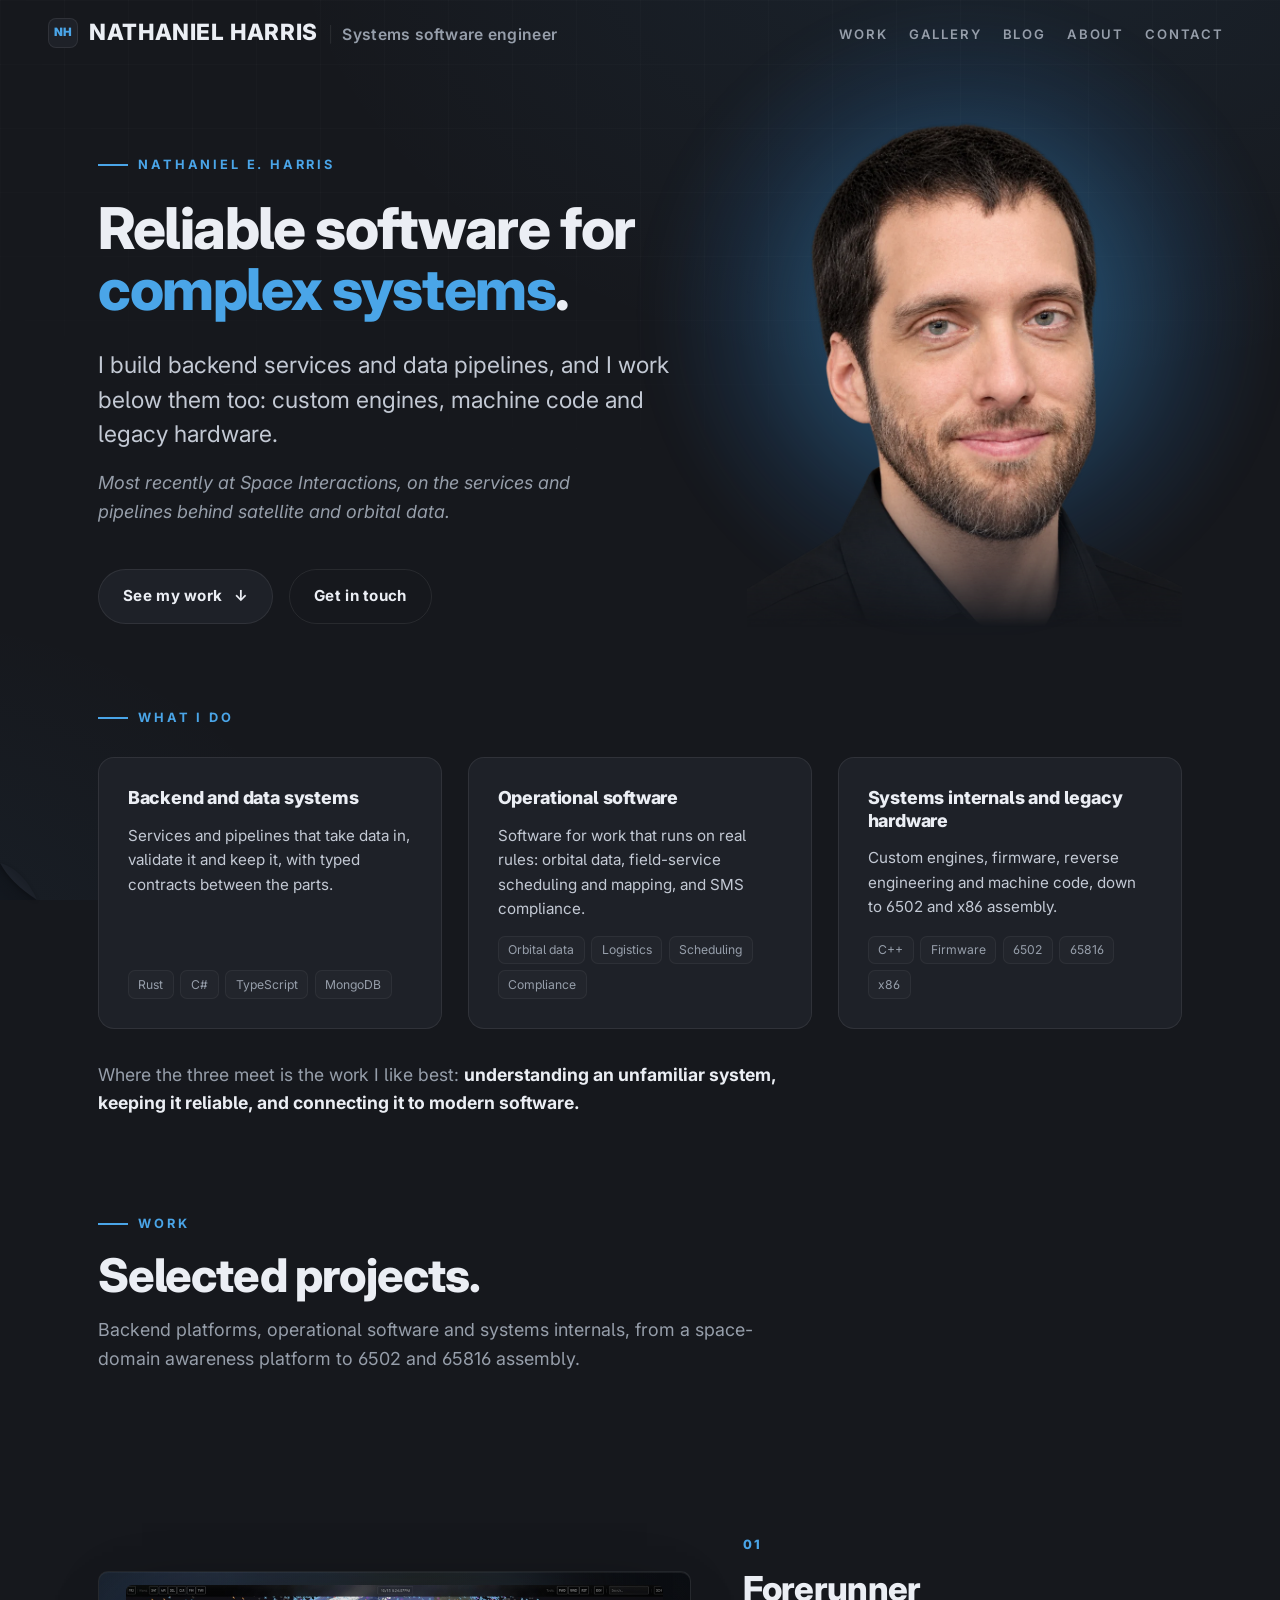
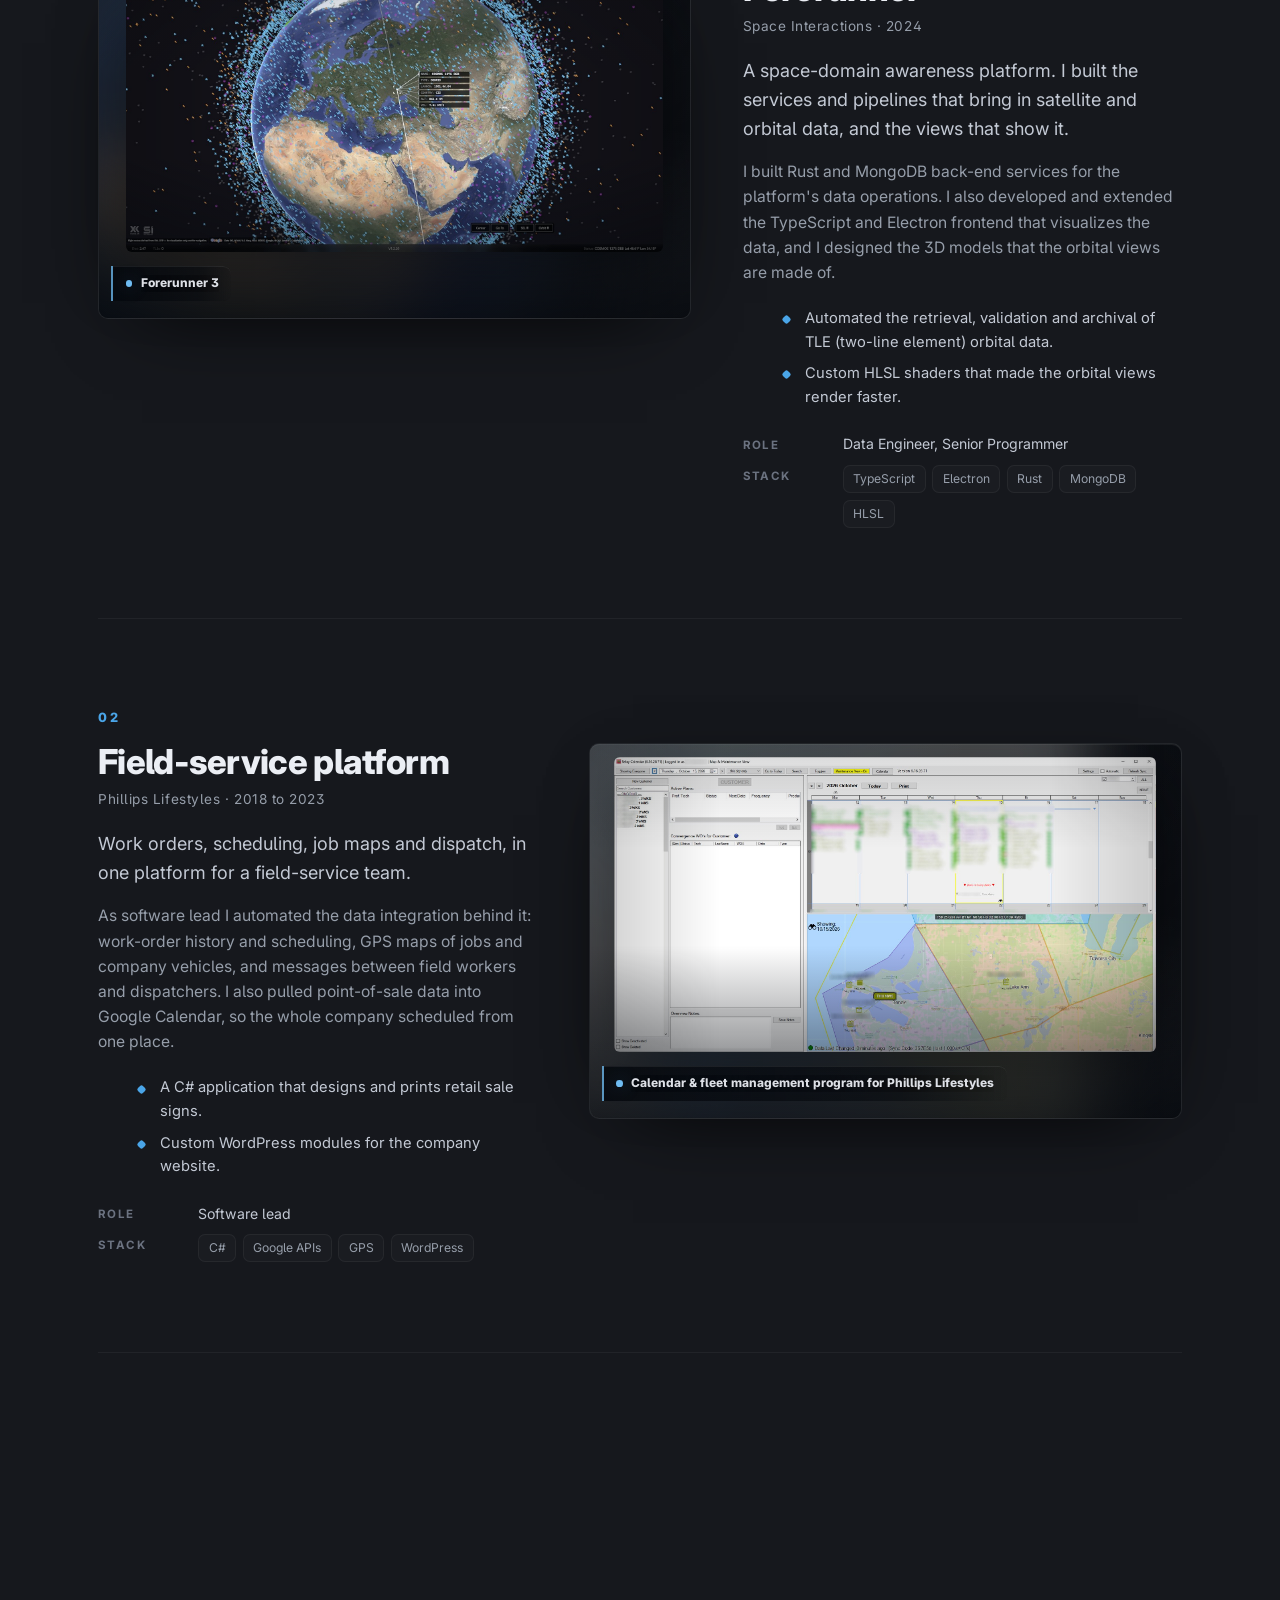
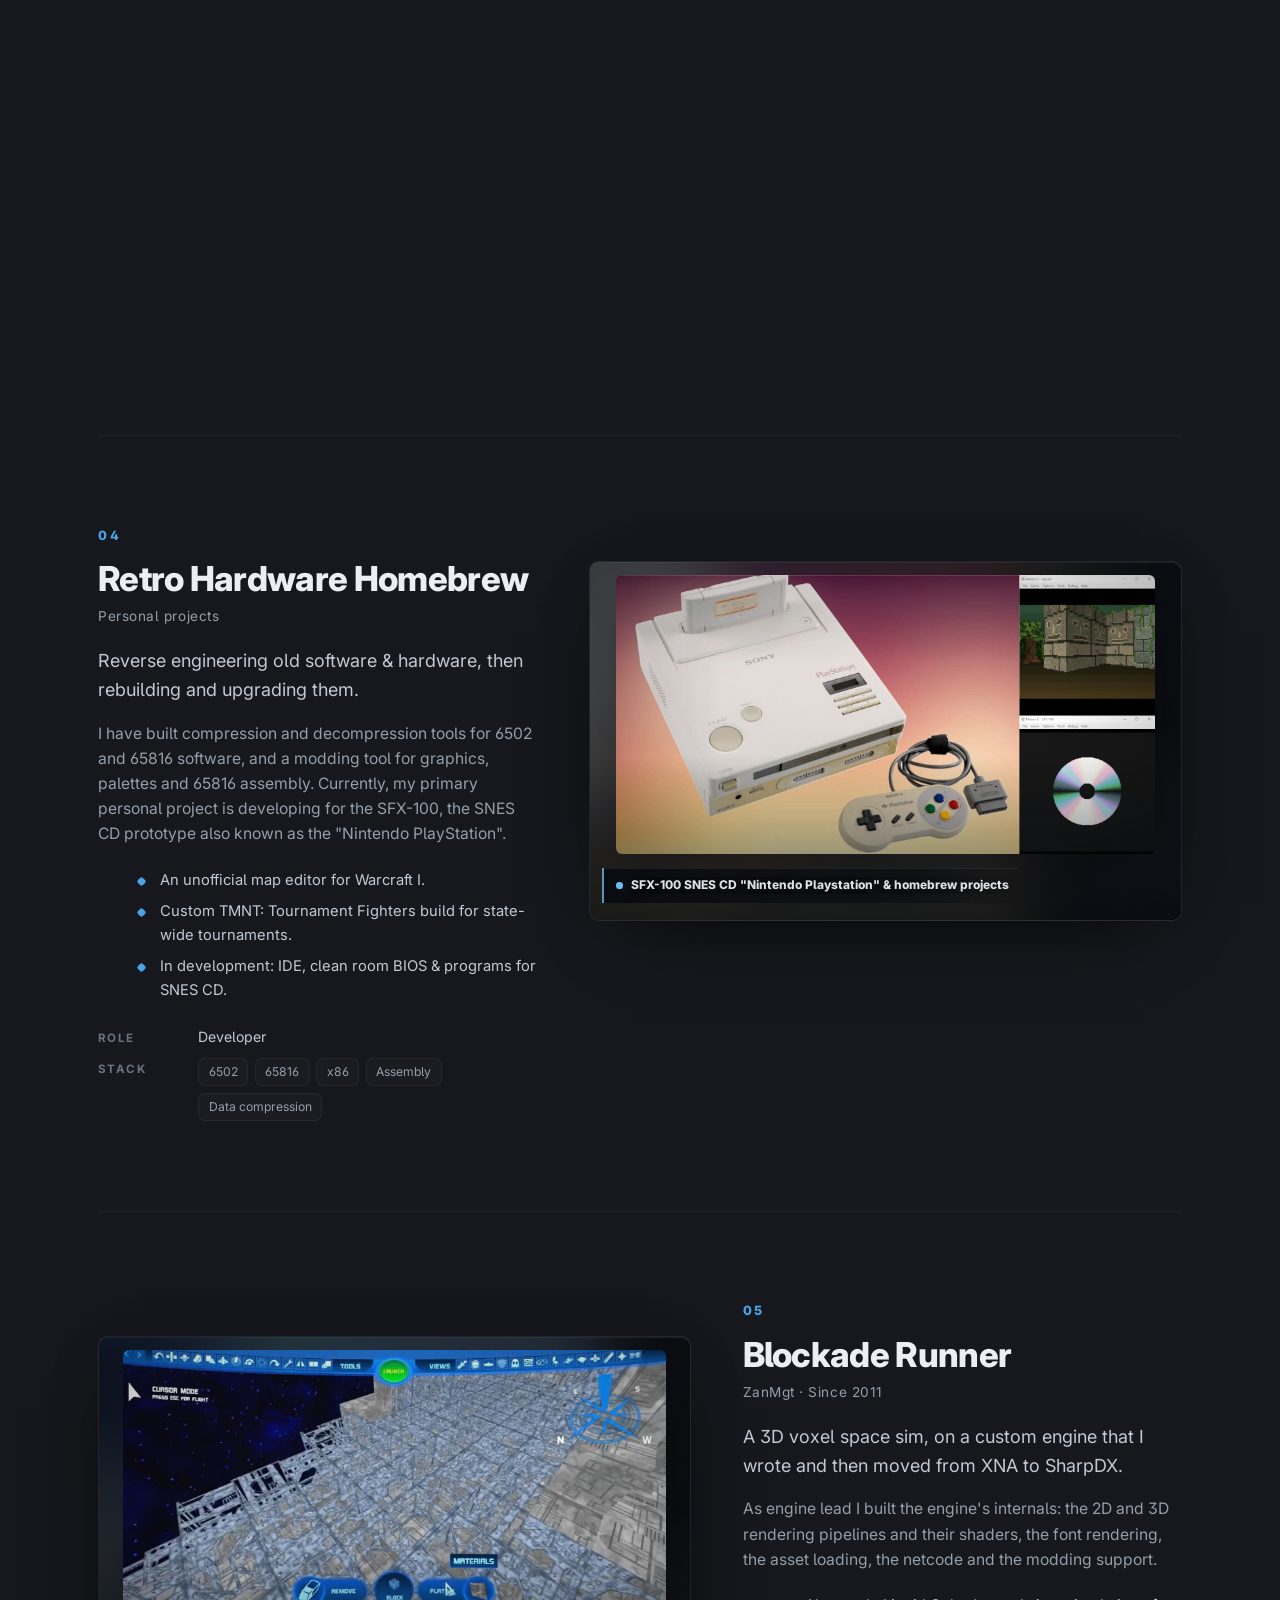
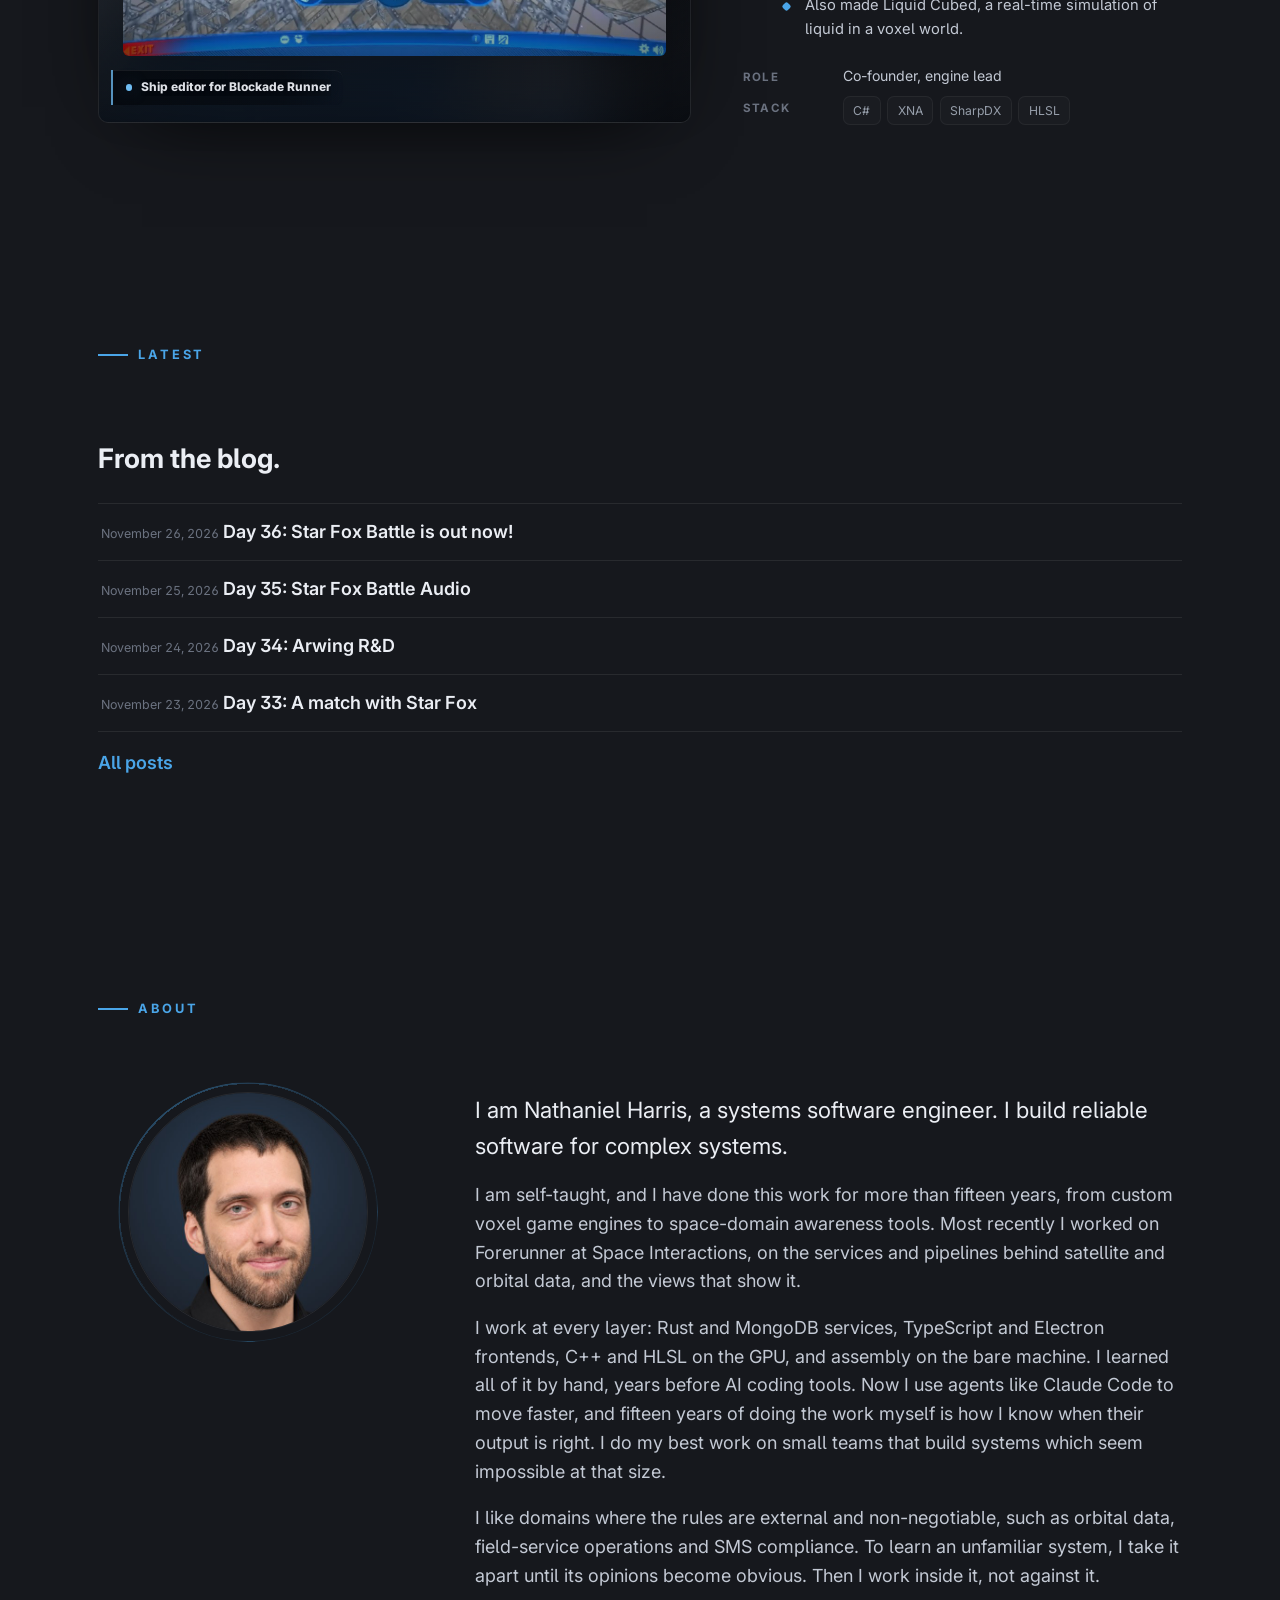
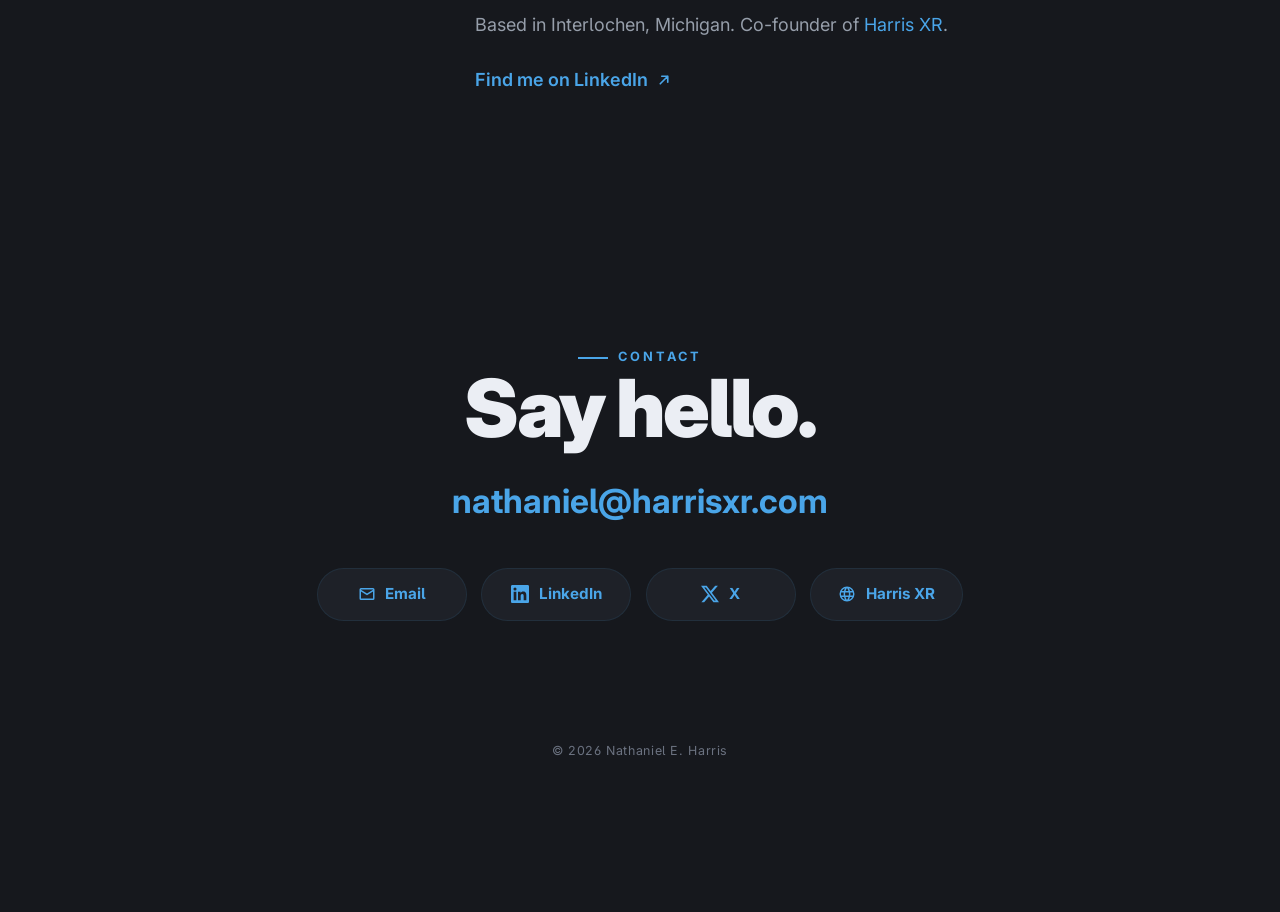
<file: index.html>
<!DOCTYPE html>
<!-- ============================================================
     index.html - the home page.

     Markup only. Style lives in the engine's engine.css and this site's
     site.css, and behavior lives in the engine's script trunks, loaded
     in a fixed order from the head.

     Copy the editor can change is fenced by [edit:slug] comment
     pairs, each wrapping exactly one element. Do not nest a pair
     more than one level deep, and do not put two elements inside
     one pair: the marker checker enforces both rules.

     Sections:
       1. HEAD AND META      5. WORK
       2. CHROME             6. LATEST FROM THE BLOG
       3. HERO               7. FOOTER
       4. WHAT I DO
     ============================================================ -->

<html lang="en">
<head>
  <!-- ============================================================
       1. HEAD AND META
       ------------------------------------------------------------
       This page's own title, canonical and social cards. Every page
       carries its own; they are not shared chrome.
       ============================================================ -->
  <meta charset="UTF-8" />
  <meta name="viewport" content="width=device-width, initial-scale=1.0" />

  <title>Nathaniel E. Harris · Systems software engineer</title>
  <meta name="description" content="Nathaniel E. Harris is a systems software engineer. He builds reliable backend services and data pipelines, and works down to engines, machine code and legacy hardware." />
  <meta name="author" content="Nathaniel E. Harris" />
  <meta name="theme-color" content="#16181d" />
  <link rel="canonical" href="https://nathanieleliasharris.com/" />
  <link rel="alternate" type="application/atom+xml" title="Nathaniel E. Harris - Blog" href="feed.xml" />

  <!-- Favicons -->
  <link rel="icon" href="favicon.svg" type="image/svg+xml" />
  <link rel="icon" href="favicon.ico" sizes="any" />
  <link rel="icon" type="image/png" sizes="32x32" href="favicon-32.png" />
  <link rel="icon" type="image/png" sizes="16x16" href="favicon-16.png" />
  <link rel="apple-touch-icon" sizes="180x180" href="apple-touch-icon.png" />

  <!-- Open Graph / social share -->
  <meta property="og:type" content="website" />
  <meta property="og:site_name" content="Nathaniel E. Harris" />
  <meta property="og:title" content="Nathaniel E. Harris · Systems software engineer" />
  <meta property="og:description" content="Nathaniel E. Harris is a systems software engineer. He builds reliable backend services and data pipelines, and works down to engines, machine code and legacy hardware." />
  <meta property="og:url" content="https://nathanieleliasharris.com/" />
  <meta property="og:image" content="https://nathanieleliasharris.com/og-image.png" />
  <meta property="og:image:width" content="1200" />
  <meta property="og:image:height" content="630" />
  <meta property="og:image:alt" content="Nathaniel E. Harris, systems software engineer." />

  <!-- Twitter / X -->
  <meta name="twitter:card" content="summary_large_image" />
  <meta name="twitter:title" content="Nathaniel E. Harris · Systems software engineer" />
  <meta name="twitter:description" content="Nathaniel E. Harris is a systems software engineer. He builds reliable backend services and data pipelines, and works down to engines, machine code and legacy hardware." />
  <meta name="twitter:image" content="https://nathanieleliasharris.com/og-image.png" />

  <!-- Inter via Google Fonts (with a robust system fallback in CSS) -->
  <link rel="preconnect" href="https://fonts.googleapis.com" />
  <link rel="preconnect" href="https://fonts.gstatic.com" crossorigin />
  <link href="https://fonts.googleapis.com/css2?family=Inter:ital,opsz,wght@0,14..32,400;0,14..32,500;0,14..32,600;0,14..32,700;0,14..32,800;0,14..32,900;1,14..32,400&display=swap" rel="stylesheet" />

  <!-- The engine's style first and this site's second, so this site's
       tokens set the theme. -->
  <link rel="stylesheet" href="libraries/harrisxrwebengine/engine.css" />
  <link rel="stylesheet" href="site.css" />

  <!-- The site's script, in a fixed order. defer keeps document order and runs
       each file after parsing, so every trunk sees the whole page.
       release.js names the engine release and creates window.AMH, the one
       namespace the trunks share, and site.config.js holds this site's
       facts. Both come first. The trunks are the engine's, in
       libraries/harrisxrwebengine/.
       imagesengine.js is the image engine. Every image the site takes in
       goes through it, so every page loads it, after work.js and before
       the trunks that call it.
       markdown.js is here for the deep dive, which is written in Markdown
       and carries its source. It comes before tool.js, which asks it to
       render. -->
  <script defer src="libraries/harrisxrwebengine/release.js"></script>
  <script defer src="site.config.js"></script>
  <script defer src="libraries/harrisxrwebengine/site.js"></script>
  <script defer src="libraries/harrisxrwebengine/work.js"></script>
  <script defer src="libraries/harrisxrwebengine/imagesengine.js"></script>
  <script defer src="libraries/harrisxrwebengine/markdown.js"></script>
  <script defer src="libraries/harrisxrwebengine/tool.js"></script>

  <!-- Graceful degradation: without JS the reveal animations never fire, so
       force all content visible.
       These rules stay inline. A <noscript> block applies only when scripting
       is off, and a linked stylesheet cannot carry that condition. -->
  <noscript>
    <style>
      .reveal, .reveal-hero > *, .hero .wrap > .eyebrow { opacity: 1 !important; transform: none !important; }
      .gallery:not(.is-ready) > img:first-of-type { display: block !important; }
    </style>
  </noscript>
</head>

<body>
  <!-- ============================================================
       2. CHROME
       ------------------------------------------------------------
       The scroll progress bar, the header, and the nav that doubles
       as the mobile drawer. site.js owns their state.

       The header is shared chrome: byte-identical on every managed
       page, and held to that by the suite. Its copy regions are
       shared too: an edit to one is written to every page that has
       it, in the same publish.
       ============================================================ -->
  <div class="progress" id="progress" aria-hidden="true"></div>

  <header class="site-header" id="header">
    <a class="brand" href="index.html#top" aria-label="Nathaniel Harris, home">
      <span class="mark" aria-hidden="true">NH</span>
      <span class="brand__name">
        <!--[edit:brand-title]-->
        <span class="brand__title full">NATHANIEL HARRIS</span>
        <!--[/edit:brand-title]-->
        <!--[edit:brand-sub]-->
        <span class="brand__sub">Systems software engineer</span>
        <!--[/edit:brand-sub]-->
      </span>
    </a>

    <button class="nav__toggle" id="navToggle" aria-label="Toggle navigation" aria-expanded="false" aria-controls="nav">
      <span></span><span></span><span></span>
    </button>

    <!-- A nav link names the page it points into, so the same bytes work on
         every page. site.js treats a link naming THIS page as an in-page
         anchor, and marks the item whose href is this page as current.
         "#contact" stays bare: every page has its own contact section. -->
    <nav class="nav" id="nav" aria-label="Primary">
      <div class="nav__links">
        <!--[edit:nav-work]-->
        <a href="index.html#work">Work</a>
        <!--[/edit:nav-work]-->
        <!--[edit:nav-gallery]-->
        <a href="gallery.html">Gallery</a>
        <!--[/edit:nav-gallery]-->
        <!--[edit:nav-blog]-->
        <a href="blog.html">Blog</a>
        <!--[/edit:nav-blog]-->
        <!--[edit:nav-about]-->
        <a href="about.html">About</a>
        <!--[/edit:nav-about]-->
        <!--[edit:nav-contact]-->
        <a href="#contact">Contact</a>
        <!--[/edit:nav-contact]-->
      </div>
    </nav>
  </header>

  <!-- dim scrim behind the mobile nav drawer -->
  <div class="nav-overlay" id="navOverlay" aria-hidden="true"></div>

  <main id="top">

    <!-- ============================================================
         3. HERO
         ------------------------------------------------------------
         The opening statement, the portrait, and the calls to see the
         work and to get in touch. The halo behind the portrait is
         decoration.
         ============================================================ -->
    <section class="hero" aria-label="Introduction">
      <div class="hero__stage" aria-hidden="true">
        <span class="hero__halo"></span>
      </div>

      <!-- The portrait sits outside .wrap so it can stand on the hero's
           floor. site.js watches .hero__portrait: once enough of it has
           scrolled under the header, the header takes its scrolled look. -->
      <img class="hero__portrait" src="img/nathaniel-hero.webp" width="920" height="1123"
           alt="Portrait of Nathaniel E. Harris." fetchpriority="high" decoding="async" />

      <div class="wrap">
        <!--[edit:hero-eyebrow]-->
        <span class="eyebrow">Nathaniel E. Harris</span>
        <!--[/edit:hero-eyebrow]-->
        <div class="hero__inner reveal-hero">
          <!--[edit:hero-h1]-->
          <h1>Reliable software for <span class="hl">complex systems</span>.</h1>
          <!--[/edit:hero-h1]-->
          <!--[edit:hero-sub]-->
          <p class="hero__sub">I build backend services and data pipelines, and I work below them too: custom engines, machine code and legacy hardware.</p>
          <!--[/edit:hero-sub]-->
          <!--[edit:hero-note]-->
          <p class="hero__note">Most recently at Space Interactions, on the services and pipelines behind satellite and orbital data.</p>
          <!--[/edit:hero-note]-->
          <div class="hero__cta">
            <!--[edit:hero-cta-work]-->
            <a class="btn" href="#work">See my work <span class="arrow" aria-hidden="true">↓</span></a>
            <!--[/edit:hero-cta-work]-->
            <!--[edit:hero-cta-contact]-->
            <a class="btn btn--ghost" href="#contact">Get in touch</a>
            <!--[/edit:hero-cta-contact]-->
          </div>
        </div>
      </div>
    </section>

    <!-- ============================================================
         4. WHAT I DO
         ------------------------------------------------------------
         The three kinds of work, side by side, and the line under
         them that names where the three meet. Copy only: the project
         cards in WORK are the evidence for each column.
         ============================================================ -->
    <section class="focus" id="focus" aria-label="What I do">
      <div class="wrap">
        <div class="section-head reveal">
          <!--[edit:focus-eyebrow]-->
          <span class="eyebrow">What I do</span>
          <!--[/edit:focus-eyebrow]-->
        </div>

        <div class="focus__grid">
          <article class="focus__col reveal">
            <!--[edit:focus-backend-title]-->
            <h3 class="focus__title">Backend and data systems</h3>
            <!--[/edit:focus-backend-title]-->
            <!--[edit:focus-backend-text]-->
            <p class="focus__text">Services and pipelines that take data in, validate it and keep it, with typed contracts between the parts.</p>
            <!--[/edit:focus-backend-text]-->
            <!--[edit:focus-backend-chips]-->
            <div class="chips"><span class="chip">Rust</span><span class="chip">C#</span><span class="chip">TypeScript</span><span class="chip">MongoDB</span></div>
            <!--[/edit:focus-backend-chips]-->
          </article>

          <article class="focus__col reveal d1">
            <!--[edit:focus-ops-title]-->
            <h3 class="focus__title">Operational software</h3>
            <!--[/edit:focus-ops-title]-->
            <!--[edit:focus-ops-text]-->
            <p class="focus__text">Software for work that runs on real rules: orbital data, field-service scheduling and mapping, and SMS compliance.</p>
            <!--[/edit:focus-ops-text]-->
            <!--[edit:focus-ops-chips]-->
            <div class="chips"><span class="chip">Orbital data</span><span class="chip">Logistics</span><span class="chip">Scheduling</span><span class="chip">Compliance</span></div>
            <!--[/edit:focus-ops-chips]-->
          </article>

          <article class="focus__col reveal d2">
            <!--[edit:focus-internals-title]-->
            <h3 class="focus__title">Systems internals and legacy hardware</h3>
            <!--[/edit:focus-internals-title]-->
            <!--[edit:focus-internals-text]-->
            <p class="focus__text">Custom engines, firmware, reverse engineering and machine code, down to 6502 and x86 assembly.</p>
            <!--[/edit:focus-internals-text]-->
            <!--[edit:focus-internals-chips]-->
            <div class="chips"><span class="chip">C++</span><span class="chip">Firmware</span><span class="chip">6502</span><span class="chip">65816</span><span class="chip">x86</span></div>
            <!--[/edit:focus-internals-chips]-->
          </article>
        </div>

        <!--[edit:focus-center]-->
        <p class="focus__center reveal">Where the three meet is the work I like best: <b>understanding an unfamiliar system, keeping it reliable, and connecting it to modern software.</b></p>
        <!--[/edit:focus-center]-->
      </div>
    </section>

    <!-- ============================================================
         5. WORK
         ------------------------------------------------------------
         One card for each project: a carousel, the copy, and the
         Role and Stack specs. work.js builds the carousels, and the
         editor treats each gallery as an image region.

         The cards are the engine's project list, [list:projects]:
         the editor's project form, New project and Duplicate work on
         them, and the form can add a deep dive to a card. The images
         are placeholders from img/seed/ until a photo replaces them.
         ============================================================ -->
    <section class="work" id="work" aria-label="Work">
      <div class="wrap">
        <div class="section-head reveal">
          <!--[edit:work-eyebrow]-->
          <span class="eyebrow">Work</span>
          <!--[/edit:work-eyebrow]-->
          <!--[edit:work-h2]-->
          <h2>Selected projects.</h2>
          <!--[/edit:work-h2]-->
          <!--[edit:work-intro]-->
          <p>Backend platforms, operational software and systems internals, from a space-domain awareness platform to 6502 and 65816 assembly.</p>
          <!--[/edit:work-intro]-->
        </div>

        <!--[list:projects]-->
        <!--[item:forerunner]-->
        <!-- ╔═══════════════════════════════════════════════════════════════╗
             ║  PROJECT · Forerunner                                         ║
             ╚═══════════════════════════════════════════════════════════════╝ -->
        <article class="project">
          <div class="project__media reveal">

            <!-- GALLERY · one <img> per photo (src, alt, optional data-caption).
                 Add or remove a photo = add or remove one <img> line below. -->
            <!--[edit:forerunner-gallery]-->
            <div class="gallery">
              <img src="img/work/forerunner-3-1kpwjg.jpg" loading="lazy"
                   srcset="img/work/forerunner-3-1kpwjg_sd.webp 480w, img/work/forerunner-3-1kpwjg.jpg 1604w"
                   sizes="(max-width: 880px) 84vw, (max-width: 1180px) 48vw, 562px"
                   width="1604"
                   height="800"
                   alt="forerunner 3"
                   data-caption="Forerunner 3"
                   data-sd="img/work/forerunner-3-1kpwjg_sd.webp"
                   data-original="img/work/forerunner-3-1kpwjg_original.png"
                   data-original-size="1604x800"
                   data-original-bytes="1939498" />
            </div>
            <!--[/edit:forerunner-gallery]-->

          </div>
          <div class="project__body reveal d1">

            <!-- NUMBER · automatic (01, 02…) · leave this span empty -->
            <span class="project__index"></span>

            <!--[edit:forerunner-title]-->
            <h3 class="project__title">Forerunner</h3>
            <!--[/edit:forerunner-title]-->

            <!--[edit:forerunner-meta]-->
            <p class="project__meta">Space Interactions · 2024</p>
            <!--[/edit:forerunner-meta]-->

            <!--[edit:forerunner-lead]-->
            <p class="project__lead">A space-domain awareness platform. I built the services and pipelines that bring in satellite and orbital data, and the views that show it.</p>
            <!--[/edit:forerunner-lead]-->

            <!--[edit:forerunner-desc]-->
            <p class="project__desc">I built Rust and MongoDB back-end services for the platform's data operations. I also developed and extended the TypeScript and Electron frontend that visualizes the data, and I designed the 3D models that the orbital views are made of.</p>
            <!--[/edit:forerunner-desc]-->

            <!-- OPTIONAL · stats · empty = auto-hidden -->
            <!--[edit:forerunner-stats]-->
            <div class="stats"></div>
            <!--[/edit:forerunner-stats]-->

            <!-- OPTIONAL · highlights · empty = auto-hidden -->
            <!--[edit:forerunner-highlights]-->
            <ul class="highlights">
              <li>Automated the retrieval, validation and archival of TLE (two-line element) orbital data.</li>
              <li>Custom HLSL shaders that made the orbital views render faster.</li>
            </ul>
            <!--[/edit:forerunner-highlights]-->

            <!-- SPECS · the engine's form names these two Role and Stack -->
            <div class="specs">
              <!--[edit:forerunner-spec-role]-->
              <div class="spec"><dt>Role</dt><dd>Data Engineer, Senior Programmer</dd></div>
              <!--[/edit:forerunner-spec-role]-->
              <!--[edit:forerunner-spec-stack]-->
              <div class="spec"><dt>Stack</dt><dd><span class="chips"><span class="chip">TypeScript</span><span class="chip">Electron</span><span class="chip">Rust</span><span class="chip">MongoDB</span><span class="chip">HLSL</span></span></dd></div>
              <!--[/edit:forerunner-spec-stack]-->
            </div>

          </div>
        </article>
        <!-- ╚═══════════════ END · Forerunner ═══════════════╝ -->
        <!--[/item:forerunner]-->

        <!--[item:fieldservice]-->
        <!-- ╔═══════════════════════════════════════════════════════════════╗
             ║  PROJECT · Field-service platform                             ║
             ╚═══════════════════════════════════════════════════════════════╝ -->
        <article class="project">
          <div class="project__media reveal">

            <!-- GALLERY · one <img> per photo (src, alt, optional data-caption).
                 Add or remove a photo = add or remove one <img> line below. -->
            <!--[edit:fieldservice-gallery]-->
            <div class="gallery">
              <img src="img/work/relay-calendar-9lcasz.jpg" loading="lazy"
                   srcset="img/work/relay-calendar-9lcasz_sd.webp 480w, img/work/relay-calendar-9lcasz.jpg 1905w"
                   sizes="(max-width: 880px) 84vw, (max-width: 1180px) 48vw, 562px"
                   width="1905"
                   height="1035"
                   alt="relay calendar"
                   data-caption="Calendar &amp; fleet management program for Phillips Lifestyles"
                   data-sd="img/work/relay-calendar-9lcasz_sd.webp"
                   data-original="img/work/relay-calendar-9lcasz_original.png"
                   data-original-size="1905x1035"
                   data-original-bytes="1041016" />
            </div>
            <!--[/edit:fieldservice-gallery]-->

          </div>
          <div class="project__body reveal d1">

            <!-- NUMBER · automatic (01, 02…) · leave this span empty -->
            <span class="project__index"></span>

            <!--[edit:fieldservice-title]-->
            <h3 class="project__title">Field-service platform</h3>
            <!--[/edit:fieldservice-title]-->

            <!--[edit:fieldservice-meta]-->
            <p class="project__meta">Phillips Lifestyles · 2018 to 2023</p>
            <!--[/edit:fieldservice-meta]-->

            <!--[edit:fieldservice-lead]-->
            <p class="project__lead">Work orders, scheduling, job maps and dispatch, in one platform for a field-service team.</p>
            <!--[/edit:fieldservice-lead]-->

            <!--[edit:fieldservice-desc]-->
            <p class="project__desc">As software lead I automated the data integration behind it: work-order history and scheduling, GPS maps of jobs and company vehicles, and messages between field workers and dispatchers. I also pulled point-of-sale data into Google Calendar, so the whole company scheduled from one place.</p>
            <!--[/edit:fieldservice-desc]-->

            <!-- OPTIONAL · stats · empty = auto-hidden -->
            <!--[edit:fieldservice-stats]-->
            <div class="stats"></div>
            <!--[/edit:fieldservice-stats]-->

            <!-- OPTIONAL · highlights · empty = auto-hidden -->
            <!--[edit:fieldservice-highlights]-->
            <ul class="highlights">
              <li>A C# application that designs and prints retail sale signs.</li>
              <li>Custom WordPress modules for the company website.</li>
            </ul>
            <!--[/edit:fieldservice-highlights]-->

            <!-- SPECS · the engine's form names these two Role and Stack -->
            <div class="specs">
              <!--[edit:fieldservice-spec-role]-->
              <div class="spec"><dt>Role</dt><dd>Software lead</dd></div>
              <!--[/edit:fieldservice-spec-role]-->
              <!--[edit:fieldservice-spec-stack]-->
              <div class="spec"><dt>Stack</dt><dd><span class="chips"><span class="chip">C#</span><span class="chip">Google APIs</span><span class="chip">GPS</span><span class="chip">WordPress</span></span></dd></div>
              <!--[/edit:fieldservice-spec-stack]-->
            </div>

          </div>
        </article>
        <!-- ╚═══════════════ END · Field-service platform ═══════════════╝ -->
        <!--[/item:fieldservice]-->

        <!--[item:relay]-->
        <!-- ╔═══════════════════════════════════════════════════════════════╗
             ║  PROJECT · Relay and RelayPing                                ║
             ╚═══════════════════════════════════════════════════════════════╝ -->
        <article class="project">
          <div class="project__media reveal">

            <!-- GALLERY · one <img> per photo (src, alt, optional data-caption).
                 Add or remove a photo = add or remove one <img> line below. -->
            <!--[edit:relay-gallery]-->
            <div class="gallery">
              <img src="img/work/relay-program-iczie3.jpg" loading="lazy"
                   srcset="img/work/relay-program-iczie3_sd.webp 480w, img/work/relay-program-iczie3.jpg 1536w"
                   sizes="(max-width: 880px) 84vw, (max-width: 1180px) 48vw, 562px"
                   width="1536"
                   height="1024"
                   alt="relay program"
                   data-caption="Relay middleware program connects Point of Sale, calendar &amp; communication"
                   data-sd="img/work/relay-program-iczie3_sd.webp"
                   data-original="img/work/relay-program-iczie3_original.png"
                   data-original-size="1536x1024"
                   data-original-bytes="1142060" />
            </div>
            <!--[/edit:relay-gallery]-->

          </div>
          <div class="project__body reveal d1">

            <!-- NUMBER · automatic (01, 02…) · leave this span empty -->
            <span class="project__index"></span>

            <!--[edit:relay-title]-->
            <h3 class="project__title">Relay and RelayPing</h3>
            <!--[/edit:relay-title]-->

            <!--[edit:relay-meta]-->
            <p class="project__meta">Harris XR · Since 2023</p>
            <!--[/edit:relay-meta]-->

            <!--[edit:relay-lead]-->
            <p class="project__lead">Data-integration and automation tools that small businesses run on every day, and a network monitor with its own iOS app.</p>
            <!--[/edit:relay-lead]-->

            <!--[edit:relay-desc]-->
            <p class="project__desc">The Relay suite is in daily production use at a regional appliance-service company. RelayPing watches networks and reports to an iOS app that is in production, and a custom data-compression scheme keeps the bandwidth it needs low.</p>
            <!--[/edit:relay-desc]-->

            <!-- OPTIONAL · stats · empty = auto-hidden -->
            <!--[edit:relay-stats]-->
            <div class="stats"></div>
            <!--[/edit:relay-stats]-->

            <!-- OPTIONAL · highlights · empty = auto-hidden -->
            <!--[edit:relay-highlights]-->
            <ul class="highlights">
              <li>An interactive SMS texting platform, built to the carrier rules in the CTIA guidelines.</li>
            </ul>
            <!--[/edit:relay-highlights]-->

            <!-- SPECS · the engine's form names these two Role and Stack -->
            <div class="specs">
              <!--[edit:relay-spec-role]-->
              <div class="spec"><dt>Role</dt><dd>Co-founder, lead programmer</dd></div>
              <!--[/edit:relay-spec-role]-->
              <!--[edit:relay-spec-stack]-->
              <div class="spec"><dt>Stack</dt><dd><span class="chips"><span class="chip">iOS</span><span class="chip">REST APIs</span><span class="chip">SMS</span><span class="chip">Data compression</span></span></dd></div>
              <!--[/edit:relay-spec-stack]-->
            </div>

          </div>
        </article>
        <!-- ╚═══════════════ END · Relay and RelayPing ═══════════════╝ -->
        <!--[/item:relay]-->

        <!--[item:retro]-->
        <!-- ╔═══════════════════════════════════════════════════════════════╗
             ║  PROJECT · Reverse engineering                                ║
             ╚═══════════════════════════════════════════════════════════════╝ -->
        <article class="project">
          <div class="project__media reveal">

            <!-- GALLERY · one <img> per photo (src, alt, optional data-caption).
                 Add or remove a photo = add or remove one <img> line below. -->
            <!--[edit:retro-gallery]-->
            <div class="gallery">
              <img src="img/work/retro-console-homebrew-c7a1b5.jpg" loading="lazy"
                   srcset="img/work/retro-console-homebrew-c7a1b5_sd.webp 480w, img/work/retro-console-homebrew-c7a1b5.jpg 1600w"
                   sizes="(max-width: 880px) 84vw, (max-width: 1180px) 48vw, 562px"
                   width="1600"
                   height="829"
                   alt="retro console homebrew"
                   data-caption="SFX-100 SNES CD &quot;Nintendo Playstation&quot; &amp; homebrew projects"
                   data-sd="img/work/retro-console-homebrew-c7a1b5_sd.webp"
                   data-original="img/work/retro-console-homebrew-c7a1b5_original.png"
                   data-original-size="1600x829"
                   data-original-bytes="1100730" />
            </div>
            <!--[/edit:retro-gallery]-->

          </div>
          <div class="project__body reveal d1">

            <!-- NUMBER · automatic (01, 02…) · leave this span empty -->
            <span class="project__index"></span>

            <!--[edit:retro-title]-->
            <h3 class="project__title">Retro Hardware Homebrew</h3>
            <!--[/edit:retro-title]-->

            <!--[edit:retro-meta]-->
            <p class="project__meta">Personal projects</p>
            <!--[/edit:retro-meta]-->

            <!--[edit:retro-lead]-->
            <p class="project__lead">Reverse engineering old software &amp; hardware, then rebuilding and upgrading them.</p>
            <!--[/edit:retro-lead]-->

            <!--[edit:retro-desc]-->
            <p class="project__desc">I have built compression and decompression tools for 6502 and 65816 software, and a modding tool for graphics, palettes and 65816 assembly. Currently, my primary personal project is developing for the SFX-100, the SNES CD prototype also known as the "Nintendo PlayStation".</p>
            <!--[/edit:retro-desc]-->

            <!-- OPTIONAL · stats · empty = auto-hidden -->
            <!--[edit:retro-stats]-->
            <div class="stats"></div>
            <!--[/edit:retro-stats]-->

            <!-- OPTIONAL · highlights · empty = auto-hidden -->
            <!--[edit:retro-highlights]-->
            <ul class="highlights">
              <li>An unofficial map editor for Warcraft I.</li>
              <li>Custom TMNT: Tournament Fighters build for state-wide tournaments.</li>
              <li>In development: IDE, clean room BIOS &amp; programs for SNES CD.</li>
            </ul>
            <!--[/edit:retro-highlights]-->

            <!-- SPECS · the engine's form names these two Role and Stack -->
            <div class="specs">
              <!--[edit:retro-spec-role]-->
              <div class="spec"><dt>Role</dt><dd>Developer</dd></div>
              <!--[/edit:retro-spec-role]-->
              <!--[edit:retro-spec-stack]-->
              <div class="spec"><dt>Stack</dt><dd><span class="chips"><span class="chip">6502</span><span class="chip">65816</span><span class="chip">x86</span><span class="chip">Assembly</span><span class="chip">Data compression</span></span></dd></div>
              <!--[/edit:retro-spec-stack]-->
            </div>

          </div>
        </article>
        <!-- ╚═══════════════ END · Reverse engineering ═══════════════╝ -->
        <!--[/item:retro]-->

        <!--[item:blockade]-->
        <!-- ╔═══════════════════════════════════════════════════════════════╗
             ║  PROJECT · Blockade Runner                                    ║
             ╚═══════════════════════════════════════════════════════════════╝ -->
        <article class="project">
          <div class="project__media reveal">

            <!-- GALLERY · one <img> per photo (src, alt, optional data-caption).
                 Add or remove a photo = add or remove one <img> line below. -->
            <!--[edit:blockade-gallery]-->
            <div class="gallery">
              <img src="img/work/blockade-runner-lmct5n.jpg" loading="lazy"
                   srcset="img/work/blockade-runner-lmct5n_sd.webp 480w, img/work/blockade-runner-lmct5n.jpg 1600w"
                   sizes="(max-width: 880px) 84vw, (max-width: 1180px) 48vw, 562px"
                   width="1600"
                   height="900"
                   alt="blockade runner"
                   data-caption="Ship editor for Blockade Runner"
                   data-sd="img/work/blockade-runner-lmct5n_sd.webp"
                   data-original="img/work/blockade-runner-lmct5n_original.png"
                   data-original-size="1600x900"
                   data-original-bytes="3004684" />
            </div>
            <!--[/edit:blockade-gallery]-->

          </div>
          <div class="project__body reveal d1">

            <!-- NUMBER · automatic (01, 02…) · leave this span empty -->
            <span class="project__index"></span>

            <!--[edit:blockade-title]-->
            <h3 class="project__title">Blockade Runner</h3>
            <!--[/edit:blockade-title]-->

            <!--[edit:blockade-meta]-->
            <p class="project__meta">ZanMgt · Since 2011</p>
            <!--[/edit:blockade-meta]-->

            <!--[edit:blockade-lead]-->
            <p class="project__lead">A 3D voxel space sim, on a custom engine that I wrote and then moved from XNA to SharpDX.</p>
            <!--[/edit:blockade-lead]-->

            <!--[edit:blockade-desc]-->
            <p class="project__desc">As engine lead I built the engine's internals: the 2D and 3D rendering pipelines and their shaders, the font rendering, the asset loading, the netcode and the modding support.</p>
            <!--[/edit:blockade-desc]-->

            <!-- OPTIONAL · stats · empty = auto-hidden -->
            <!--[edit:blockade-stats]-->
            <div class="stats"></div>
            <!--[/edit:blockade-stats]-->

            <!-- OPTIONAL · highlights · empty = auto-hidden -->
            <!--[edit:blockade-highlights]-->
            <ul class="highlights">
              <li>Also made Liquid Cubed, a real-time simulation of liquid in a voxel world.</li>
            </ul>
            <!--[/edit:blockade-highlights]-->

            <!-- SPECS · the engine's form names these two Role and Stack -->
            <div class="specs">
              <!--[edit:blockade-spec-role]-->
              <div class="spec"><dt>Role</dt><dd>Co-founder, engine lead</dd></div>
              <!--[/edit:blockade-spec-role]-->
              <!--[edit:blockade-spec-stack]-->
              <div class="spec"><dt>Stack</dt><dd><span class="chips"><span class="chip">C#</span><span class="chip">XNA</span><span class="chip">SharpDX</span><span class="chip">HLSL</span></span></dd></div>
              <!--[/edit:blockade-spec-stack]-->
            </div>

          </div>
        </article>
        <!-- ╚═══════════════ END · Blockade Runner ═══════════════╝ -->
        <!--[/item:blockade]-->
        <!--[/list:projects]-->

      </div>
    </section>

    <!-- ============================================================
         6. LATEST FROM THE BLOG
         ------------------------------------------------------------
         The list inside is machine-owned. The publisher writes it from
         the blog manifest on every publish that changes it, so it can
         never disagree with the blog. data-ced="generated" makes the
         editor open it read-only and name its owner.

         Static HTML on purpose. No fetch and no script, so it is there
         for a crawler and for a reader with scripting off.
         ============================================================ -->
    <section class="latest" id="latest" aria-label="Latest from the blog">
      <div class="wrap">
        <div class="section-head reveal">
          <!--[edit:latest-eyebrow]-->
          <span class="eyebrow">Latest</span>
          <!--[/edit:latest-eyebrow]-->
        </div>
        <!--[edit:latest-h2]-->
        <h2>From the blog.</h2>
        <!--[/edit:latest-h2]-->
        <!--[edit:blog-highlights]-->
        <div class="latest__list reveal d1" data-ced="generated">
          <a class="latest__item" href="blog/2611.html?post=p0029#p0029">
            <time datetime="2026-11-26">November 26, 2026</time>
            <span class="latest__title">Day 36: Star Fox Battle is out now!</span>
          </a>
          <a class="latest__item" href="blog/2611.html?post=p0028#p0028">
            <time datetime="2026-11-25">November 25, 2026</time>
            <span class="latest__title">Day 35: Star Fox Battle Audio</span>
          </a>
          <a class="latest__item" href="blog/2611.html?post=p0027#p0027">
            <time datetime="2026-11-24">November 24, 2026</time>
            <span class="latest__title">Day 34: Arwing R&amp;D</span>
          </a>
          <a class="latest__item" href="blog/2611.html?post=p0026#p0026">
            <time datetime="2026-11-23">November 23, 2026</time>
            <span class="latest__title">Day 33: A match with Star Fox</span>
          </a>
          <a class="textlink latest__all" href="blog.html">All posts</a>
        </div>
        <!--[/edit:blog-highlights]-->
      </div>
    </section>

  </main>

  <!-- ============================================================
       7. FOOTER
       ------------------------------------------------------------
       About and Contact, which close every page. Shared chrome,
       like the header: byte-identical on every managed page, and
       held to that by the suite. Its copy regions are shared, so an
       edit to one is written to every page. A month page carries
       the same bytes, taken from blog.html when the blog is
       published or rebuilt.
       ============================================================ -->
  <footer class="site-footer">
    <section class="about" id="about" aria-label="About Nathaniel">
      <div class="wrap">
        <div class="section-head reveal"><!--[edit:about-eyebrow]--><span class="eyebrow">About</span><!--[/edit:about-eyebrow]--></div>
        <div class="about__grid">
          <div class="reveal">
            <div class="portrait">
              <img src="img/nathaniel-portrait.jpg" width="512" height="512"
                   alt="Nathaniel E. Harris." loading="lazy" />
            </div>
          </div>
          <div class="about__body reveal d1">
            <!--[edit:about-lede]-->
            <p class="lede">I am Nathaniel Harris, a systems software engineer. I build reliable software for complex systems.</p>
            <!--[/edit:about-lede]-->
            <!--[edit:about-p1]-->
            <p>I am self-taught, and I have done this work for more than fifteen years, from custom voxel game engines to space-domain awareness tools. Most recently I worked on Forerunner at Space Interactions, on the services and pipelines behind satellite and orbital data, and the views that show it.</p>
            <!--[/edit:about-p1]-->
            <!--[edit:about-p2]-->
            <p>I work at every layer: Rust and MongoDB services, TypeScript and Electron frontends, C++ and HLSL on the GPU, and assembly on the bare machine. I learned all of it by hand, years before AI coding tools. Now I use agents like Claude Code to move faster, and fifteen years of doing the work myself is how I know when their output is right. I do my best work on small teams that build systems which seem impossible at that size.</p>
            <!--[/edit:about-p2]-->
            <!--[edit:about-p3]-->
            <p>I like domains where the rules are external and non-negotiable, such as orbital data, field-service operations and SMS compliance. To learn an unfamiliar system, I take it apart until its opinions become obvious. Then I work inside it, not against it.</p>
            <!--[/edit:about-p3]-->
            <!--[edit:about-place]-->
            <p class="place">Based in Interlochen, Michigan. Co-founder of <a href="https://harrisxr.com" target="_blank" rel="noopener">Harris XR</a>.</p>
            <!--[/edit:about-place]-->
            <!--[edit:about-link]-->
            <a class="textlink" href="https://www.linkedin.com/in/nathanieleliasharris/" target="_blank" rel="noopener">
              Find me on LinkedIn
              <svg viewBox="0 0 24 24" fill="none" stroke="currentColor" stroke-width="2.2" stroke-linecap="round" stroke-linejoin="round" aria-hidden="true"><path d="M7 17 17 7M9 7h8v8"/></svg>
            </a>
            <!--[/edit:about-link]-->
          </div>
        </div>
      </div>
    </section>

    <section class="contact" id="contact" aria-label="Contact">
      <div class="wrap">
        <div class="reveal">
          <!--[edit:contact-eyebrow]-->
          <span class="eyebrow eyebrow--center">Contact</span>
          <!--[/edit:contact-eyebrow]-->
          <!--[edit:contact-h2]-->
          <h2>Say hello.</h2>
          <!--[/edit:contact-h2]-->
          <!--[edit:contact-email]-->
          <a class="email" href="mailto:nathaniel@harrisxr.com">nathaniel@harrisxr.com</a>
          <!--[/edit:contact-email]-->
        </div>
        <div class="contact__actions reveal d1">
          <div class="contact__row">
            <!--[edit:contact-btn-email]-->
            <a class="contact-btn contact-btn--call" href="mailto:nathaniel@harrisxr.com" aria-label="Email Nathaniel">
              <svg viewBox="0 0 24 24" aria-hidden="true"><path d="M4 4h16a2 2 0 0 1 2 2v12a2 2 0 0 1-2 2H4a2 2 0 0 1-2-2V6a2 2 0 0 1 2-2zm0 2v.4l8 5 8-5V6H4zm16 2.7-7.47 4.67a1 1 0 0 1-1.06 0L4 8.7V18h16V8.7z"/></svg>
              Email
            </a>
            <!--[/edit:contact-btn-email]-->
            <!--[edit:contact-btn-linkedin]-->
            <a class="contact-btn contact-btn--call" href="https://www.linkedin.com/in/nathanieleliasharris/" target="_blank" rel="noopener" aria-label="Nathaniel on LinkedIn">
              <svg viewBox="0 0 24 24" aria-hidden="true"><path d="M20.45 20.45h-3.56v-5.57c0-1.33-.02-3.04-1.85-3.04-1.85 0-2.14 1.45-2.14 2.94v5.67H9.35V9h3.41v1.56h.05c.48-.9 1.64-1.85 3.37-1.85 3.6 0 4.27 2.37 4.27 5.46v6.28zM5.34 7.43a2.06 2.06 0 1 1 0-4.13 2.06 2.06 0 0 1 0 4.13zM7.12 20.45H3.56V9h3.56v11.45zM22.22 0H1.77C.79 0 0 .77 0 1.73v20.54C0 23.23.79 24 1.77 24h20.45c.98 0 1.78-.77 1.78-1.73V1.73C24 .77 23.2 0 22.22 0z"/></svg>
              LinkedIn
            </a>
            <!--[/edit:contact-btn-linkedin]-->
            <!--[edit:contact-btn-x]-->
            <a class="contact-btn contact-btn--call" href="https://x.com/EnigamiCH3_4" target="_blank" rel="noopener" aria-label="Nathaniel on X">
              <svg viewBox="0 0 24 24" aria-hidden="true"><path d="M18.9 1.15h3.68l-8.04 9.19L24 22.85h-7.41l-5.8-7.58-6.64 7.58H.47l8.6-9.83L0 1.15h7.59l5.24 6.93 6.07-6.93zm-1.29 19.5h2.04L6.49 3.24H4.3l13.32 17.41z"/></svg>
              X
            </a>
            <!--[/edit:contact-btn-x]-->
            <!--[edit:contact-btn-site]-->
            <a class="contact-btn contact-btn--call" href="https://harrisxr.com" target="_blank" rel="noopener" aria-label="The Harris XR website">
              <svg viewBox="0 0 24 24" aria-hidden="true"><path d="M12 2a10 10 0 1 0 0 20 10 10 0 0 0 0-20zm6.93 6h-2.95a15.65 15.65 0 0 0-1.38-3.56A8.03 8.03 0 0 1 18.93 8zM12 4.04c.83 1.2 1.48 2.53 1.91 3.96h-3.82c.43-1.43 1.08-2.76 1.91-3.96zM4.26 14C4.1 13.36 4 12.69 4 12s.1-1.36.26-2h3.38c-.08.66-.14 1.32-.14 2s.06 1.34.14 2H4.26zm.82 2h2.95c.32 1.25.78 2.45 1.38 3.56A7.99 7.99 0 0 1 5.08 16zm2.95-8H5.08a7.99 7.99 0 0 1 4.33-3.56A15.65 15.65 0 0 0 8.03 8zM12 19.96c-.83-1.2-1.48-2.53-1.91-3.96h3.82c-.43 1.43-1.08 2.76-1.91 3.96zM14.34 14H9.66c-.09-.66-.16-1.32-.16-2s.07-1.35.16-2h4.68c.09.65.16 1.32.16 2s-.07 1.34-.16 2zm.25 5.56c.6-1.11 1.06-2.31 1.38-3.56h2.95a8.03 8.03 0 0 1-4.33 3.56zM16.36 14c.08-.66.14-1.32.14-2s-.06-1.34-.14-2h3.38c.16.64.26 1.31.26 2s-.1 1.36-.26 2h-3.38z"/></svg>
              Harris XR
            </a>
            <!--[/edit:contact-btn-site]-->
          </div>
        </div>
      </div>

      <!--[edit:endbar]-->
      <div class="endbar">© 2026 Nathaniel E. Harris</div>
      <!--[/edit:endbar]-->
    </section>
  </footer>

  <!-- ╔══════════════════════════════════════════════════════════════════════╗
       ║  BUILT-IN EDITOR · press the corner mark, or run edit() in the       ║
       ║  console. Copy regions are fenced by [edit:slug] comment pairs, and  ║
       ║  the engine's guide is libraries/harrisxrwebengine/README.md.        ║
       ╚══════════════════════════════════════════════════════════════════════╝ -->
</body>
</html>
</file>
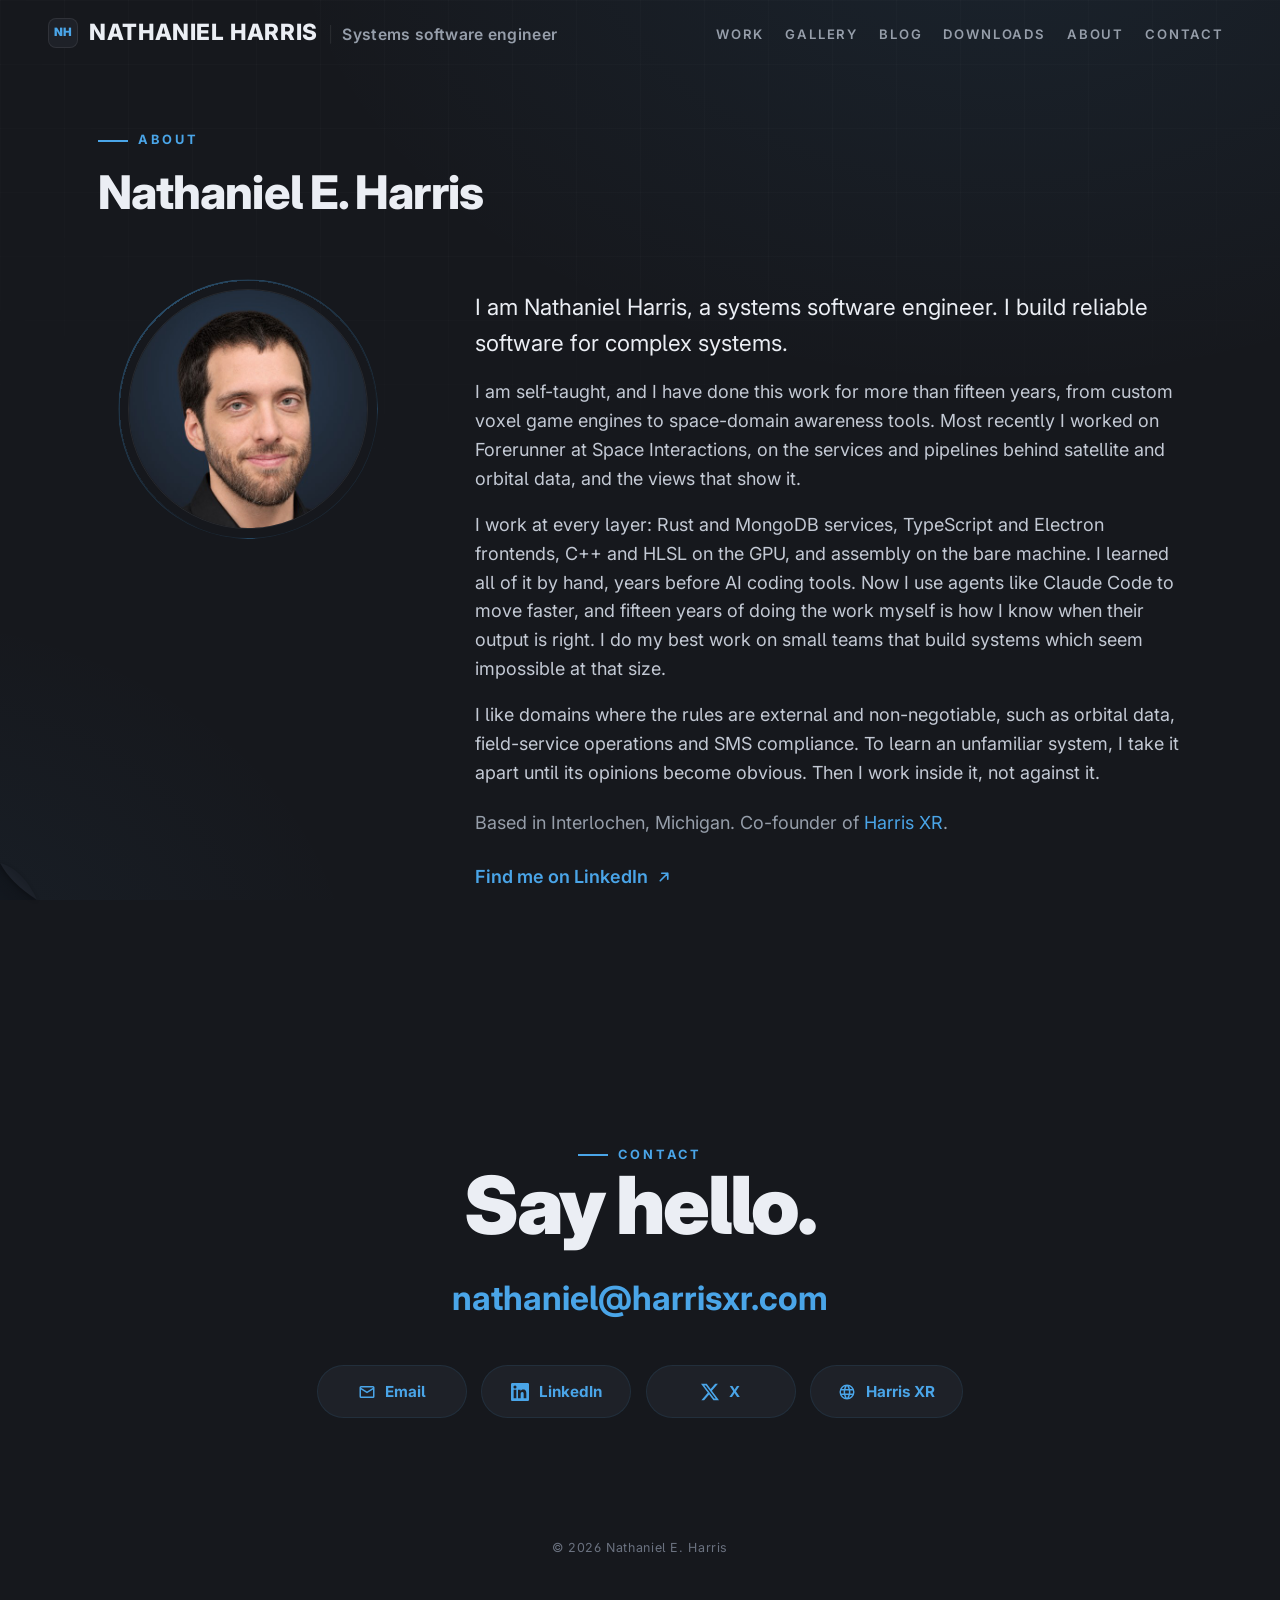
<file: about.html>
<!DOCTYPE html>
<!-- ============================================================
     about.html - the About page.

     Markup only. Style lives in the engine's engine.css and this site's
     site.css, and behavior lives in the engine's script trunks, loaded
     in a fixed order from the head.

     Copy the editor can change is fenced by [edit:slug] comment
     pairs, each wrapping exactly one element. Do not nest a pair
     more than one level deep, and do not put two elements inside
     one pair: the marker checker enforces both rules.

     Sections:
       1. HEAD AND META      3. INTRO
       2. CHROME             4. FOOTER

     The About itself is in the site footer, which every page
     carries. This page puts its own heading over that footer, so
     the About has an address of its own.
     ============================================================ -->

<html lang="en">
<head>
  <!-- ============================================================
       1. HEAD AND META
       ------------------------------------------------------------
       This page's own title, canonical and social cards. Every page
       carries its own; they are not shared chrome.
       ============================================================ -->
  <meta charset="UTF-8" />
  <meta name="viewport" content="width=device-width, initial-scale=1.0" />

  <title>About · Nathaniel E. Harris</title>
  <meta name="description" content="About Nathaniel E. Harris, a systems software engineer in Interlochen, Michigan." />
  <meta name="author" content="Nathaniel E. Harris" />
  <meta name="theme-color" content="#16181d" />
  <link rel="canonical" href="https://nathanieleliasharris.com/about.html" />
  <link rel="alternate" type="application/atom+xml" title="Nathaniel E. Harris - Blog" href="feed.xml" />

  <!-- Favicons -->
  <link rel="icon" href="favicon.svg" type="image/svg+xml" />
  <link rel="icon" href="favicon.ico" sizes="any" />
  <link rel="icon" type="image/png" sizes="32x32" href="favicon-32.png" />
  <link rel="icon" type="image/png" sizes="16x16" href="favicon-16.png" />
  <link rel="apple-touch-icon" sizes="180x180" href="apple-touch-icon.png" />

  <!-- Open Graph / social share -->
  <meta property="og:type" content="website" />
  <meta property="og:site_name" content="Nathaniel E. Harris" />
  <meta property="og:title" content="About · Nathaniel E. Harris" />
  <meta property="og:description" content="About Nathaniel E. Harris, a systems software engineer in Interlochen, Michigan." />
  <meta property="og:url" content="https://nathanieleliasharris.com/about.html" />
  <meta property="og:image" content="https://nathanieleliasharris.com/og-image.png" />
  <meta property="og:image:width" content="1200" />
  <meta property="og:image:height" content="630" />
  <meta property="og:image:alt" content="Nathaniel E. Harris, systems software engineer." />

  <!-- Twitter / X -->
  <meta name="twitter:card" content="summary_large_image" />
  <meta name="twitter:title" content="About · Nathaniel E. Harris" />
  <meta name="twitter:description" content="About Nathaniel E. Harris, a systems software engineer in Interlochen, Michigan." />
  <meta name="twitter:image" content="https://nathanieleliasharris.com/og-image.png" />

  <!-- Inter via Google Fonts (with a robust system fallback in CSS) -->
  <link rel="preconnect" href="https://fonts.googleapis.com" />
  <link rel="preconnect" href="https://fonts.gstatic.com" crossorigin />
  <link href="https://fonts.googleapis.com/css2?family=Inter:ital,opsz,wght@0,14..32,400;0,14..32,500;0,14..32,600;0,14..32,700;0,14..32,800;0,14..32,900;1,14..32,400&display=swap" rel="stylesheet" />

  <!-- The engine's style first and this site's second, so this site's
       tokens set the theme. -->
  <link rel="stylesheet" href="libraries/harrisxrwebengine/engine.css" />
  <link rel="stylesheet" href="site.css" />

  <!-- The site's script, in a fixed order. defer keeps document order and runs
       each file after parsing, so every trunk sees the whole page.
       release.js names the engine release and creates window.AMH, the one
       namespace the trunks share, and site.config.js holds this site's
       facts. Both come first. The trunks are the engine's, in
       libraries/harrisxrwebengine/.
       imagesengine.js is the image engine. Every image the site takes in
       goes through it, so every page loads it, after work.js and before
       the trunks that call it. -->
  <script defer src="libraries/harrisxrwebengine/release.js"></script>
  <script defer src="site.config.js"></script>
  <script defer src="libraries/harrisxrwebengine/site.js"></script>
  <script defer src="libraries/harrisxrwebengine/work.js"></script>
  <script defer src="libraries/harrisxrwebengine/imagesengine.js"></script>
  <script defer src="libraries/harrisxrwebengine/tool.js"></script>

  <!-- Graceful degradation: without JS the reveal animations never fire, so
       force all content visible.
       These rules stay inline. A <noscript> block applies only when scripting
       is off, and a linked stylesheet cannot carry that condition. -->
  <noscript>
    <style>
      .reveal, .reveal-hero > * { opacity: 1 !important; transform: none !important; }
    </style>
  </noscript>
</head>

<body class="about-page">
  <!-- ============================================================
       2. CHROME
       ------------------------------------------------------------
       The scroll progress bar, the header, and the nav that doubles
       as the mobile drawer. site.js owns their state.

       The header is shared chrome: byte-identical on every managed
       page, and held to that by the suite. Its copy regions are
       shared too: an edit to one is written to every page that has
       it, in the same publish.
       ============================================================ -->
  <div class="progress" id="progress" aria-hidden="true"></div>

  <header class="site-header" id="header">
    <a class="brand" href="index.html#top" aria-label="Nathaniel Harris, home">
      <span class="mark" aria-hidden="true">NH</span>
      <span class="brand__name">
        <!--[edit:brand-title]-->
        <span class="brand__title full">NATHANIEL HARRIS</span>
        <!--[/edit:brand-title]-->
        <!--[edit:brand-sub]-->
        <span class="brand__sub">Systems software engineer</span>
        <!--[/edit:brand-sub]-->
      </span>
    </a>

    <button class="nav__toggle" id="navToggle" aria-label="Toggle navigation" aria-expanded="false" aria-controls="nav">
      <span></span><span></span><span></span>
    </button>

    <!-- A nav link names the page it points into, so the same bytes work on
         every page. site.js treats a link naming THIS page as an in-page
         anchor, and marks the item whose href is this page as current.
         "#contact" stays bare: every page has its own contact section. -->
    <nav class="nav" id="nav" aria-label="Primary">
      <div class="nav__links">
        <!--[edit:nav-work]-->
        <a href="index.html#work">Work</a>
        <!--[/edit:nav-work]-->
        <!--[edit:nav-gallery]-->
        <a href="gallery.html">Gallery</a>
        <!--[/edit:nav-gallery]-->
        <!--[edit:nav-blog]-->
        <a href="blog.html">Blog</a>
        <!--[/edit:nav-blog]-->
        <!-- The address stays outside the markers, because a new shared
             region holds no path. The label is all the editor changes. -->
        <a href="downloads.html"><!--[edit:nav-downloads]--><span>Downloads</span><!--[/edit:nav-downloads]--></a>
        <!--[edit:nav-about]-->
        <a href="about.html">About</a>
        <!--[/edit:nav-about]-->
        <!--[edit:nav-contact]-->
        <a href="#contact">Contact</a>
        <!--[/edit:nav-contact]-->
      </div>
    </nav>
  </header>

  <!-- dim scrim behind the mobile nav drawer -->
  <div class="nav-overlay" id="navOverlay" aria-hidden="true"></div>

  <main id="top">

    <!-- ============================================================
         3. INTRO
         ------------------------------------------------------------
         The page's heading. The About under it is the footer's.
         The about-page class on body lets site.css hide the footer's
         About eyebrow here, because the heading already says it.
         ============================================================ -->
    <section class="page-intro" aria-label="Introduction">
      <div class="wrap">
        <div class="section-head reveal">
          <!--[edit:aboutpage-eyebrow]-->
          <span class="eyebrow">About</span>
          <!--[/edit:aboutpage-eyebrow]-->
          <!--[edit:aboutpage-h1]-->
          <h1>Nathaniel E. Harris</h1>
          <!--[/edit:aboutpage-h1]-->
        </div>
      </div>
    </section>

  </main>

  <!-- ============================================================
       4. FOOTER
       ------------------------------------------------------------
       About and Contact, which close every page. Shared chrome,
       like the header: byte-identical on every managed page, and
       held to that by the suite. Its copy regions are shared, so an
       edit to one is written to every page. A month page carries
       the same bytes, taken from blog.html when the blog is
       published or rebuilt.
       ============================================================ -->
  <footer class="site-footer">
    <section class="about" id="about" aria-label="About Nathaniel">
      <div class="wrap">
        <div class="section-head reveal"><!--[edit:about-eyebrow]--><span class="eyebrow">About</span><!--[/edit:about-eyebrow]--></div>
        <div class="about__grid">
          <div class="reveal">
            <div class="portrait">
              <img src="img/nathaniel-portrait.jpg" width="512" height="512"
                   alt="Nathaniel E. Harris." loading="lazy" />
            </div>
          </div>
          <div class="about__body reveal d1">
            <!--[edit:about-lede]-->
            <p class="lede">I am Nathaniel Harris, a systems software engineer. I build reliable software for complex systems.</p>
            <!--[/edit:about-lede]-->
            <!--[edit:about-p1]-->
            <p>I am self-taught, and I have done this work for more than fifteen years, from custom voxel game engines to space-domain awareness tools. Most recently I worked on Forerunner at Space Interactions, on the services and pipelines behind satellite and orbital data, and the views that show it.</p>
            <!--[/edit:about-p1]-->
            <!--[edit:about-p2]-->
            <p>I work at every layer: Rust and MongoDB services, TypeScript and Electron frontends, C++ and HLSL on the GPU, and assembly on the bare machine. I learned all of it by hand, years before AI coding tools. Now I use agents like Claude Code to move faster, and fifteen years of doing the work myself is how I know when their output is right. I do my best work on small teams that build systems which seem impossible at that size.</p>
            <!--[/edit:about-p2]-->
            <!--[edit:about-p3]-->
            <p>I like domains where the rules are external and non-negotiable, such as orbital data, field-service operations and SMS compliance. To learn an unfamiliar system, I take it apart until its opinions become obvious. Then I work inside it, not against it.</p>
            <!--[/edit:about-p3]-->
            <!--[edit:about-place]-->
            <p class="place">Based in Interlochen, Michigan. Co-founder of <a href="https://harrisxr.com" target="_blank" rel="noopener">Harris XR</a>.</p>
            <!--[/edit:about-place]-->
            <!--[edit:about-link]-->
            <a class="textlink" href="https://www.linkedin.com/in/nathanieleliasharris/" target="_blank" rel="noopener">
              Find me on LinkedIn
              <svg viewBox="0 0 24 24" fill="none" stroke="currentColor" stroke-width="2.2" stroke-linecap="round" stroke-linejoin="round" aria-hidden="true"><path d="M7 17 17 7M9 7h8v8"/></svg>
            </a>
            <!--[/edit:about-link]-->
          </div>
        </div>
      </div>
    </section>

    <section class="contact" id="contact" aria-label="Contact">
      <div class="wrap">
        <div class="reveal">
          <!--[edit:contact-eyebrow]-->
          <span class="eyebrow eyebrow--center">Contact</span>
          <!--[/edit:contact-eyebrow]-->
          <!--[edit:contact-h2]-->
          <h2>Say hello.</h2>
          <!--[/edit:contact-h2]-->
          <!--[edit:contact-email]-->
          <a class="email" href="mailto:nathaniel@harrisxr.com">nathaniel@harrisxr.com</a>
          <!--[/edit:contact-email]-->
        </div>
        <div class="contact__actions reveal d1">
          <div class="contact__row">
            <!--[edit:contact-btn-email]-->
            <a class="contact-btn contact-btn--call" href="mailto:nathaniel@harrisxr.com" aria-label="Email Nathaniel">
              <svg viewBox="0 0 24 24" aria-hidden="true"><path d="M4 4h16a2 2 0 0 1 2 2v12a2 2 0 0 1-2 2H4a2 2 0 0 1-2-2V6a2 2 0 0 1 2-2zm0 2v.4l8 5 8-5V6H4zm16 2.7-7.47 4.67a1 1 0 0 1-1.06 0L4 8.7V18h16V8.7z"/></svg>
              Email
            </a>
            <!--[/edit:contact-btn-email]-->
            <!--[edit:contact-btn-linkedin]-->
            <a class="contact-btn contact-btn--call" href="https://www.linkedin.com/in/nathanieleliasharris/" target="_blank" rel="noopener" aria-label="Nathaniel on LinkedIn">
              <svg viewBox="0 0 24 24" aria-hidden="true"><path d="M20.45 20.45h-3.56v-5.57c0-1.33-.02-3.04-1.85-3.04-1.85 0-2.14 1.45-2.14 2.94v5.67H9.35V9h3.41v1.56h.05c.48-.9 1.64-1.85 3.37-1.85 3.6 0 4.27 2.37 4.27 5.46v6.28zM5.34 7.43a2.06 2.06 0 1 1 0-4.13 2.06 2.06 0 0 1 0 4.13zM7.12 20.45H3.56V9h3.56v11.45zM22.22 0H1.77C.79 0 0 .77 0 1.73v20.54C0 23.23.79 24 1.77 24h20.45c.98 0 1.78-.77 1.78-1.73V1.73C24 .77 23.2 0 22.22 0z"/></svg>
              LinkedIn
            </a>
            <!--[/edit:contact-btn-linkedin]-->
            <!--[edit:contact-btn-x]-->
            <a class="contact-btn contact-btn--call" href="https://x.com/EnigamiCH3_4" target="_blank" rel="noopener" aria-label="Nathaniel on X">
              <svg viewBox="0 0 24 24" aria-hidden="true"><path d="M18.9 1.15h3.68l-8.04 9.19L24 22.85h-7.41l-5.8-7.58-6.64 7.58H.47l8.6-9.83L0 1.15h7.59l5.24 6.93 6.07-6.93zm-1.29 19.5h2.04L6.49 3.24H4.3l13.32 17.41z"/></svg>
              X
            </a>
            <!--[/edit:contact-btn-x]-->
            <!--[edit:contact-btn-site]-->
            <a class="contact-btn contact-btn--call" href="https://harrisxr.com" target="_blank" rel="noopener" aria-label="The Harris XR website">
              <svg viewBox="0 0 24 24" aria-hidden="true"><path d="M12 2a10 10 0 1 0 0 20 10 10 0 0 0 0-20zm6.93 6h-2.95a15.65 15.65 0 0 0-1.38-3.56A8.03 8.03 0 0 1 18.93 8zM12 4.04c.83 1.2 1.48 2.53 1.91 3.96h-3.82c.43-1.43 1.08-2.76 1.91-3.96zM4.26 14C4.1 13.36 4 12.69 4 12s.1-1.36.26-2h3.38c-.08.66-.14 1.32-.14 2s.06 1.34.14 2H4.26zm.82 2h2.95c.32 1.25.78 2.45 1.38 3.56A7.99 7.99 0 0 1 5.08 16zm2.95-8H5.08a7.99 7.99 0 0 1 4.33-3.56A15.65 15.65 0 0 0 8.03 8zM12 19.96c-.83-1.2-1.48-2.53-1.91-3.96h3.82c-.43 1.43-1.08 2.76-1.91 3.96zM14.34 14H9.66c-.09-.66-.16-1.32-.16-2s.07-1.35.16-2h4.68c.09.65.16 1.32.16 2s-.07 1.34-.16 2zm.25 5.56c.6-1.11 1.06-2.31 1.38-3.56h2.95a8.03 8.03 0 0 1-4.33 3.56zM16.36 14c.08-.66.14-1.32.14-2s-.06-1.34-.14-2h3.38c.16.64.26 1.31.26 2s-.1 1.36-.26 2h-3.38z"/></svg>
              Harris XR
            </a>
            <!--[/edit:contact-btn-site]-->
          </div>
        </div>
      </div>

      <!--[edit:endbar]-->
      <div class="endbar">© 2026 Nathaniel E. Harris</div>
      <!--[/edit:endbar]-->
    </section>
  </footer>

  <!-- ╔══════════════════════════════════════════════════════════════════════╗
       ║  BUILT-IN EDITOR · press the corner mark, or run edit() in the       ║
       ║  console. Copy regions are fenced by [edit:slug] comment pairs, and  ║
       ║  the engine's guide is libraries/harrisxrwebengine/README.md.        ║
       ╚══════════════════════════════════════════════════════════════════════╝ -->
</body>
</html>
</file>
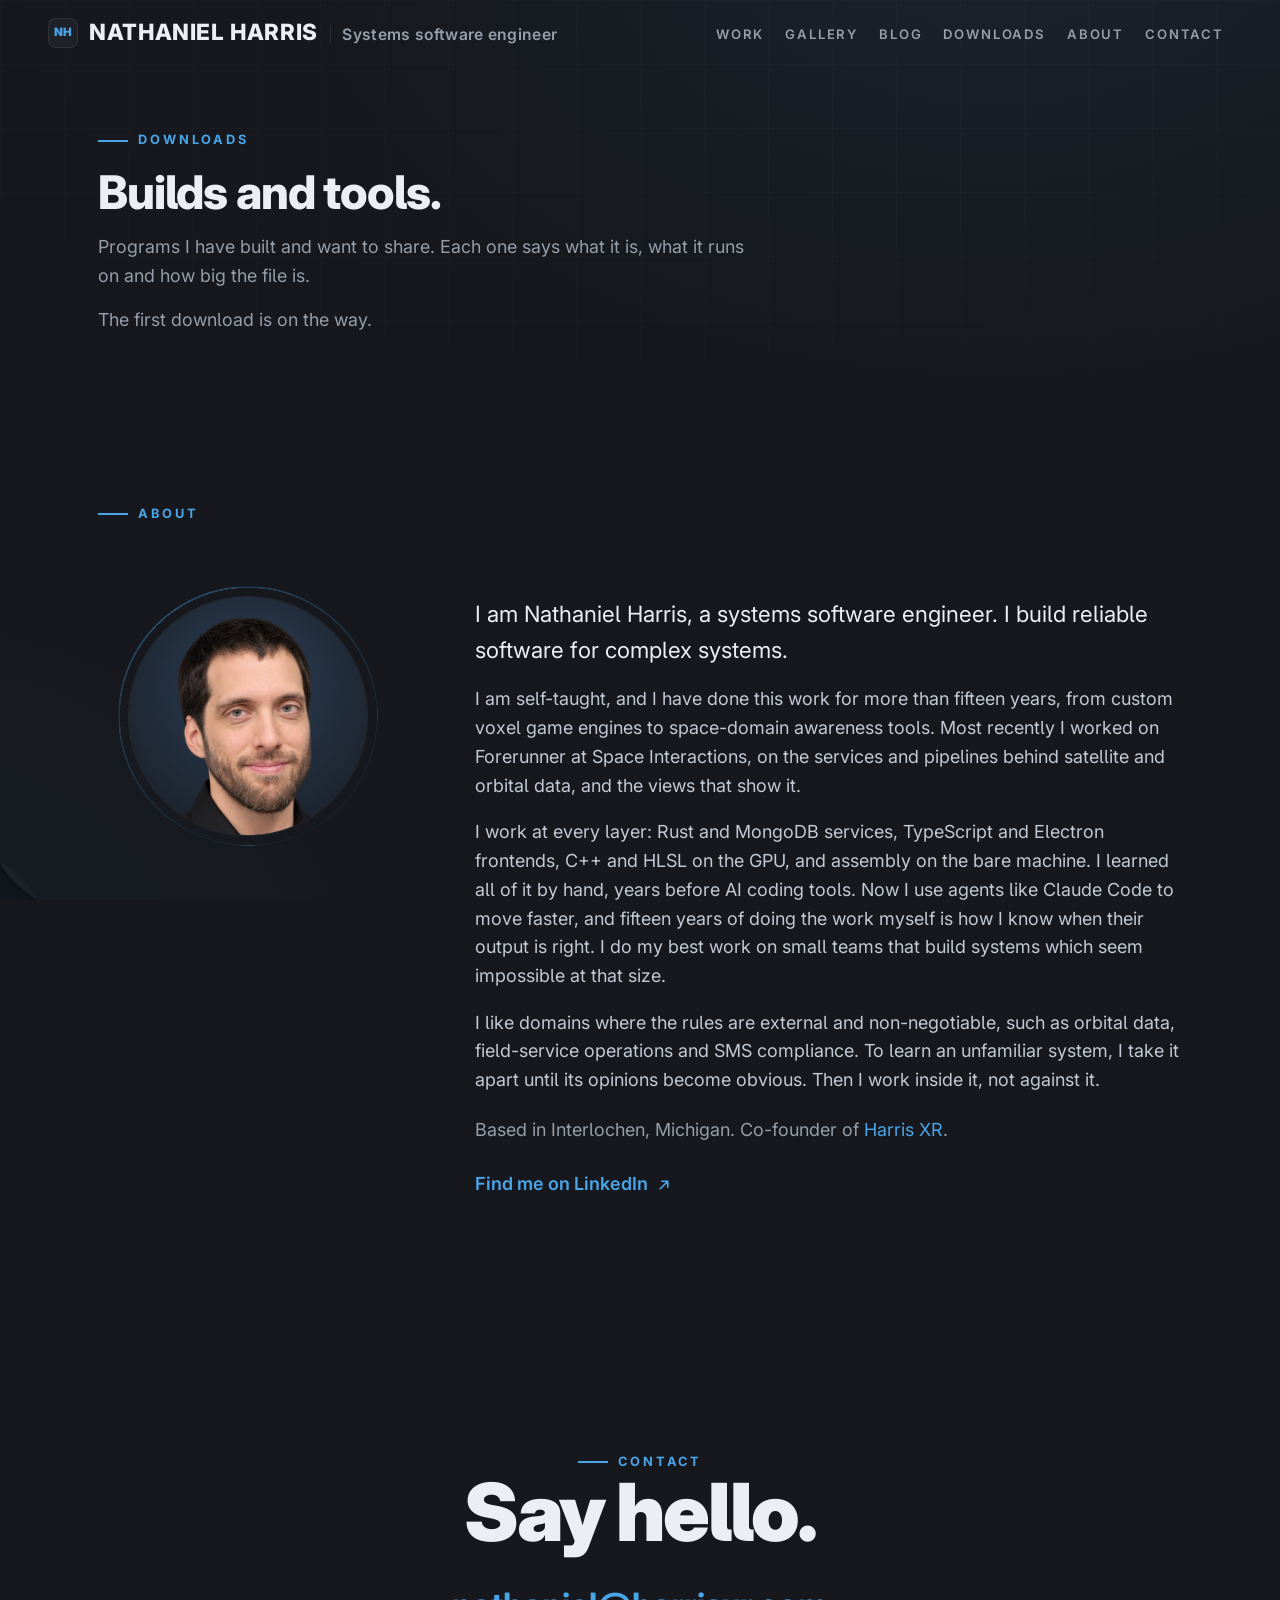
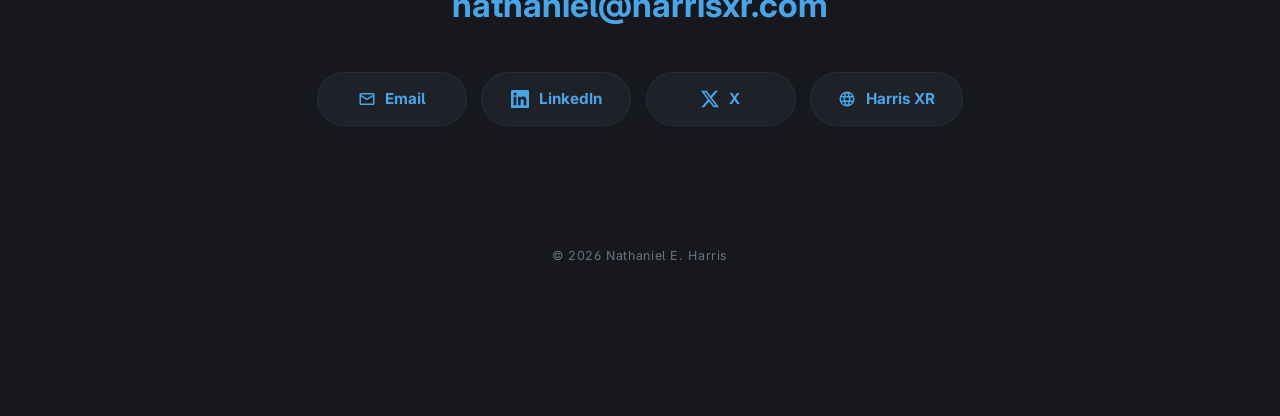
<file: downloads.html>
<!DOCTYPE html>
<!-- ============================================================
     downloads.html - the Downloads page.

     Markup only. Style lives in the engine's engine.css and this site's
     site.css, and behavior lives in the engine's script trunks, loaded
     in a fixed order from the head.

     Copy the editor can change is fenced by [edit:slug] comment
     pairs, each wrapping exactly one element. Do not nest a pair
     more than one level deep, and do not put two elements inside
     one pair: the marker checker enforces both rules.

     Sections:
       1. HEAD AND META      3. DOWNLOADS
       2. CHROME             4. FOOTER

     The files themselves are in downloads/ at the site root. The
     editor takes in images and video only, so a file goes into that
     folder by hand, in the same commit as its card.
     ============================================================ -->

<html lang="en">
<head>
  <!-- ============================================================
       1. HEAD AND META
       ------------------------------------------------------------
       This page's own title, canonical and social cards. Every page
       carries its own; they are not shared chrome.
       ============================================================ -->
  <meta charset="UTF-8" />
  <meta name="viewport" content="width=device-width, initial-scale=1.0" />

  <title>Downloads · Nathaniel E. Harris</title>
  <meta name="description" content="Builds, tools and test programs from Nathaniel E. Harris, ready to download." />
  <meta name="author" content="Nathaniel E. Harris" />
  <meta name="theme-color" content="#16181d" />
  <link rel="canonical" href="https://nathanieleliasharris.com/downloads.html" />
  <link rel="alternate" type="application/atom+xml" title="Nathaniel E. Harris - Blog" href="feed.xml" />

  <!-- Favicons -->
  <link rel="icon" href="favicon.svg" type="image/svg+xml" />
  <link rel="icon" href="favicon.ico" sizes="any" />
  <link rel="icon" type="image/png" sizes="32x32" href="favicon-32.png" />
  <link rel="icon" type="image/png" sizes="16x16" href="favicon-16.png" />
  <link rel="apple-touch-icon" sizes="180x180" href="apple-touch-icon.png" />

  <!-- Open Graph / social share -->
  <meta property="og:type" content="website" />
  <meta property="og:site_name" content="Nathaniel E. Harris" />
  <meta property="og:title" content="Downloads · Nathaniel E. Harris" />
  <meta property="og:description" content="Builds, tools and test programs from Nathaniel E. Harris, ready to download." />
  <meta property="og:url" content="https://nathanieleliasharris.com/downloads.html" />
  <meta property="og:image" content="https://nathanieleliasharris.com/og-image.png" />
  <meta property="og:image:width" content="1200" />
  <meta property="og:image:height" content="630" />
  <meta property="og:image:alt" content="Nathaniel E. Harris, systems software engineer." />

  <!-- Twitter / X -->
  <meta name="twitter:card" content="summary_large_image" />
  <meta name="twitter:title" content="Downloads · Nathaniel E. Harris" />
  <meta name="twitter:description" content="Builds, tools and test programs from Nathaniel E. Harris, ready to download." />
  <meta name="twitter:image" content="https://nathanieleliasharris.com/og-image.png" />

  <!-- Inter via Google Fonts (with a robust system fallback in CSS) -->
  <link rel="preconnect" href="https://fonts.googleapis.com" />
  <link rel="preconnect" href="https://fonts.gstatic.com" crossorigin />
  <link href="https://fonts.googleapis.com/css2?family=Inter:ital,opsz,wght@0,14..32,400;0,14..32,500;0,14..32,600;0,14..32,700;0,14..32,800;0,14..32,900;1,14..32,400&display=swap" rel="stylesheet" />

  <!-- The engine's style first and this site's second, so this site's
       tokens set the theme. -->
  <link rel="stylesheet" href="libraries/harrisxrwebengine/engine.css" />
  <link rel="stylesheet" href="site.css" />

  <!-- The site's script, in a fixed order. defer keeps document order and runs
       each file after parsing, so every trunk sees the whole page.
       release.js names the engine release and creates window.AMH, the one
       namespace the trunks share, and site.config.js holds this site's
       facts. Both come first. The trunks are the engine's, in
       libraries/harrisxrwebengine/.
       imagesengine.js is the image engine. Every image the site takes in
       goes through it, so every page loads it, after work.js and before
       the trunks that call it. -->
  <script defer src="libraries/harrisxrwebengine/release.js"></script>
  <script defer src="site.config.js"></script>
  <script defer src="libraries/harrisxrwebengine/site.js"></script>
  <script defer src="libraries/harrisxrwebengine/work.js"></script>
  <script defer src="libraries/harrisxrwebengine/imagesengine.js"></script>
  <script defer src="libraries/harrisxrwebengine/tool.js"></script>

  <!-- Graceful degradation: without JS the reveal animations never fire, so
       force all content visible.
       These rules stay inline. A <noscript> block applies only when scripting
       is off, and a linked stylesheet cannot carry that condition. -->
  <noscript>
    <style>
      .reveal, .reveal-hero > * { opacity: 1 !important; transform: none !important; }
    </style>
  </noscript>
</head>

<body>
  <!-- ============================================================
       2. CHROME
       ------------------------------------------------------------
       The scroll progress bar, the header, and the nav that doubles
       as the mobile drawer. site.js owns their state.

       The header is shared chrome: byte-identical on every managed
       page, and held to that by the suite. Its copy regions are
       shared too: an edit to one is written to every page that has
       it, in the same publish.
       ============================================================ -->
  <div class="progress" id="progress" aria-hidden="true"></div>

  <header class="site-header" id="header">
    <a class="brand" href="index.html#top" aria-label="Nathaniel Harris, home">
      <span class="mark" aria-hidden="true">NH</span>
      <span class="brand__name">
        <!--[edit:brand-title]-->
        <span class="brand__title full">NATHANIEL HARRIS</span>
        <!--[/edit:brand-title]-->
        <!--[edit:brand-sub]-->
        <span class="brand__sub">Systems software engineer</span>
        <!--[/edit:brand-sub]-->
      </span>
    </a>

    <button class="nav__toggle" id="navToggle" aria-label="Toggle navigation" aria-expanded="false" aria-controls="nav">
      <span></span><span></span><span></span>
    </button>

    <!-- A nav link names the page it points into, so the same bytes work on
         every page. site.js treats a link naming THIS page as an in-page
         anchor, and marks the item whose href is this page as current.
         "#contact" stays bare: every page has its own contact section. -->
    <nav class="nav" id="nav" aria-label="Primary">
      <div class="nav__links">
        <!--[edit:nav-work]-->
        <a href="index.html#work">Work</a>
        <!--[/edit:nav-work]-->
        <!--[edit:nav-gallery]-->
        <a href="gallery.html">Gallery</a>
        <!--[/edit:nav-gallery]-->
        <!--[edit:nav-blog]-->
        <a href="blog.html">Blog</a>
        <!--[/edit:nav-blog]-->
        <!-- The address stays outside the markers, because a new shared
             region holds no path. The label is all the editor changes. -->
        <a href="downloads.html"><!--[edit:nav-downloads]--><span>Downloads</span><!--[/edit:nav-downloads]--></a>
        <!--[edit:nav-about]-->
        <a href="about.html">About</a>
        <!--[/edit:nav-about]-->
        <!--[edit:nav-contact]-->
        <a href="#contact">Contact</a>
        <!--[/edit:nav-contact]-->
      </div>
    </nav>
  </header>

  <!-- dim scrim behind the mobile nav drawer -->
  <div class="nav-overlay" id="navOverlay" aria-hidden="true"></div>

  <main id="top">

    <!-- ============================================================
         3. DOWNLOADS
         ------------------------------------------------------------
         The page's heading, then one card for each download, newest
         first. The cards go in .downloads__list.

         A card is an article.download with two children. The first
         is div.download__body: h2.download__title, p.download__meta,
         p.download__desc, and a dl.specs with a Runs on row and a
         File row. The second is a.btn.download__btn, whose href is
         the file in downloads/. Fence the title, the meta, the
         description, each row and the button in their own [edit:]
         pairs, with slugs that start dl-<id>-.

         The editor changes the copy in a card, but it cannot add or
         remove a card. No engine trunk owns a downloads list, so a
         card is added by hand. Remove the note when the first card
         is added.
         ============================================================ -->
    <section class="page-intro downloads" id="downloads" aria-label="Downloads">
      <div class="wrap">
        <div class="section-head reveal">
          <!--[edit:downloads-eyebrow]-->
          <span class="eyebrow">Downloads</span>
          <!--[/edit:downloads-eyebrow]-->
          <!--[edit:downloads-h1]-->
          <h1>Builds and tools.</h1>
          <!--[/edit:downloads-h1]-->
          <!--[edit:downloads-intro]-->
          <p>Programs I have built and want to share. Each one says what it is, what it runs on and how big the file is.</p>
          <!--[/edit:downloads-intro]-->
          <!--[edit:downloads-note]-->
          <p>The first download is on the way.</p>
          <!--[/edit:downloads-note]-->
        </div>

        <div class="downloads__list">
        </div>
      </div>
    </section>

  </main>

  <!-- ============================================================
       4. FOOTER
       ------------------------------------------------------------
       About and Contact, which close every page. Shared chrome,
       like the header: byte-identical on every managed page, and
       held to that by the suite. Its copy regions are shared, so an
       edit to one is written to every page. A month page carries
       the same bytes, taken from blog.html when the blog is
       published or rebuilt.
       ============================================================ -->
  <footer class="site-footer">
    <section class="about" id="about" aria-label="About Nathaniel">
      <div class="wrap">
        <div class="section-head reveal"><!--[edit:about-eyebrow]--><span class="eyebrow">About</span><!--[/edit:about-eyebrow]--></div>
        <div class="about__grid">
          <div class="reveal">
            <div class="portrait">
              <img src="img/nathaniel-portrait.jpg" width="512" height="512"
                   alt="Nathaniel E. Harris." loading="lazy" />
            </div>
          </div>
          <div class="about__body reveal d1">
            <!--[edit:about-lede]-->
            <p class="lede">I am Nathaniel Harris, a systems software engineer. I build reliable software for complex systems.</p>
            <!--[/edit:about-lede]-->
            <!--[edit:about-p1]-->
            <p>I am self-taught, and I have done this work for more than fifteen years, from custom voxel game engines to space-domain awareness tools. Most recently I worked on Forerunner at Space Interactions, on the services and pipelines behind satellite and orbital data, and the views that show it.</p>
            <!--[/edit:about-p1]-->
            <!--[edit:about-p2]-->
            <p>I work at every layer: Rust and MongoDB services, TypeScript and Electron frontends, C++ and HLSL on the GPU, and assembly on the bare machine. I learned all of it by hand, years before AI coding tools. Now I use agents like Claude Code to move faster, and fifteen years of doing the work myself is how I know when their output is right. I do my best work on small teams that build systems which seem impossible at that size.</p>
            <!--[/edit:about-p2]-->
            <!--[edit:about-p3]-->
            <p>I like domains where the rules are external and non-negotiable, such as orbital data, field-service operations and SMS compliance. To learn an unfamiliar system, I take it apart until its opinions become obvious. Then I work inside it, not against it.</p>
            <!--[/edit:about-p3]-->
            <!--[edit:about-place]-->
            <p class="place">Based in Interlochen, Michigan. Co-founder of <a href="https://harrisxr.com" target="_blank" rel="noopener">Harris XR</a>.</p>
            <!--[/edit:about-place]-->
            <!--[edit:about-link]-->
            <a class="textlink" href="https://www.linkedin.com/in/nathanieleliasharris/" target="_blank" rel="noopener">
              Find me on LinkedIn
              <svg viewBox="0 0 24 24" fill="none" stroke="currentColor" stroke-width="2.2" stroke-linecap="round" stroke-linejoin="round" aria-hidden="true"><path d="M7 17 17 7M9 7h8v8"/></svg>
            </a>
            <!--[/edit:about-link]-->
          </div>
        </div>
      </div>
    </section>

    <section class="contact" id="contact" aria-label="Contact">
      <div class="wrap">
        <div class="reveal">
          <!--[edit:contact-eyebrow]-->
          <span class="eyebrow eyebrow--center">Contact</span>
          <!--[/edit:contact-eyebrow]-->
          <!--[edit:contact-h2]-->
          <h2>Say hello.</h2>
          <!--[/edit:contact-h2]-->
          <!--[edit:contact-email]-->
          <a class="email" href="mailto:nathaniel@harrisxr.com">nathaniel@harrisxr.com</a>
          <!--[/edit:contact-email]-->
        </div>
        <div class="contact__actions reveal d1">
          <div class="contact__row">
            <!--[edit:contact-btn-email]-->
            <a class="contact-btn contact-btn--call" href="mailto:nathaniel@harrisxr.com" aria-label="Email Nathaniel">
              <svg viewBox="0 0 24 24" aria-hidden="true"><path d="M4 4h16a2 2 0 0 1 2 2v12a2 2 0 0 1-2 2H4a2 2 0 0 1-2-2V6a2 2 0 0 1 2-2zm0 2v.4l8 5 8-5V6H4zm16 2.7-7.47 4.67a1 1 0 0 1-1.06 0L4 8.7V18h16V8.7z"/></svg>
              Email
            </a>
            <!--[/edit:contact-btn-email]-->
            <!--[edit:contact-btn-linkedin]-->
            <a class="contact-btn contact-btn--call" href="https://www.linkedin.com/in/nathanieleliasharris/" target="_blank" rel="noopener" aria-label="Nathaniel on LinkedIn">
              <svg viewBox="0 0 24 24" aria-hidden="true"><path d="M20.45 20.45h-3.56v-5.57c0-1.33-.02-3.04-1.85-3.04-1.85 0-2.14 1.45-2.14 2.94v5.67H9.35V9h3.41v1.56h.05c.48-.9 1.64-1.85 3.37-1.85 3.6 0 4.27 2.37 4.27 5.46v6.28zM5.34 7.43a2.06 2.06 0 1 1 0-4.13 2.06 2.06 0 0 1 0 4.13zM7.12 20.45H3.56V9h3.56v11.45zM22.22 0H1.77C.79 0 0 .77 0 1.73v20.54C0 23.23.79 24 1.77 24h20.45c.98 0 1.78-.77 1.78-1.73V1.73C24 .77 23.2 0 22.22 0z"/></svg>
              LinkedIn
            </a>
            <!--[/edit:contact-btn-linkedin]-->
            <!--[edit:contact-btn-x]-->
            <a class="contact-btn contact-btn--call" href="https://x.com/EnigamiCH3_4" target="_blank" rel="noopener" aria-label="Nathaniel on X">
              <svg viewBox="0 0 24 24" aria-hidden="true"><path d="M18.9 1.15h3.68l-8.04 9.19L24 22.85h-7.41l-5.8-7.58-6.64 7.58H.47l8.6-9.83L0 1.15h7.59l5.24 6.93 6.07-6.93zm-1.29 19.5h2.04L6.49 3.24H4.3l13.32 17.41z"/></svg>
              X
            </a>
            <!--[/edit:contact-btn-x]-->
            <!--[edit:contact-btn-site]-->
            <a class="contact-btn contact-btn--call" href="https://harrisxr.com" target="_blank" rel="noopener" aria-label="The Harris XR website">
              <svg viewBox="0 0 24 24" aria-hidden="true"><path d="M12 2a10 10 0 1 0 0 20 10 10 0 0 0 0-20zm6.93 6h-2.95a15.65 15.65 0 0 0-1.38-3.56A8.03 8.03 0 0 1 18.93 8zM12 4.04c.83 1.2 1.48 2.53 1.91 3.96h-3.82c.43-1.43 1.08-2.76 1.91-3.96zM4.26 14C4.1 13.36 4 12.69 4 12s.1-1.36.26-2h3.38c-.08.66-.14 1.32-.14 2s.06 1.34.14 2H4.26zm.82 2h2.95c.32 1.25.78 2.45 1.38 3.56A7.99 7.99 0 0 1 5.08 16zm2.95-8H5.08a7.99 7.99 0 0 1 4.33-3.56A15.65 15.65 0 0 0 8.03 8zM12 19.96c-.83-1.2-1.48-2.53-1.91-3.96h3.82c-.43 1.43-1.08 2.76-1.91 3.96zM14.34 14H9.66c-.09-.66-.16-1.32-.16-2s.07-1.35.16-2h4.68c.09.65.16 1.32.16 2s-.07 1.34-.16 2zm.25 5.56c.6-1.11 1.06-2.31 1.38-3.56h2.95a8.03 8.03 0 0 1-4.33 3.56zM16.36 14c.08-.66.14-1.32.14-2s-.06-1.34-.14-2h3.38c.16.64.26 1.31.26 2s-.1 1.36-.26 2h-3.38z"/></svg>
              Harris XR
            </a>
            <!--[/edit:contact-btn-site]-->
          </div>
        </div>
      </div>

      <!--[edit:endbar]-->
      <div class="endbar">© 2026 Nathaniel E. Harris</div>
      <!--[/edit:endbar]-->
    </section>
  </footer>

  <!-- ╔══════════════════════════════════════════════════════════════════════╗
       ║  BUILT-IN EDITOR · press the corner mark, or run edit() in the       ║
       ║  console. Copy regions are fenced by [edit:slug] comment pairs, and  ║
       ║  the engine's guide is libraries/harrisxrwebengine/README.md.        ║
       ╚══════════════════════════════════════════════════════════════════════╝ -->
</body>
</html>
</file>
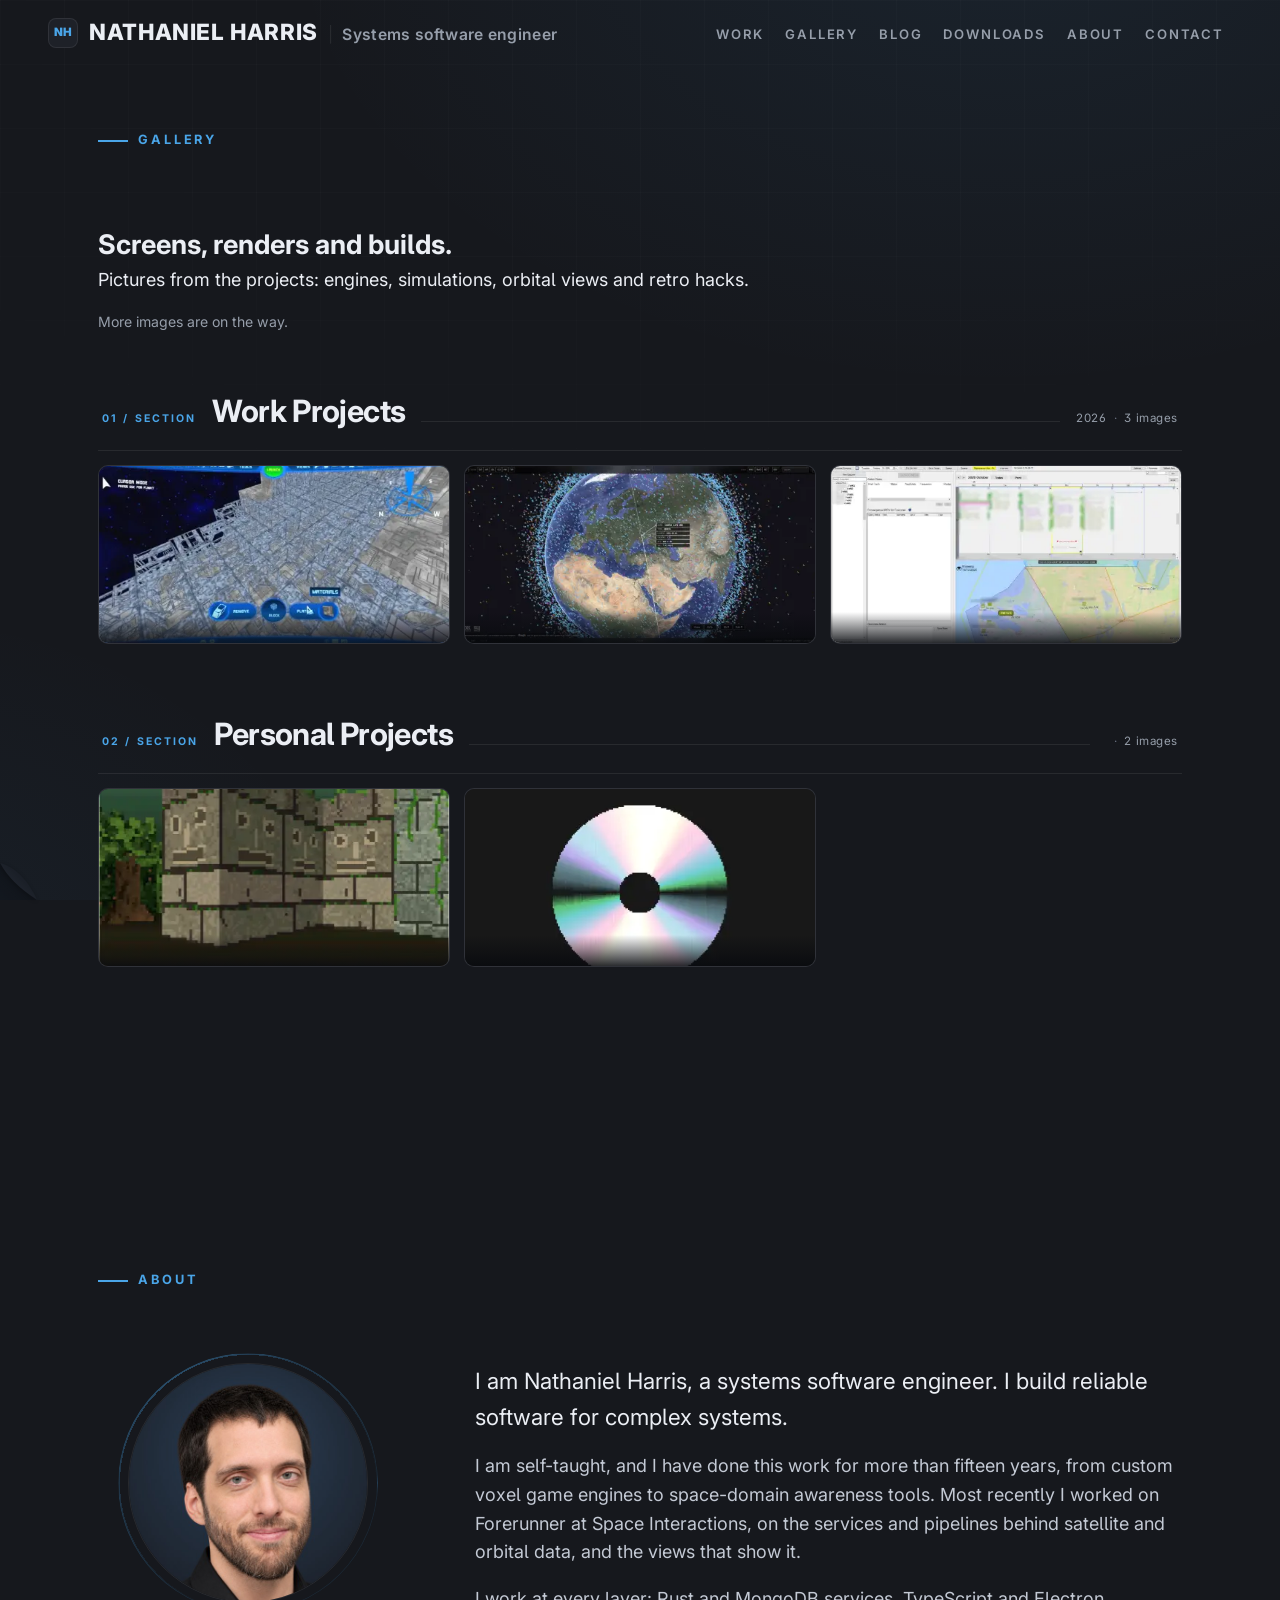
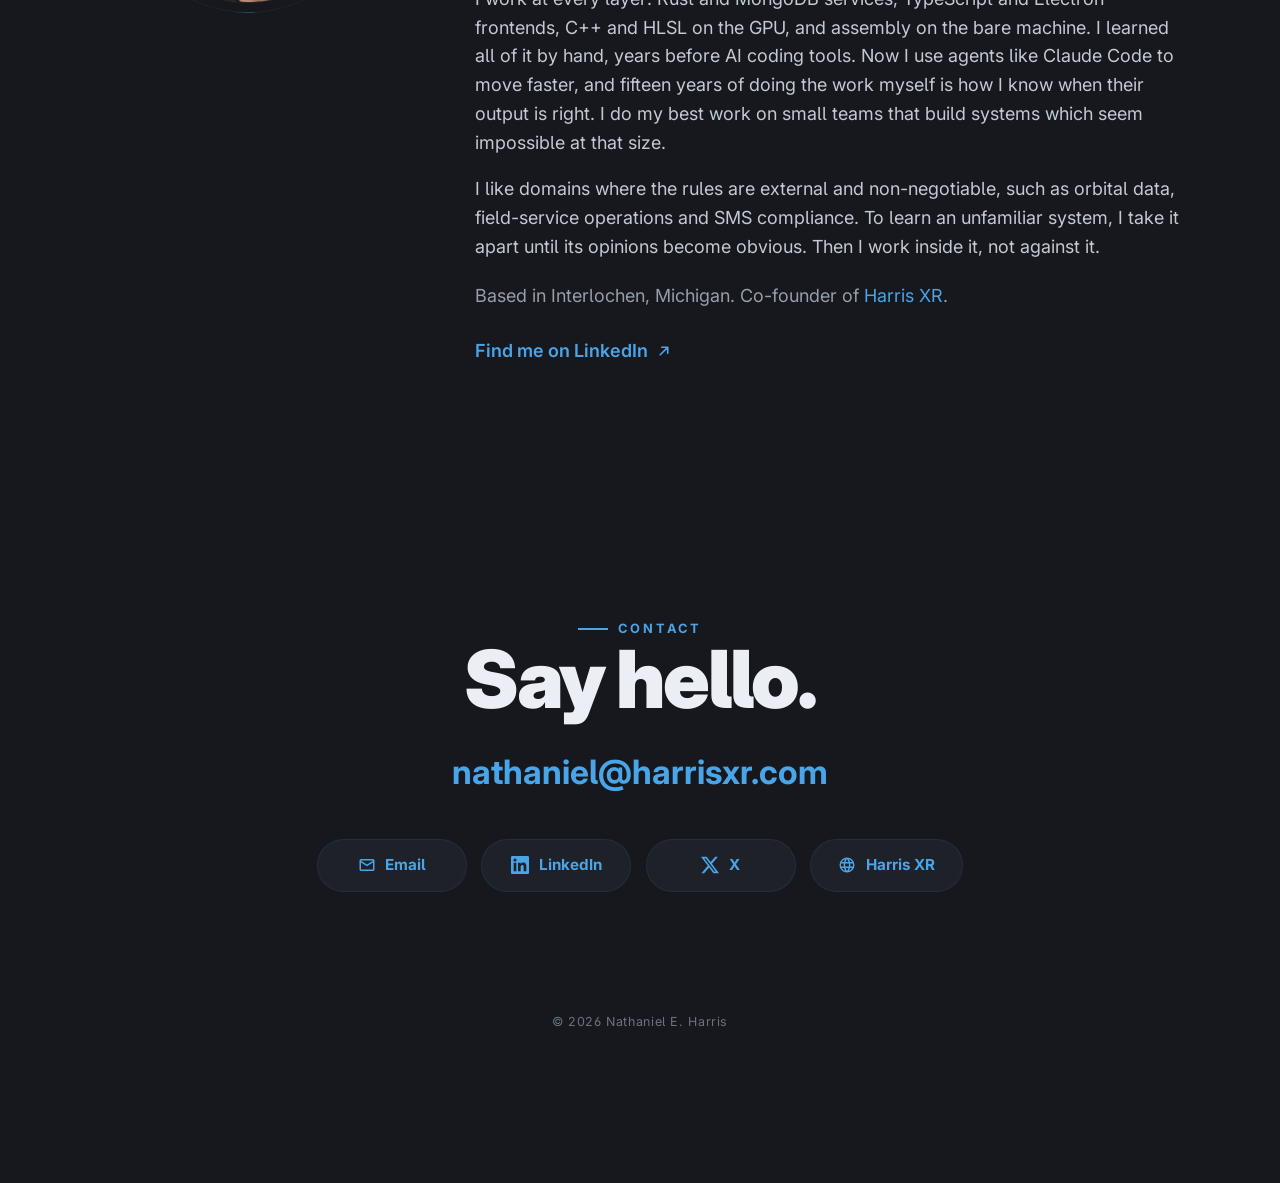
<file: gallery.html>
<!DOCTYPE html>
<!-- ============================================================
     gallery.html - the gallery page.

     Markup only. Style lives in the engine's engine.css and this site's
     site.css, and behavior lives in the engine's script trunks, loaded
     in a fixed order from the head.

     Copy the editor can change is fenced by [edit:slug] comment
     pairs, each wrapping exactly one element. Do not nest a pair
     more than one level deep, and do not put two elements inside
     one pair: the marker checker enforces both rules.

     Sections:
       1. HEAD AND META      4. GALLERY
       2. CHROME             5. FOOTER
       3. INTRO

     The grid rules are in section 3 of the engine's engine.css. The
     packer in gallery.js arranges the tiles, and the page is correct
     with no script at all.
     ============================================================ -->

<html lang="en">
<head>
  <!-- ============================================================
       1. HEAD AND META
       ------------------------------------------------------------
       This page's own title, canonical and social cards. Every page
       carries its own; they are not shared chrome.
       ============================================================ -->
  <meta charset="UTF-8" />
  <meta name="viewport" content="width=device-width, initial-scale=1.0" />

  <title>Gallery · Nathaniel E. Harris</title>
  <meta name="description" content="Images from the projects of Nathaniel E. Harris: engines, simulations, orbital views and retro hacks." />
  <meta name="author" content="Nathaniel E. Harris" />
  <meta name="theme-color" content="#16181d" />
  <link rel="canonical" href="https://nathanieleliasharris.com/gallery.html" />
  <link rel="alternate" type="application/atom+xml" title="Nathaniel E. Harris - Blog" href="feed.xml" />

  <!-- Favicons -->
  <link rel="icon" href="favicon.svg" type="image/svg+xml" />
  <link rel="icon" href="favicon.ico" sizes="any" />
  <link rel="icon" type="image/png" sizes="32x32" href="favicon-32.png" />
  <link rel="icon" type="image/png" sizes="16x16" href="favicon-16.png" />
  <link rel="apple-touch-icon" sizes="180x180" href="apple-touch-icon.png" />

  <!-- Open Graph / social share -->
  <meta property="og:type" content="website" />
  <meta property="og:site_name" content="Nathaniel E. Harris" />
  <meta property="og:title" content="Gallery · Nathaniel E. Harris" />
  <meta property="og:description" content="Images from the projects of Nathaniel E. Harris: engines, simulations, orbital views and retro hacks." />
  <meta property="og:url" content="https://nathanieleliasharris.com/gallery.html" />
  <meta property="og:image" content="https://nathanieleliasharris.com/og-image.png" />
  <meta property="og:image:width" content="1200" />
  <meta property="og:image:height" content="630" />
  <meta property="og:image:alt" content="Nathaniel E. Harris, systems software engineer." />

  <!-- Twitter / X -->
  <meta name="twitter:card" content="summary_large_image" />
  <meta name="twitter:title" content="Gallery · Nathaniel E. Harris" />
  <meta name="twitter:description" content="Images from the projects of Nathaniel E. Harris: engines, simulations, orbital views and retro hacks." />
  <meta name="twitter:image" content="https://nathanieleliasharris.com/og-image.png" />

  <!-- Inter via Google Fonts (with a robust system fallback in CSS) -->
  <link rel="preconnect" href="https://fonts.googleapis.com" />
  <link rel="preconnect" href="https://fonts.gstatic.com" crossorigin />
  <link href="https://fonts.googleapis.com/css2?family=Inter:ital,opsz,wght@0,14..32,400;0,14..32,500;0,14..32,600;0,14..32,700;0,14..32,800;0,14..32,900;1,14..32,400&display=swap" rel="stylesheet" />

  <!-- The engine's style first and this site's second, so this site's
       tokens set the theme. -->
  <link rel="stylesheet" href="libraries/harrisxrwebengine/engine.css" />
  <link rel="stylesheet" href="site.css" />

  <!-- The site's script, in a fixed order. defer keeps document order and runs
       each file after parsing, so every trunk sees the whole page.
       release.js names the engine release and creates window.AMH, the one
       namespace the trunks share, and site.config.js holds this site's
       facts. Both come first. The trunks are the engine's, in
       libraries/harrisxrwebengine/.
       imagesengine.js is the image engine. Every image the site takes in
       goes through it, so every page loads it, after work.js and before
       the trunks that call it.
       gallery.js is the tile packer and the editor's tile consumer, on
       this page and nowhere else. It follows tool.js because it claims
       its region with the editor kit at load. -->
  <script defer src="libraries/harrisxrwebengine/release.js"></script>
  <script defer src="site.config.js"></script>
  <script defer src="libraries/harrisxrwebengine/site.js"></script>
  <script defer src="libraries/harrisxrwebengine/work.js"></script>
  <script defer src="libraries/harrisxrwebengine/imagesengine.js"></script>
  <script defer src="libraries/harrisxrwebengine/tool.js"></script>
  <script defer src="libraries/harrisxrwebengine/gallery.js"></script>

  <!-- Graceful degradation: without JS the reveal animations never fire, so
       force all content visible.
       These rules stay inline. A <noscript> block applies only when scripting
       is off, and a linked stylesheet cannot carry that condition. -->
  <noscript>
    <style>
      .reveal, .reveal-hero > * { opacity: 1 !important; transform: none !important; }
    </style>
  </noscript>
</head>

<body>
  <!-- ============================================================
       2. CHROME
       ------------------------------------------------------------
       The scroll progress bar, the header, and the nav that doubles
       as the mobile drawer. site.js owns their state.

       The header is shared chrome: byte-identical on every managed
       page, and held to that by the suite. Its copy regions are
       shared too: an edit to one is written to every page that has
       it, in the same publish.
       ============================================================ -->
  <div class="progress" id="progress" aria-hidden="true"></div>

  <header class="site-header" id="header">
    <a class="brand" href="index.html#top" aria-label="Nathaniel Harris, home">
      <span class="mark" aria-hidden="true">NH</span>
      <span class="brand__name">
        <!--[edit:brand-title]-->
        <span class="brand__title full">NATHANIEL HARRIS</span>
        <!--[/edit:brand-title]-->
        <!--[edit:brand-sub]-->
        <span class="brand__sub">Systems software engineer</span>
        <!--[/edit:brand-sub]-->
      </span>
    </a>

    <button class="nav__toggle" id="navToggle" aria-label="Toggle navigation" aria-expanded="false" aria-controls="nav">
      <span></span><span></span><span></span>
    </button>

    <!-- A nav link names the page it points into, so the same bytes work on
         every page. site.js treats a link naming THIS page as an in-page
         anchor, and marks the item whose href is this page as current.
         "#contact" stays bare: every page has its own contact section. -->
    <nav class="nav" id="nav" aria-label="Primary">
      <div class="nav__links">
        <!--[edit:nav-work]-->
        <a href="index.html#work">Work</a>
        <!--[/edit:nav-work]-->
        <!--[edit:nav-gallery]-->
        <a href="gallery.html">Gallery</a>
        <!--[/edit:nav-gallery]-->
        <!--[edit:nav-blog]-->
        <a href="blog.html">Blog</a>
        <!--[/edit:nav-blog]-->
        <!-- The address stays outside the markers, because a new shared
             region holds no path. The label is all the editor changes. -->
        <a href="downloads.html"><!--[edit:nav-downloads]--><span>Downloads</span><!--[/edit:nav-downloads]--></a>
        <!--[edit:nav-about]-->
        <a href="about.html">About</a>
        <!--[/edit:nav-about]-->
        <!--[edit:nav-contact]-->
        <a href="#contact">Contact</a>
        <!--[/edit:nav-contact]-->
      </div>
    </nav>
  </header>

  <!-- dim scrim behind the mobile nav drawer -->
  <div class="nav-overlay" id="navOverlay" aria-hidden="true"></div>

  <main id="top">

    <!-- ============================================================
         3. INTRO
         ------------------------------------------------------------
         What this page is, in two sentences. Editable copy.
         ============================================================ -->
    <section class="gal-intro" aria-label="About this gallery">
      <div class="wrap">
        <div class="section-head reveal">
          <!--[edit:gallery-eyebrow]-->
          <span class="eyebrow">Gallery</span>
          <!--[/edit:gallery-eyebrow]-->
        </div>
        <!--[edit:gallery-h2]-->
        <h2>Screens, renders and builds.</h2>
        <!--[/edit:gallery-h2]-->
        <!--[edit:gallery-intro]-->
        <p class="lede">Pictures from the projects: engines, simulations, orbital views and retro hacks.</p>
        <!--[/edit:gallery-intro]-->
        <!--[edit:gallery-note]-->
        <p class="gal-note">More images are on the way.</p>
        <!--[/edit:gallery-note]-->
      </div>
    </section>

    <!-- ============================================================
         4. GALLERY
         ------------------------------------------------------------
         One train per section. A train opens with its title band and
         then its tiles. The trains are a LIST: the editor may add one,
         remove one and reorder them. Each train is one item, and its
         id is permanent.

         Two things in the band are written for the author and must
         not be typed here: the number, which is a CSS counter, and
         the image count, which the editor writes at export.

         data-w is the width a tile prefers, in six columns;
         data-priority is the order the author wants, lower first;
         data-span is the width a reader with no script gets. The
         packer in gallery.js sets the width on screen.
         ============================================================ -->
    <section class="gal" id="gallery" aria-label="Gallery">
      <div class="wrap">

        <!--[list:gallery]-->
        <!--[item:seeds]-->
        <!--[edit:gal-seeds]-->
        <div class="gal-train" data-section="seeds">
          <header class="gal-train__head">
            <span class="gal-train__n"><i class="gal-train__i"></i>Section</span>
            <h3 class="gal-train__title">Work Projects</h3>
            <span class="gal-train__rule" aria-hidden="true"></span>
            <span class="gal-train__meta"><span class="gal-train__year">2026</span><span class="gal-train__count">3 images</span></span>
          </header>
          <figure class="gal-tile" data-w="2" data-priority="0" data-span="2">
            <img src="img/work/blockade-runner-lmct5n.jpg"
                 srcset="img/work/blockade-runner-lmct5n_sd.webp 480w, img/work/blockade-runner-lmct5n.jpg 1600w"
                 sizes="(max-width: 560px) 92vw, (max-width: 880px) 30vw, 352px"
                 width="1600"
                 height="900"
                 alt="blockade runner ship editor" loading="lazy" decoding="async"
                 data-sd="img/work/blockade-runner-lmct5n_sd.webp"
                 data-original="img/work/blockade-runner-lmct5n_original.png"
                 data-original-size="1600x900"
                 data-original-bytes="3004684" />
            <figcaption class="gal-tile__cap"></figcaption>
          </figure>
          <figure class="gal-tile" data-w="2" data-priority="0" data-span="2">
            <img src="img/work/forerunner-3-1kpwjg.jpg"
                 srcset="img/work/forerunner-3-1kpwjg_sd.webp 480w, img/work/forerunner-3-1kpwjg.jpg 1604w"
                 sizes="(max-width: 560px) 92vw, (max-width: 880px) 30vw, 352px"
                 width="1604"
                 height="800"
                 alt="forerunner 3" loading="lazy" decoding="async"
                 data-sd="img/work/forerunner-3-1kpwjg_sd.webp"
                 data-original="img/work/forerunner-3-1kpwjg_original.png"
                 data-original-size="1604x800"
                 data-original-bytes="1939498" />
            <figcaption class="gal-tile__cap"></figcaption>
          </figure>
          <figure class="gal-tile" data-w="2" data-priority="0" data-span="2">
            <img src="img/work/relay-calendar-9lcasz.jpg"
                 srcset="img/work/relay-calendar-9lcasz_sd.webp 480w, img/work/relay-calendar-9lcasz.jpg 1905w"
                 sizes="(max-width: 560px) 92vw, (max-width: 880px) 30vw, 352px"
                 width="1905"
                 height="1035"
                 alt="relay calendar" loading="lazy" decoding="async"
                 data-sd="img/work/relay-calendar-9lcasz_sd.webp"
                 data-original="img/work/relay-calendar-9lcasz_original.png"
                 data-original-size="1905x1035"
                 data-original-bytes="1041016" />
            <figcaption class="gal-tile__cap"></figcaption>
          </figure>
        </div>
        <!--[/edit:gal-seeds]-->
        <!--[/item:seeds]-->

        <!--[item:pp]-->
        <!--[edit:gal-pp]-->
        <div class="gal-train" data-section="pp">
          <header class="gal-train__head">
            <span class="gal-train__n"><i class="gal-train__i"></i>Section</span>
            <h3 class="gal-train__title">Personal Projects</h3>
            <span class="gal-train__rule" aria-hidden="true"></span>
            <span class="gal-train__meta"><span class="gal-train__year"></span><span class="gal-train__count">2 images</span></span>
          </header>
          <figure class="gal-tile" data-w="2" data-priority="0" data-span="2">
            <img src="img/work/savage-heart-ty030i.jpg"
                 srcset="img/work/savage-heart-ty030i_sd.webp 465w, img/work/savage-heart-ty030i.jpg 1026w"
                 sizes="(max-width: 560px) 92vw, (max-width: 880px) 30vw, 352px"
                 width="1026"
                 height="1059"
                 alt="snes cd - savage heart" loading="lazy" decoding="async"
                 data-sd="img/work/savage-heart-ty030i_sd.webp"
                 data-original="img/work/savage-heart-ty030i_original.png"
                 data-original-size="1026x1059"
                 data-original-bytes="86602" />
            <figcaption class="gal-tile__cap"></figcaption>
          </figure>
          <figure class="gal-tile" data-w="2" data-priority="0" data-span="2">
            <img src="img/work/imagine-bios-kgx50t.jpg"
                 srcset="img/work/imagine-bios-kgx50t_sd.webp 466w, img/work/imagine-bios-kgx50t.jpg 1021w"
                 sizes="(max-width: 560px) 92vw, (max-width: 880px) 30vw, 352px"
                 width="1021"
                 height="1052"
                 alt="snes cd - imagine bios" loading="lazy" decoding="async"
                 data-sd="img/work/imagine-bios-kgx50t_sd.webp"
                 data-original="img/work/imagine-bios-kgx50t_original.png"
                 data-original-size="1021x1052"
                 data-original-bytes="39877" />
            <figcaption class="gal-tile__cap"></figcaption>
          </figure>
        </div>
        <!--[/edit:gal-pp]-->
        <!--[/item:pp]-->
        <!--[/list:gallery]-->

      </div>
    </section>

  </main>

  <!-- ============================================================
       5. FOOTER
       ------------------------------------------------------------
       About and Contact, which close every page. Shared chrome,
       like the header: byte-identical on every managed page, and
       held to that by the suite. Its copy regions are shared, so an
       edit to one is written to every page. A month page carries
       the same bytes, taken from blog.html when the blog is
       published or rebuilt.
       ============================================================ -->
  <footer class="site-footer">
    <section class="about" id="about" aria-label="About Nathaniel">
      <div class="wrap">
        <div class="section-head reveal"><!--[edit:about-eyebrow]--><span class="eyebrow">About</span><!--[/edit:about-eyebrow]--></div>
        <div class="about__grid">
          <div class="reveal">
            <div class="portrait">
              <img src="img/nathaniel-portrait.jpg" width="512" height="512"
                   alt="Nathaniel E. Harris." loading="lazy" />
            </div>
          </div>
          <div class="about__body reveal d1">
            <!--[edit:about-lede]-->
            <p class="lede">I am Nathaniel Harris, a systems software engineer. I build reliable software for complex systems.</p>
            <!--[/edit:about-lede]-->
            <!--[edit:about-p1]-->
            <p>I am self-taught, and I have done this work for more than fifteen years, from custom voxel game engines to space-domain awareness tools. Most recently I worked on Forerunner at Space Interactions, on the services and pipelines behind satellite and orbital data, and the views that show it.</p>
            <!--[/edit:about-p1]-->
            <!--[edit:about-p2]-->
            <p>I work at every layer: Rust and MongoDB services, TypeScript and Electron frontends, C++ and HLSL on the GPU, and assembly on the bare machine. I learned all of it by hand, years before AI coding tools. Now I use agents like Claude Code to move faster, and fifteen years of doing the work myself is how I know when their output is right. I do my best work on small teams that build systems which seem impossible at that size.</p>
            <!--[/edit:about-p2]-->
            <!--[edit:about-p3]-->
            <p>I like domains where the rules are external and non-negotiable, such as orbital data, field-service operations and SMS compliance. To learn an unfamiliar system, I take it apart until its opinions become obvious. Then I work inside it, not against it.</p>
            <!--[/edit:about-p3]-->
            <!--[edit:about-place]-->
            <p class="place">Based in Interlochen, Michigan. Co-founder of <a href="https://harrisxr.com" target="_blank" rel="noopener">Harris XR</a>.</p>
            <!--[/edit:about-place]-->
            <!--[edit:about-link]-->
            <a class="textlink" href="https://www.linkedin.com/in/nathanieleliasharris/" target="_blank" rel="noopener">
              Find me on LinkedIn
              <svg viewBox="0 0 24 24" fill="none" stroke="currentColor" stroke-width="2.2" stroke-linecap="round" stroke-linejoin="round" aria-hidden="true"><path d="M7 17 17 7M9 7h8v8"/></svg>
            </a>
            <!--[/edit:about-link]-->
          </div>
        </div>
      </div>
    </section>

    <section class="contact" id="contact" aria-label="Contact">
      <div class="wrap">
        <div class="reveal">
          <!--[edit:contact-eyebrow]-->
          <span class="eyebrow eyebrow--center">Contact</span>
          <!--[/edit:contact-eyebrow]-->
          <!--[edit:contact-h2]-->
          <h2>Say hello.</h2>
          <!--[/edit:contact-h2]-->
          <!--[edit:contact-email]-->
          <a class="email" href="mailto:nathaniel@harrisxr.com">nathaniel@harrisxr.com</a>
          <!--[/edit:contact-email]-->
        </div>
        <div class="contact__actions reveal d1">
          <div class="contact__row">
            <!--[edit:contact-btn-email]-->
            <a class="contact-btn contact-btn--call" href="mailto:nathaniel@harrisxr.com" aria-label="Email Nathaniel">
              <svg viewBox="0 0 24 24" aria-hidden="true"><path d="M4 4h16a2 2 0 0 1 2 2v12a2 2 0 0 1-2 2H4a2 2 0 0 1-2-2V6a2 2 0 0 1 2-2zm0 2v.4l8 5 8-5V6H4zm16 2.7-7.47 4.67a1 1 0 0 1-1.06 0L4 8.7V18h16V8.7z"/></svg>
              Email
            </a>
            <!--[/edit:contact-btn-email]-->
            <!--[edit:contact-btn-linkedin]-->
            <a class="contact-btn contact-btn--call" href="https://www.linkedin.com/in/nathanieleliasharris/" target="_blank" rel="noopener" aria-label="Nathaniel on LinkedIn">
              <svg viewBox="0 0 24 24" aria-hidden="true"><path d="M20.45 20.45h-3.56v-5.57c0-1.33-.02-3.04-1.85-3.04-1.85 0-2.14 1.45-2.14 2.94v5.67H9.35V9h3.41v1.56h.05c.48-.9 1.64-1.85 3.37-1.85 3.6 0 4.27 2.37 4.27 5.46v6.28zM5.34 7.43a2.06 2.06 0 1 1 0-4.13 2.06 2.06 0 0 1 0 4.13zM7.12 20.45H3.56V9h3.56v11.45zM22.22 0H1.77C.79 0 0 .77 0 1.73v20.54C0 23.23.79 24 1.77 24h20.45c.98 0 1.78-.77 1.78-1.73V1.73C24 .77 23.2 0 22.22 0z"/></svg>
              LinkedIn
            </a>
            <!--[/edit:contact-btn-linkedin]-->
            <!--[edit:contact-btn-x]-->
            <a class="contact-btn contact-btn--call" href="https://x.com/EnigamiCH3_4" target="_blank" rel="noopener" aria-label="Nathaniel on X">
              <svg viewBox="0 0 24 24" aria-hidden="true"><path d="M18.9 1.15h3.68l-8.04 9.19L24 22.85h-7.41l-5.8-7.58-6.64 7.58H.47l8.6-9.83L0 1.15h7.59l5.24 6.93 6.07-6.93zm-1.29 19.5h2.04L6.49 3.24H4.3l13.32 17.41z"/></svg>
              X
            </a>
            <!--[/edit:contact-btn-x]-->
            <!--[edit:contact-btn-site]-->
            <a class="contact-btn contact-btn--call" href="https://harrisxr.com" target="_blank" rel="noopener" aria-label="The Harris XR website">
              <svg viewBox="0 0 24 24" aria-hidden="true"><path d="M12 2a10 10 0 1 0 0 20 10 10 0 0 0 0-20zm6.93 6h-2.95a15.65 15.65 0 0 0-1.38-3.56A8.03 8.03 0 0 1 18.93 8zM12 4.04c.83 1.2 1.48 2.53 1.91 3.96h-3.82c.43-1.43 1.08-2.76 1.91-3.96zM4.26 14C4.1 13.36 4 12.69 4 12s.1-1.36.26-2h3.38c-.08.66-.14 1.32-.14 2s.06 1.34.14 2H4.26zm.82 2h2.95c.32 1.25.78 2.45 1.38 3.56A7.99 7.99 0 0 1 5.08 16zm2.95-8H5.08a7.99 7.99 0 0 1 4.33-3.56A15.65 15.65 0 0 0 8.03 8zM12 19.96c-.83-1.2-1.48-2.53-1.91-3.96h3.82c-.43 1.43-1.08 2.76-1.91 3.96zM14.34 14H9.66c-.09-.66-.16-1.32-.16-2s.07-1.35.16-2h4.68c.09.65.16 1.32.16 2s-.07 1.34-.16 2zm.25 5.56c.6-1.11 1.06-2.31 1.38-3.56h2.95a8.03 8.03 0 0 1-4.33 3.56zM16.36 14c.08-.66.14-1.32.14-2s-.06-1.34-.14-2h3.38c.16.64.26 1.31.26 2s-.1 1.36-.26 2h-3.38z"/></svg>
              Harris XR
            </a>
            <!--[/edit:contact-btn-site]-->
          </div>
        </div>
      </div>

      <!--[edit:endbar]-->
      <div class="endbar">© 2026 Nathaniel E. Harris</div>
      <!--[/edit:endbar]-->
    </section>
  </footer>

  <!-- ╔══════════════════════════════════════════════════════════════════════╗
       ║  BUILT-IN EDITOR · press the corner mark, or run edit() in the       ║
       ║  console. Copy regions are fenced by [edit:slug] comment pairs, and  ║
       ║  the engine's guide is libraries/harrisxrwebengine/README.md.        ║
       ╚══════════════════════════════════════════════════════════════════════╝ -->
</body>
</html>
</file>
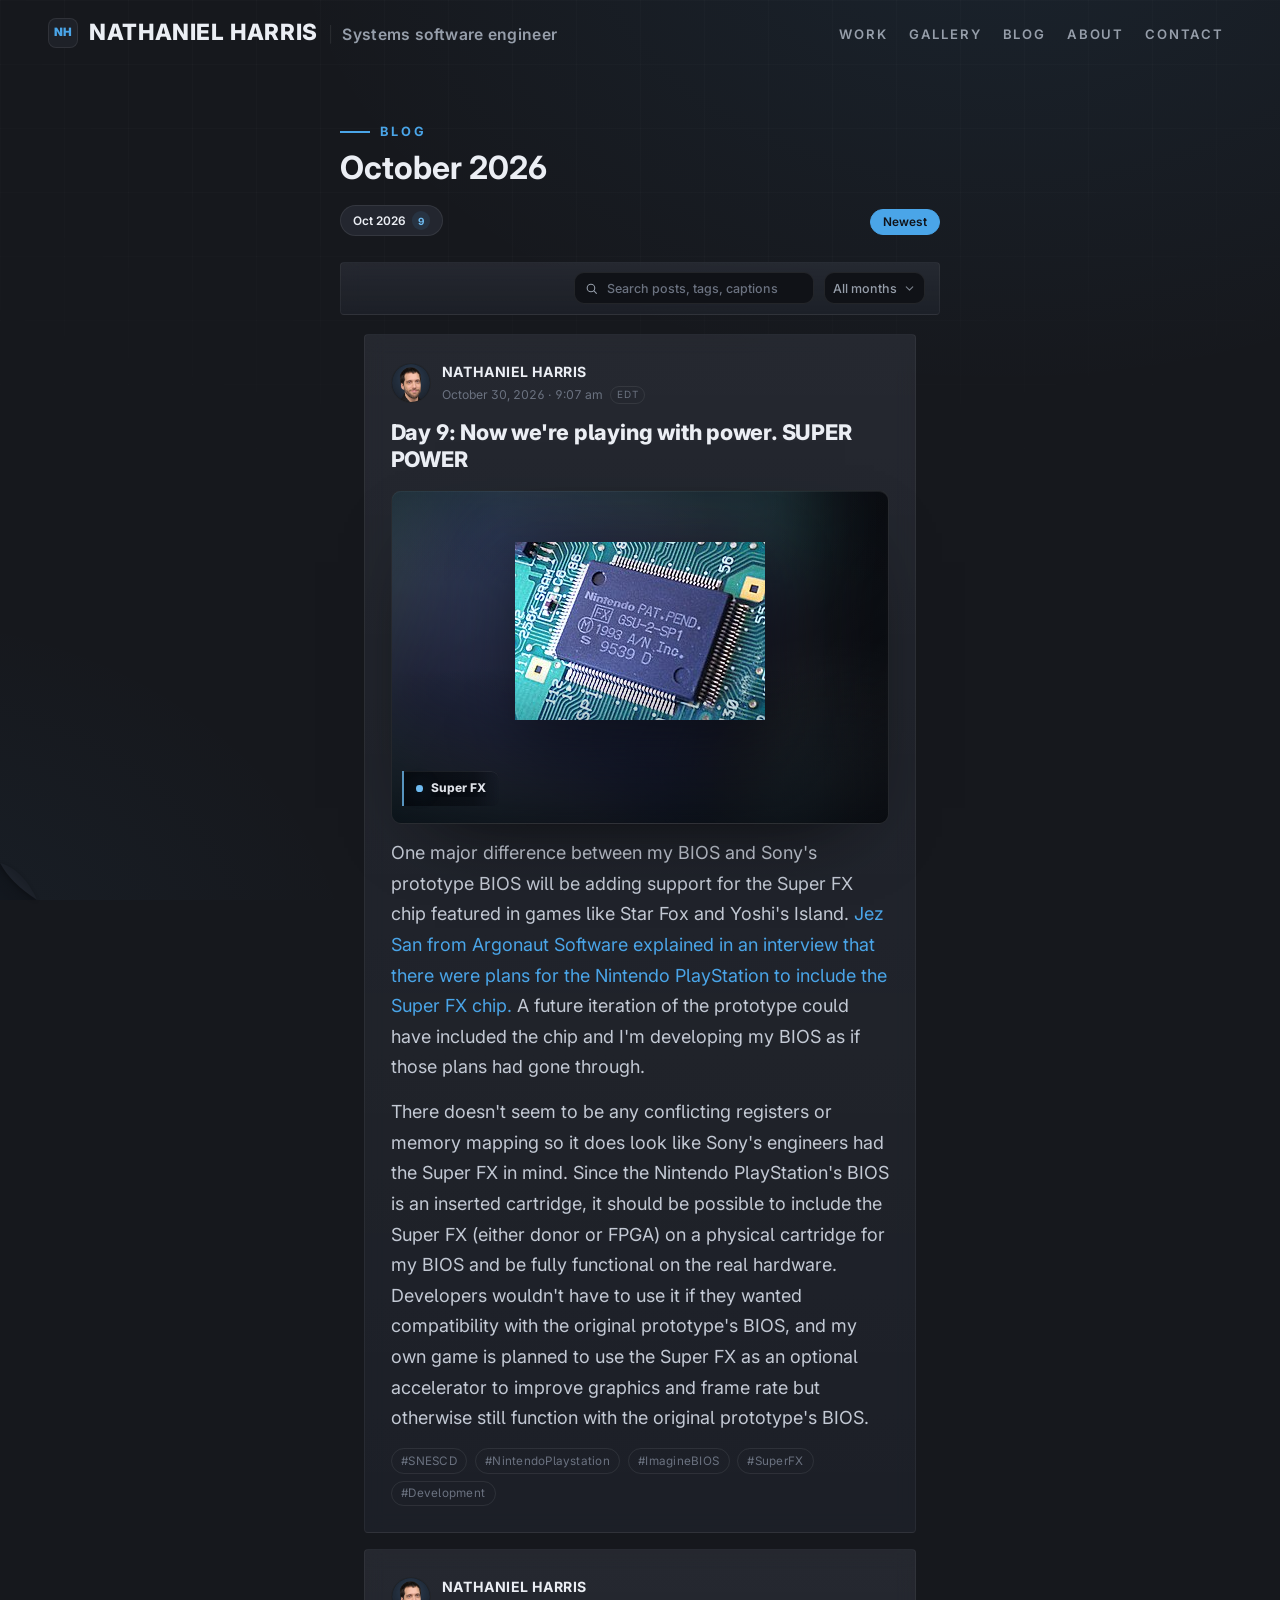
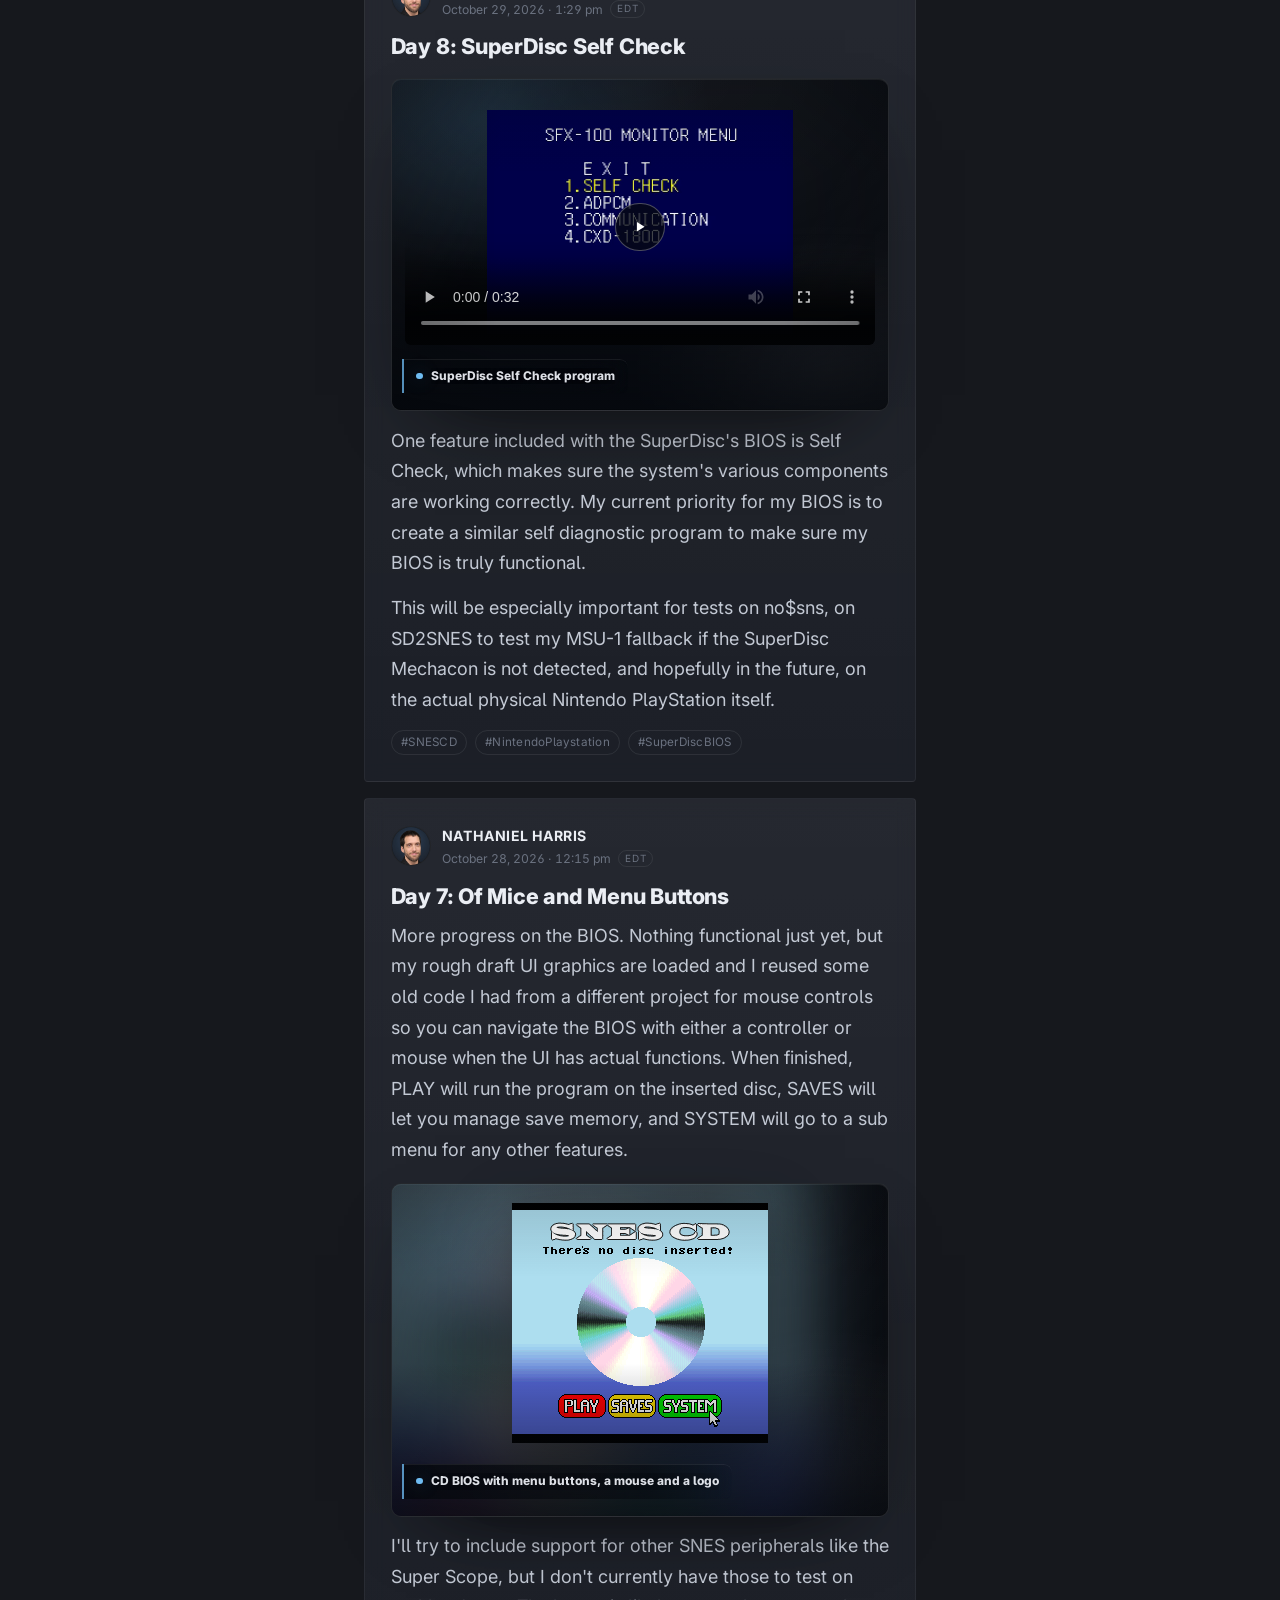
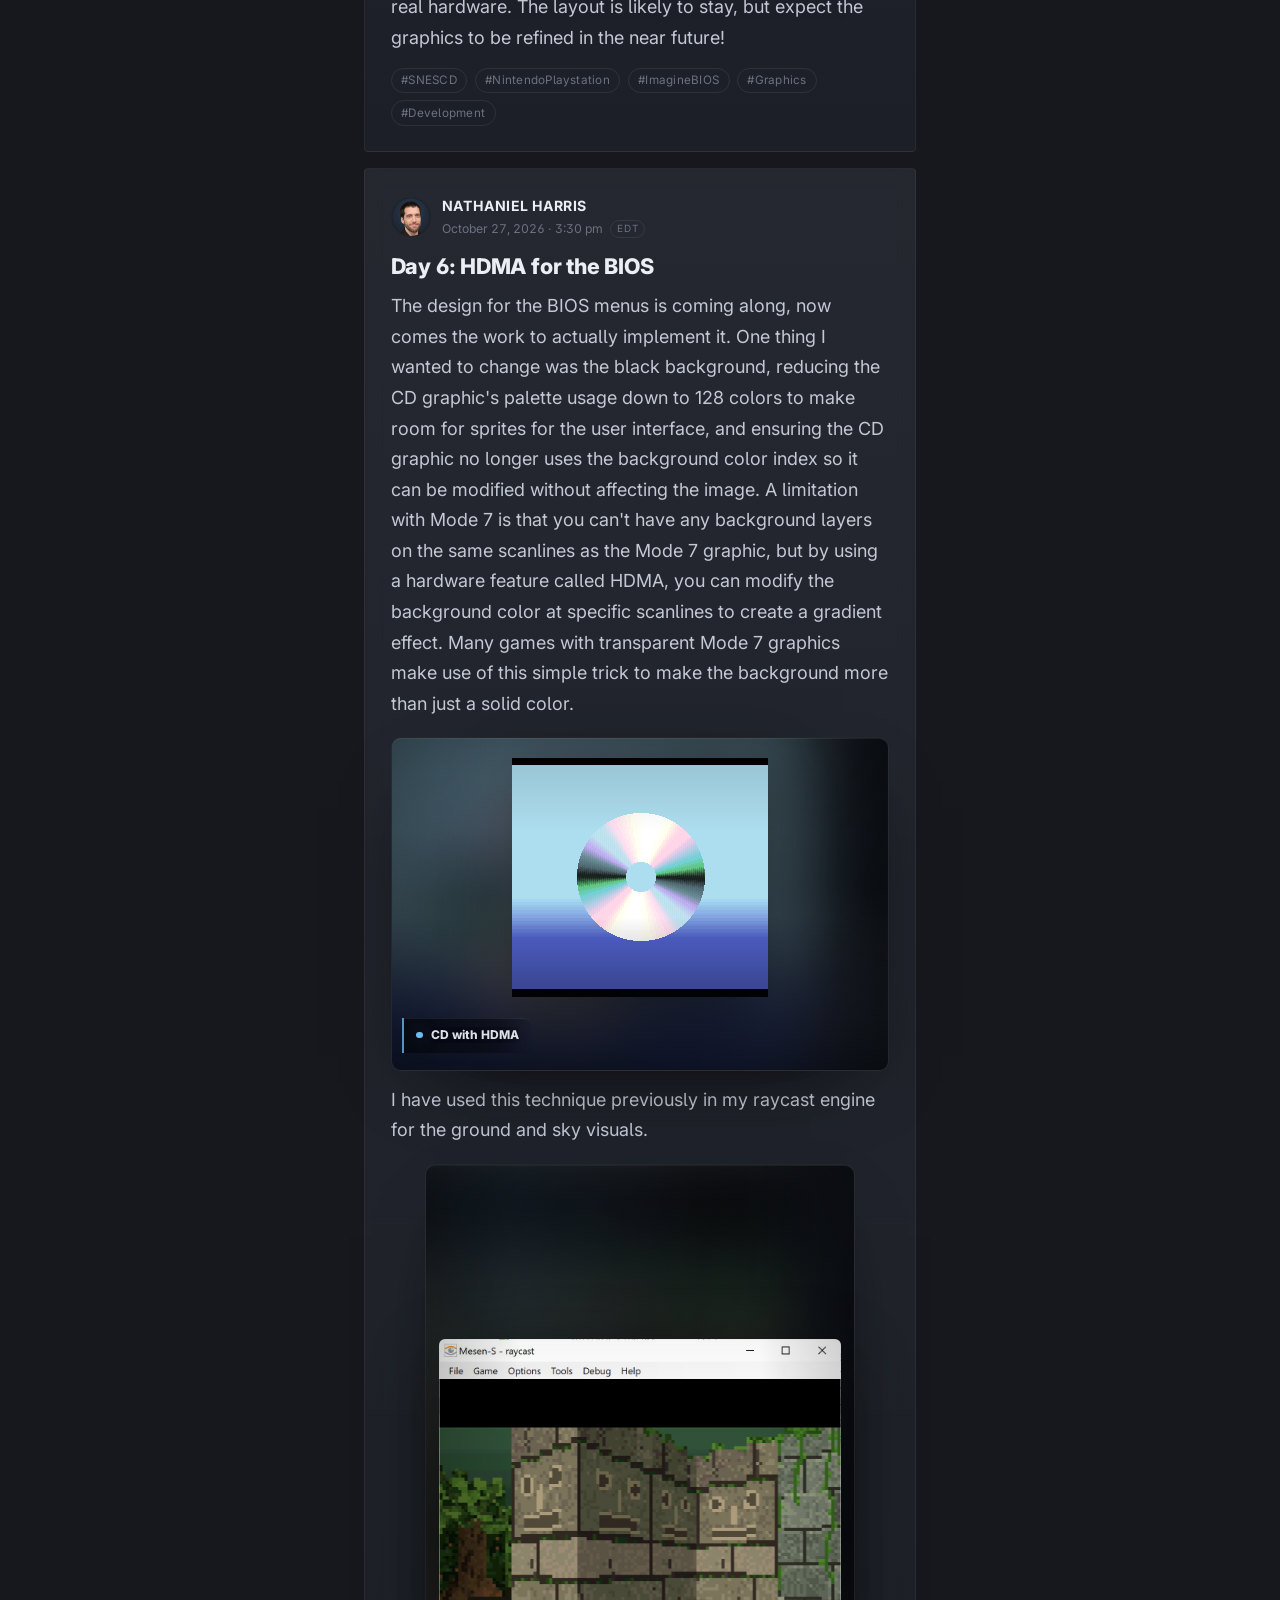
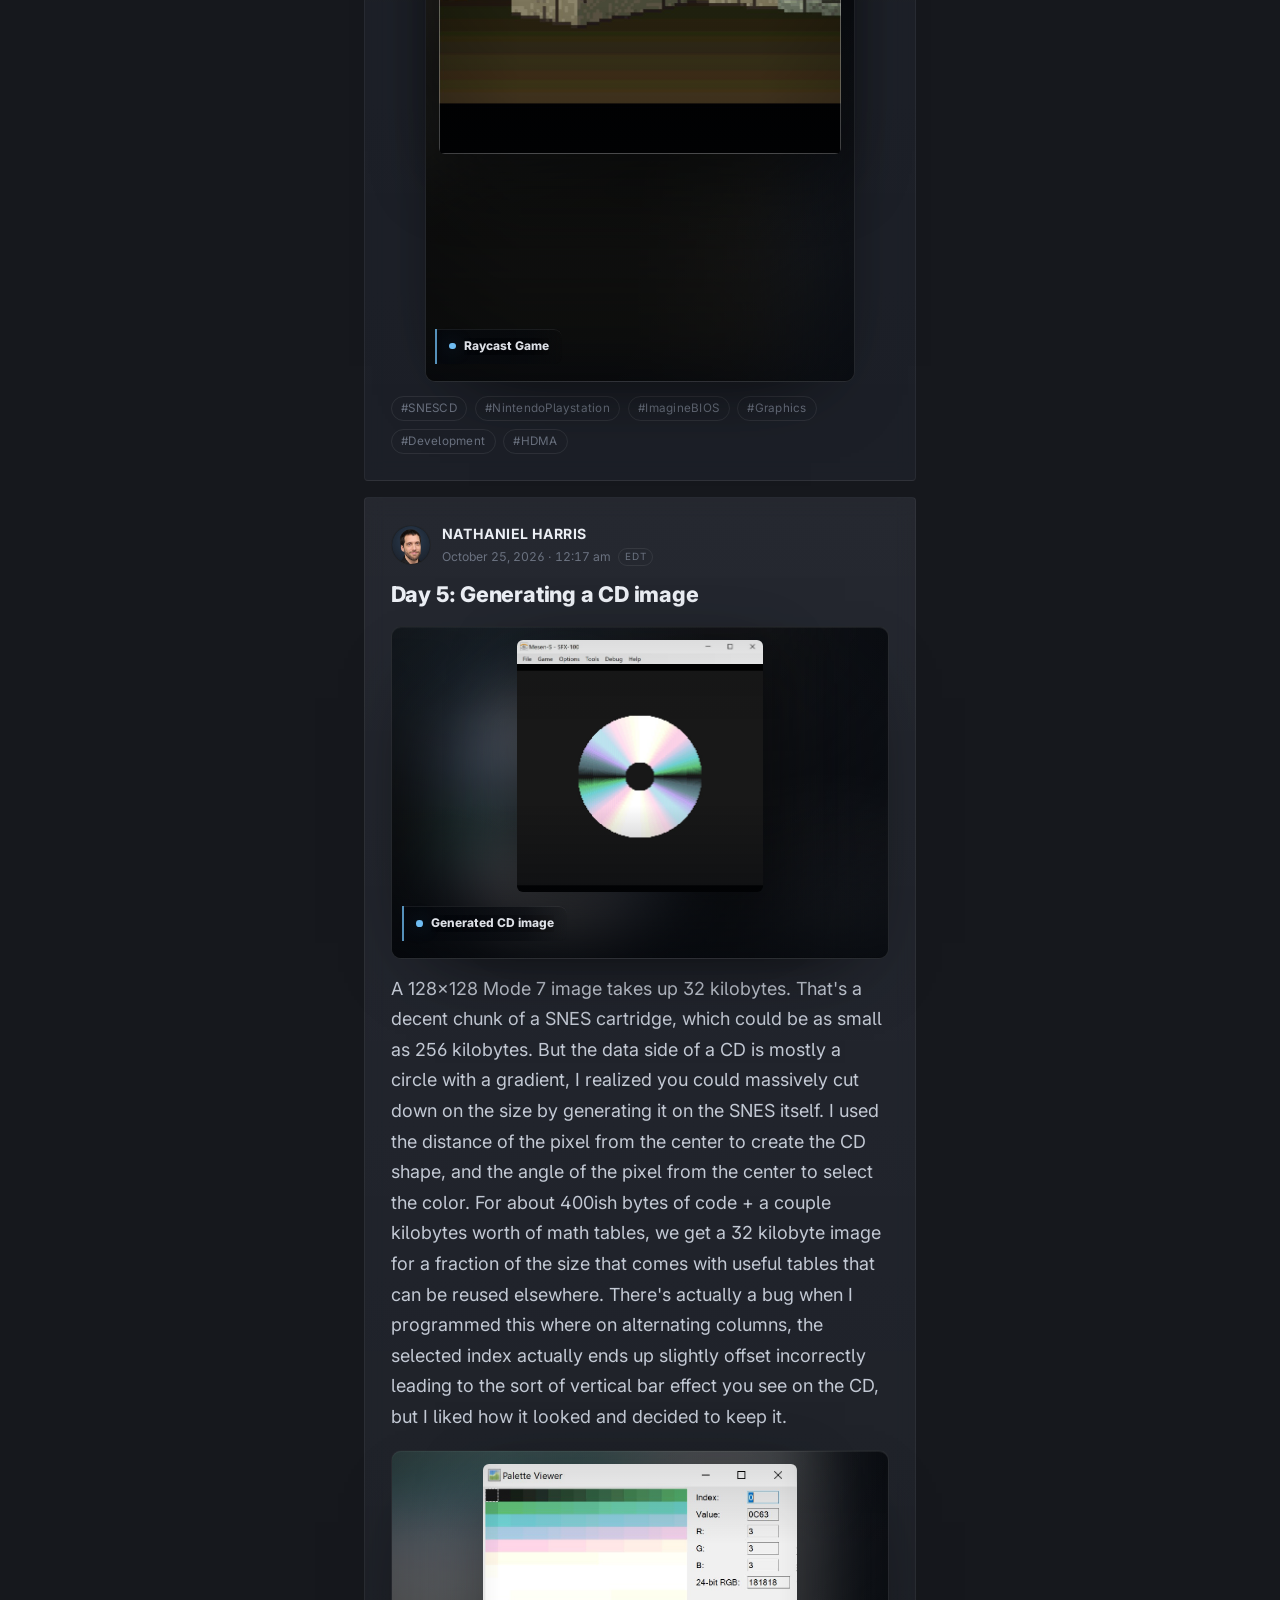
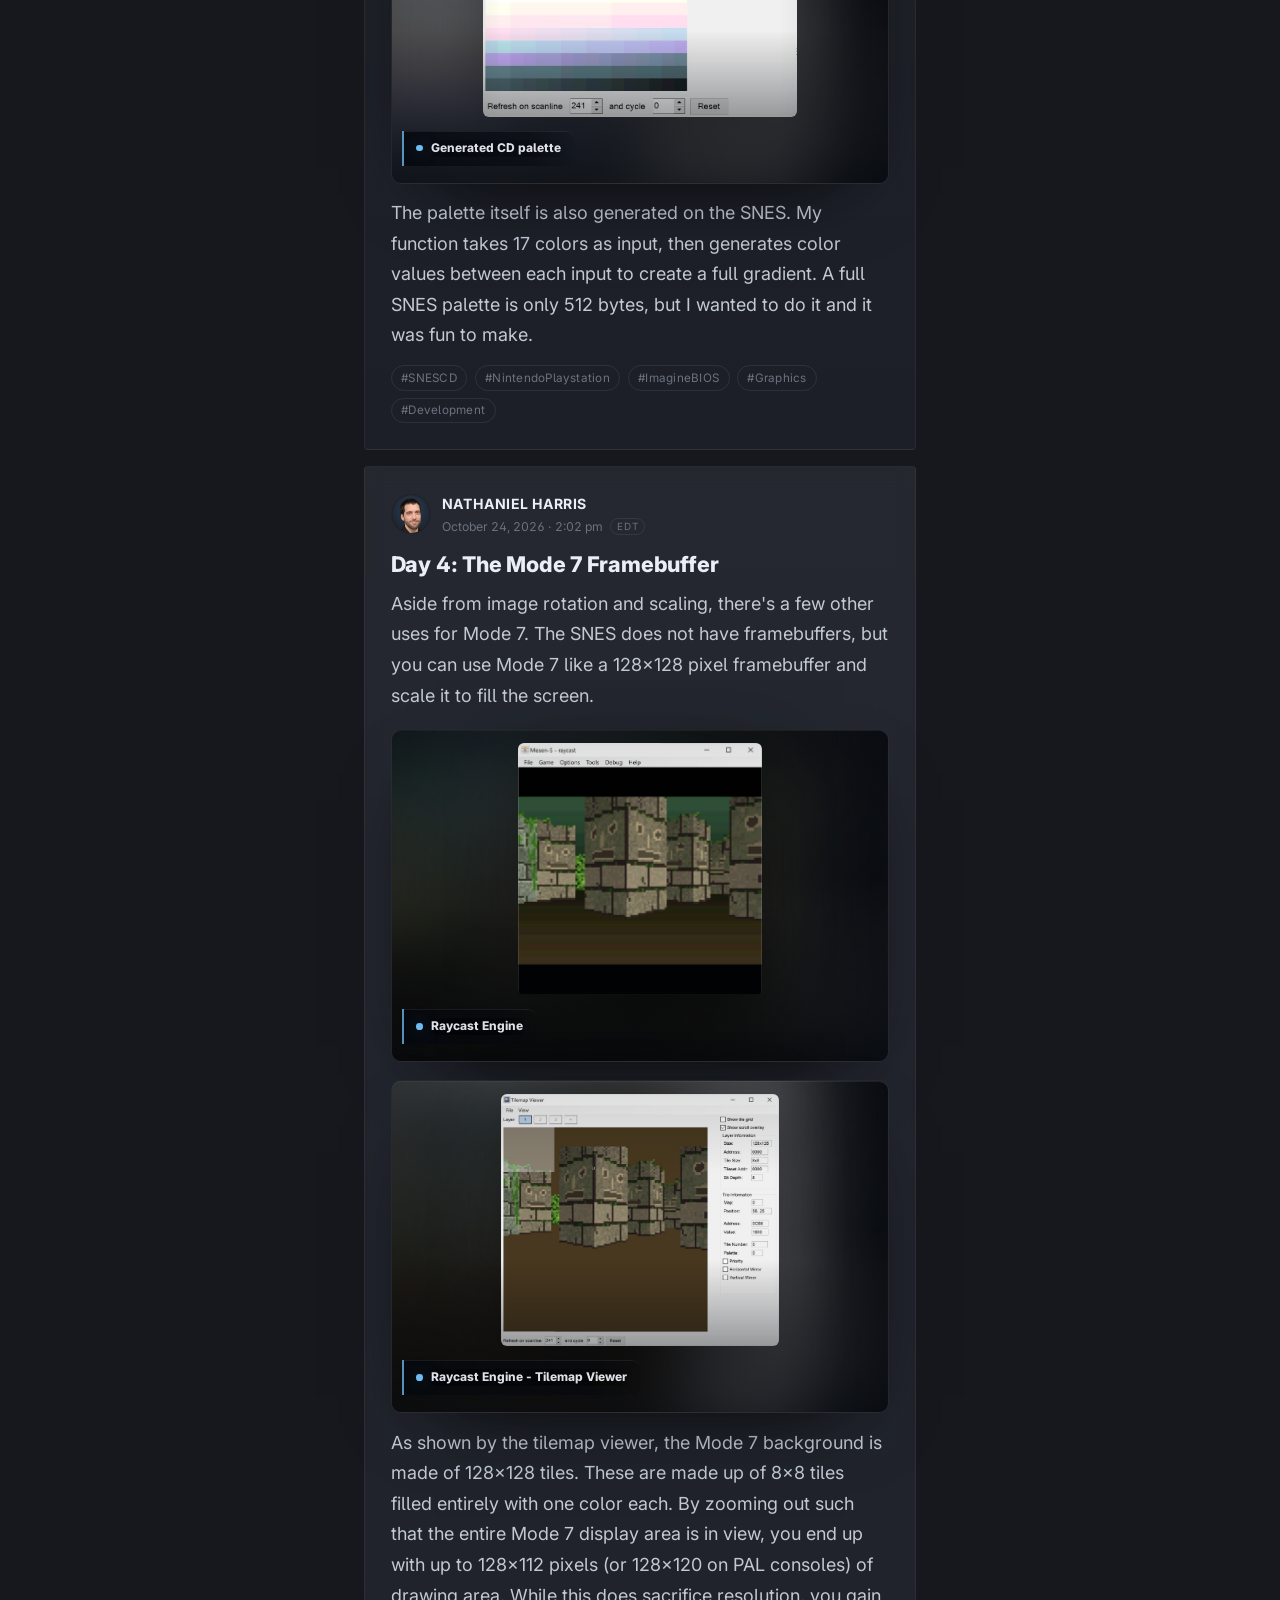
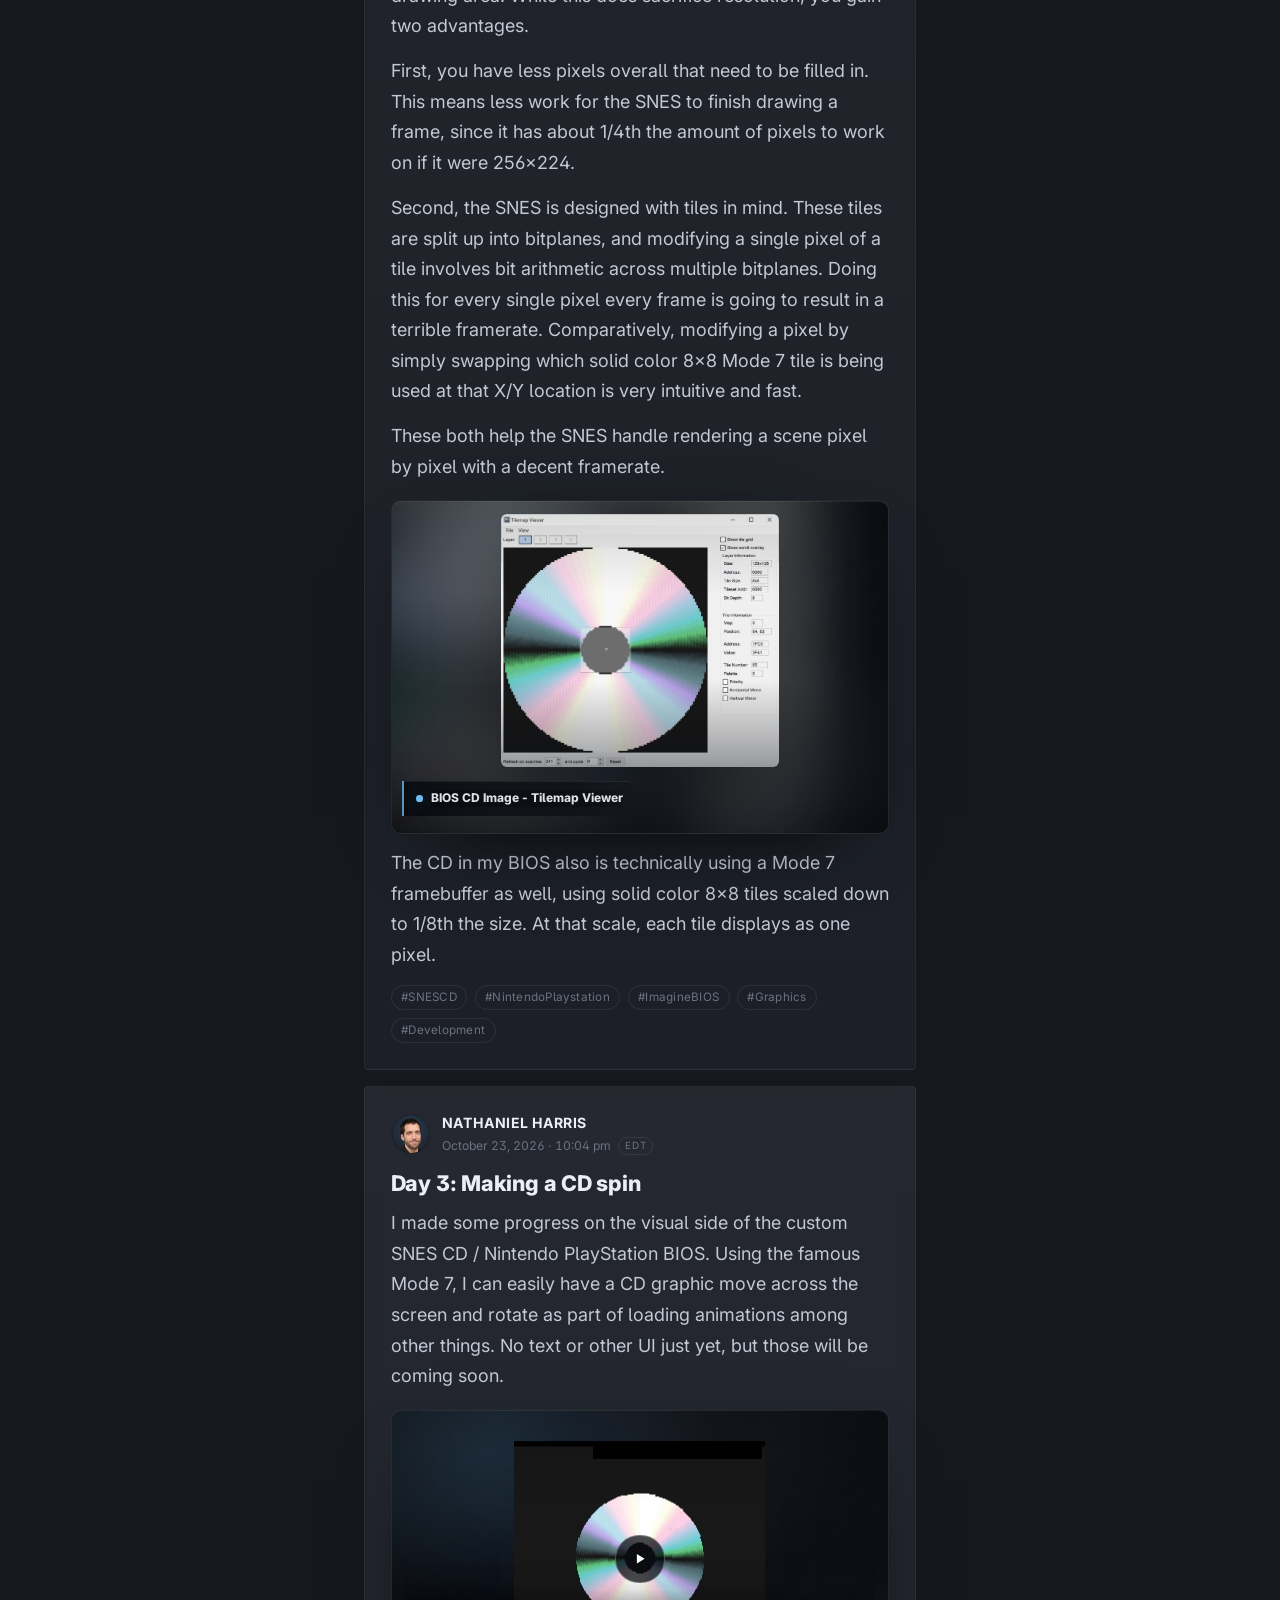
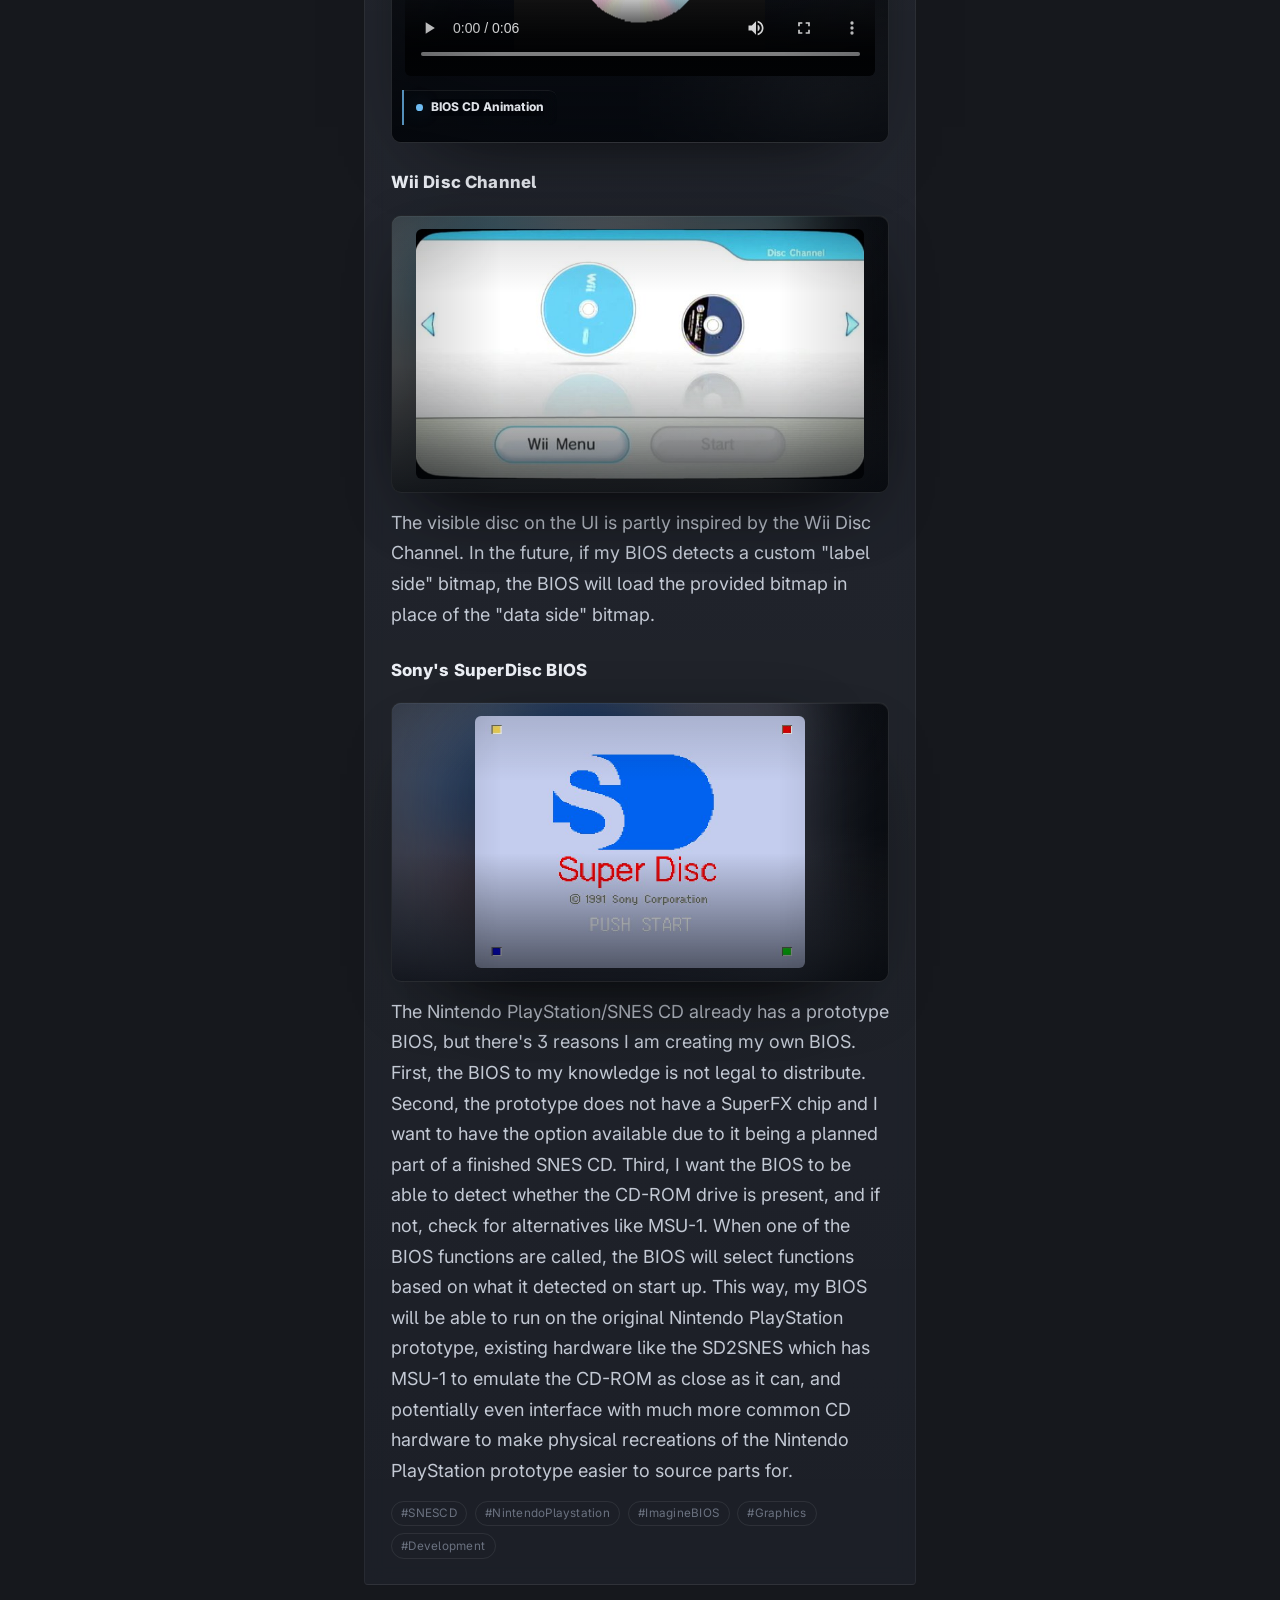
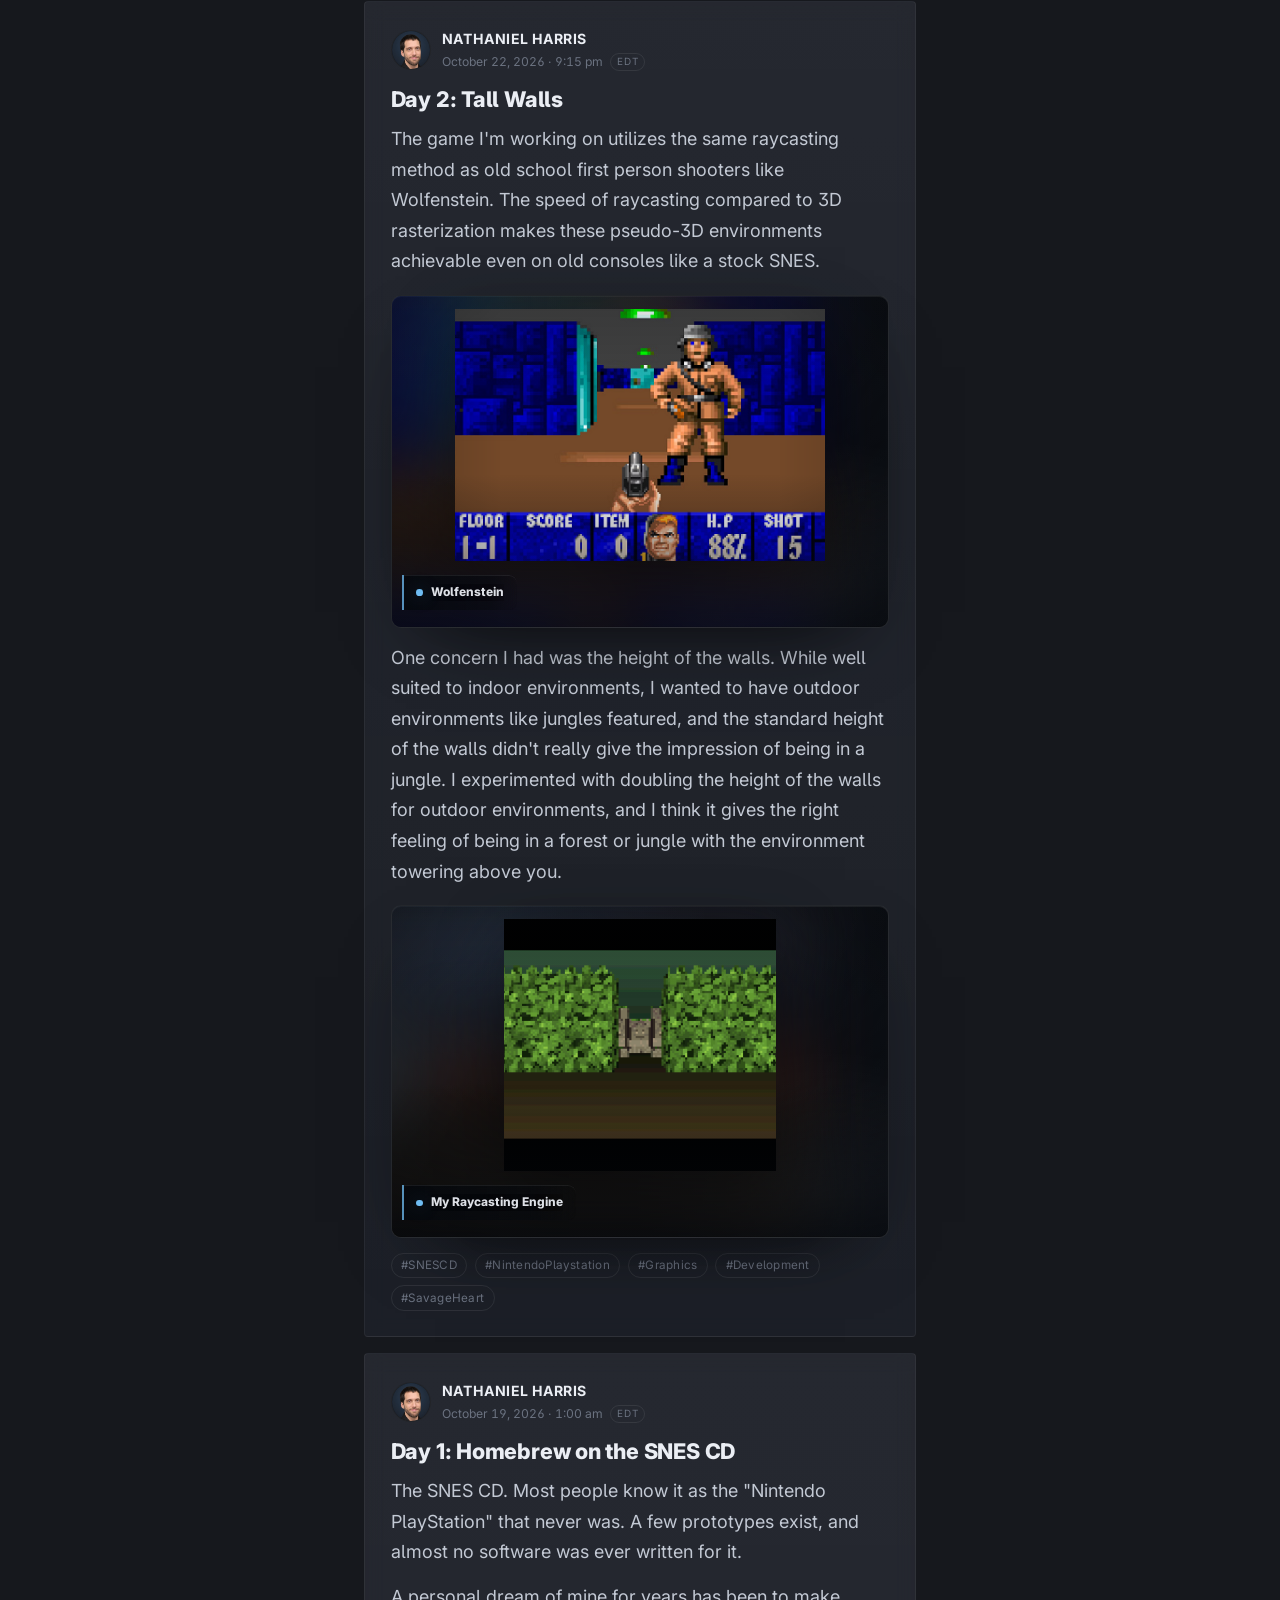
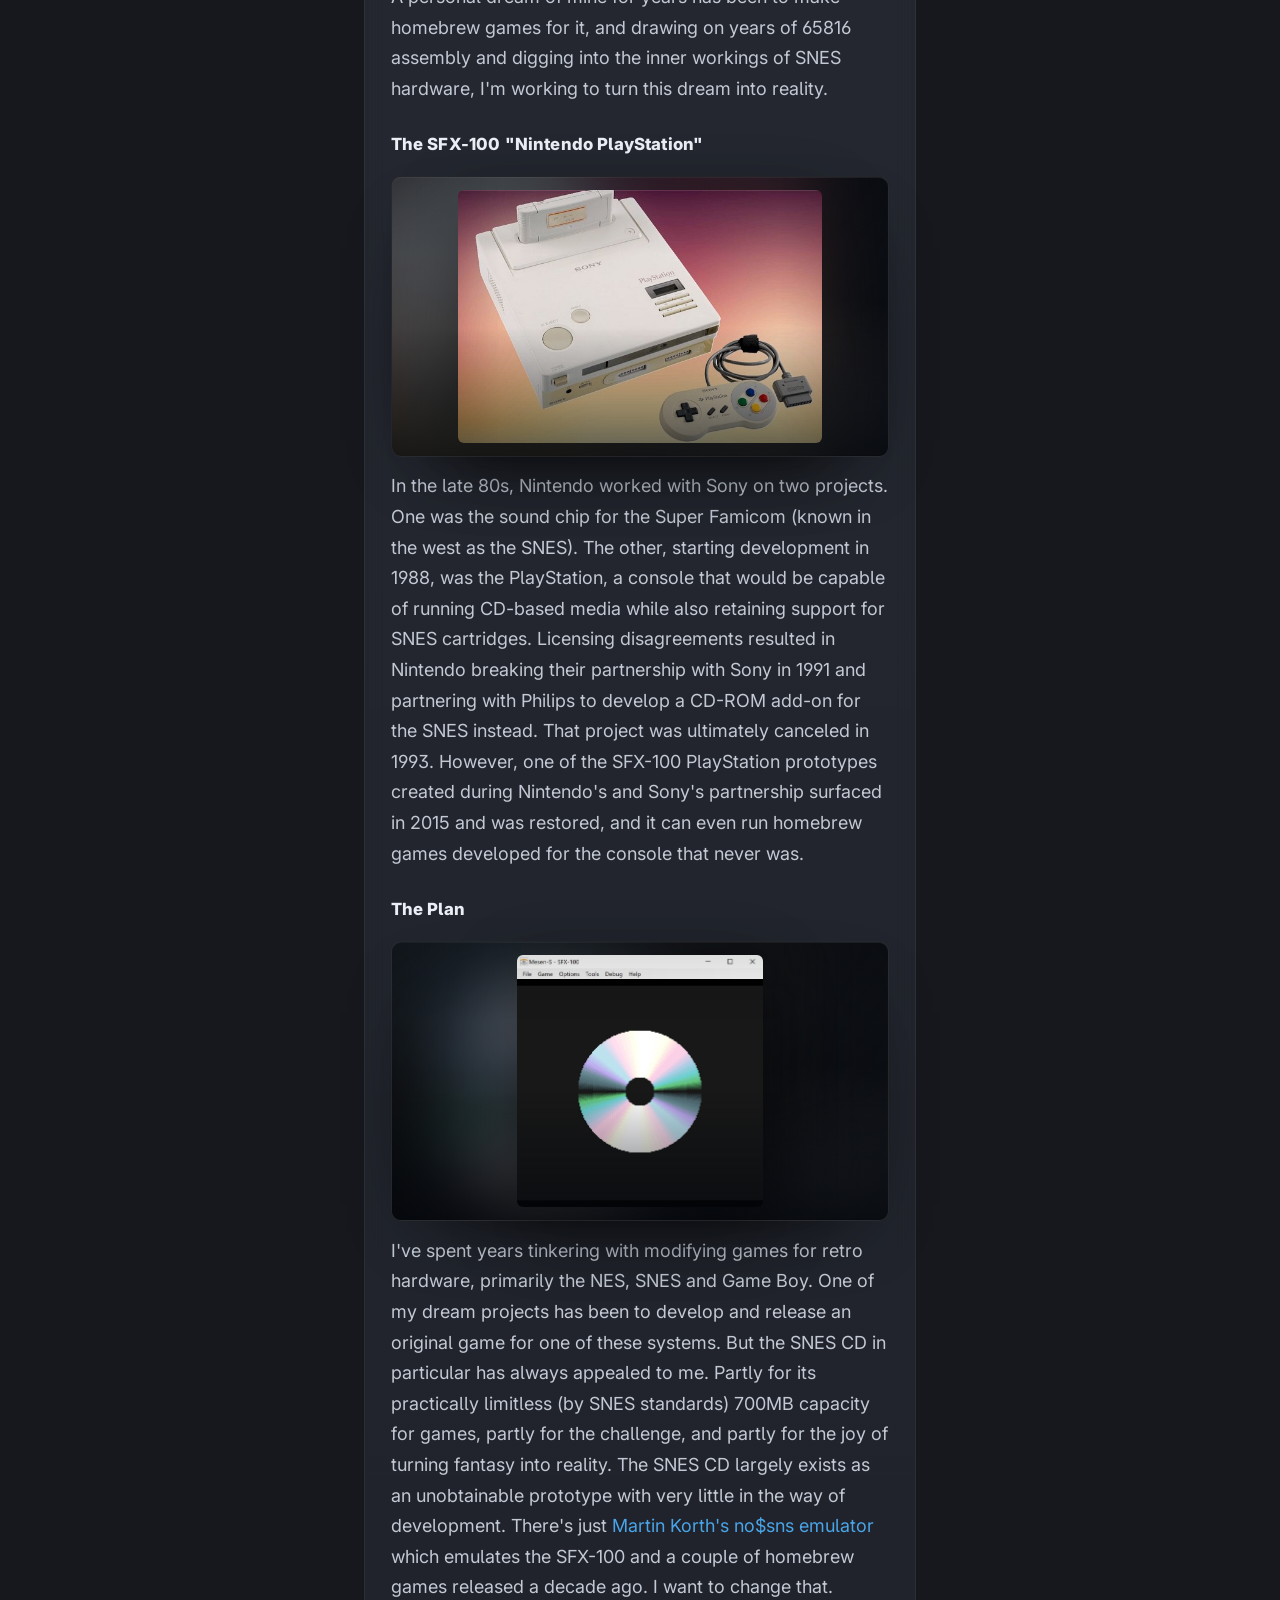
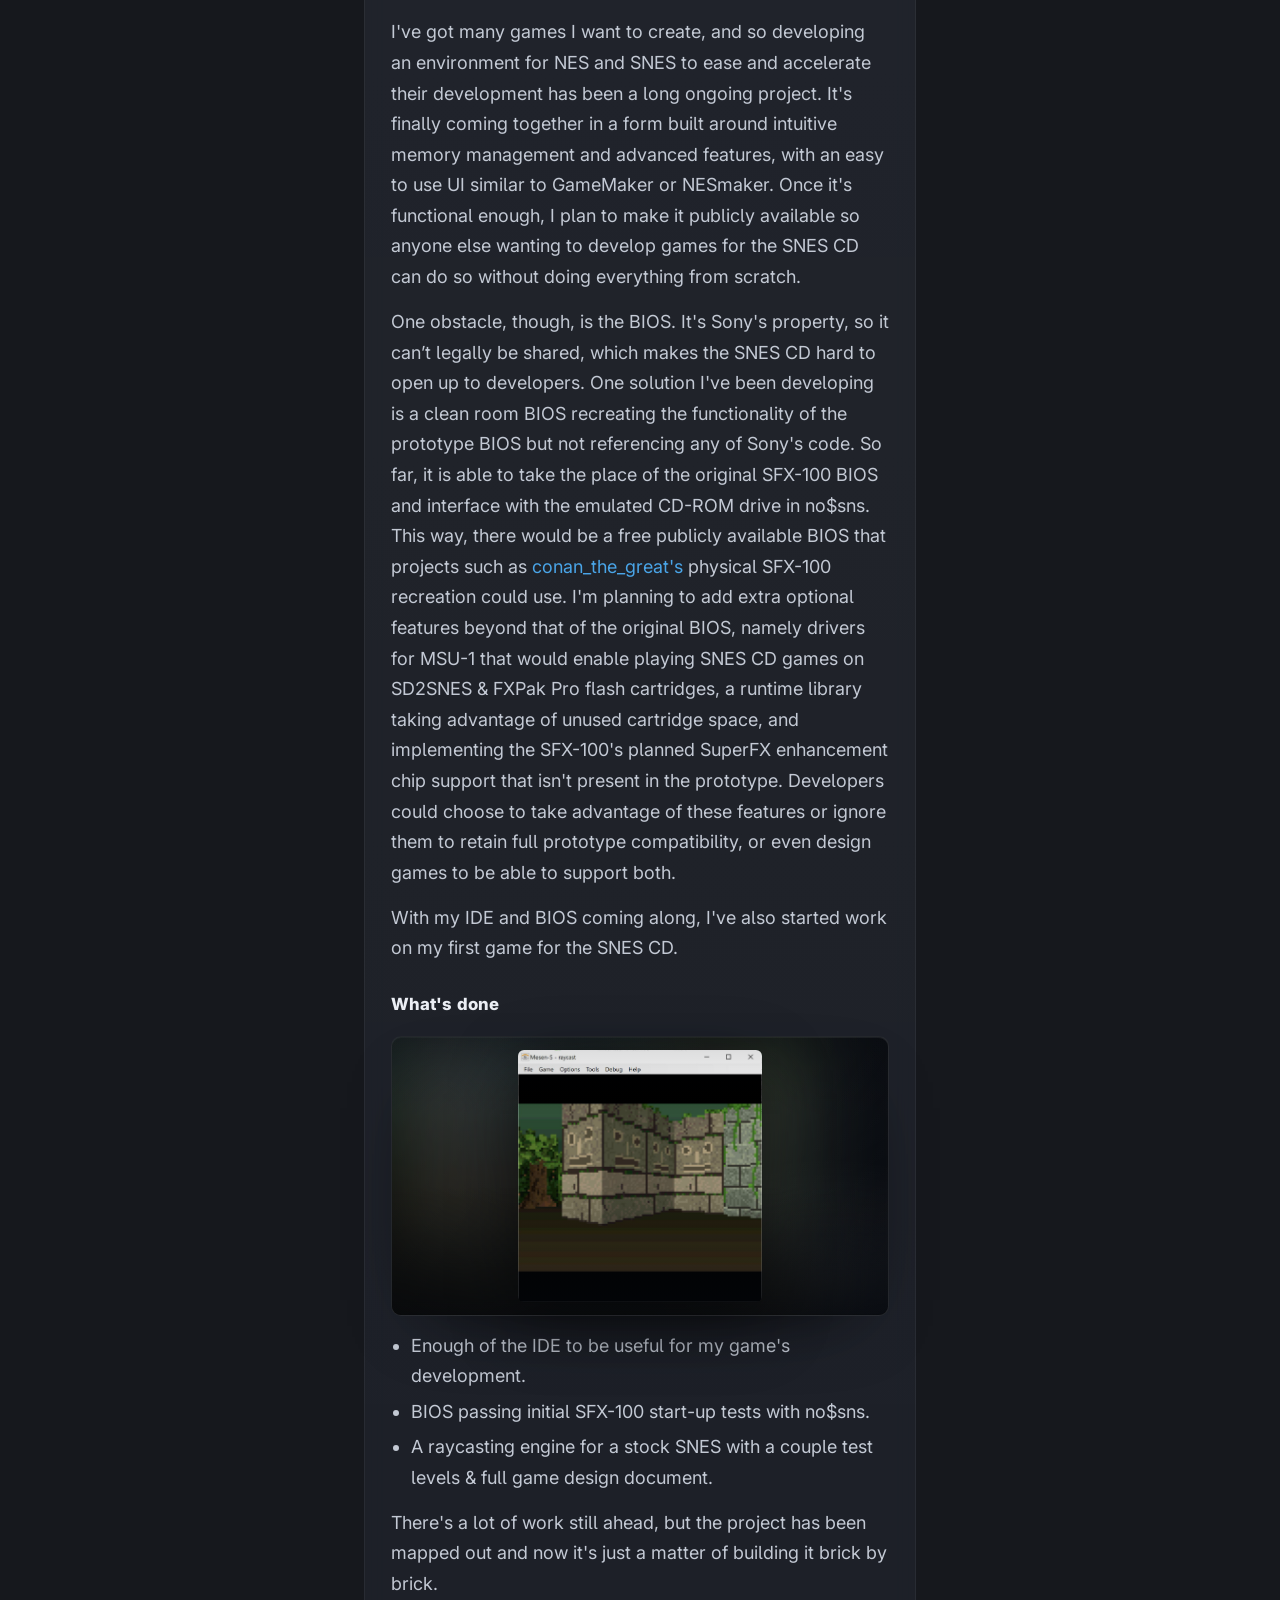
<file: blog/2610.html>
<!DOCTYPE html>
<!-- GENERATED by the blog.html publish engine on 2026-10-30; stamp:aukewy; hand edits are overwritten -->
<html lang="en">
<head>
  <meta charset="UTF-8" />
  <meta name="viewport" content="width=device-width, initial-scale=1.0" />
  <title>Nathaniel E. Harris · Blog · October 2026</title>
  <meta name="description" content="Systems software engineer. Backend services, data pipelines, reverse engineering and legacy hardware." />
  <link rel="canonical" href="https://nathanieleliasharris.com/blog/2610.html" />
  <link rel="alternate" type="application/atom+xml" title="NATHANIEL HARRIS - Blog" href="../feed.xml" />
  <meta property="og:type" content="website" />
  <meta property="og:site_name" content="Nathaniel E. Harris" />
  <meta property="og:title" content="Nathaniel E. Harris · Blog · October 2026" />
  <meta property="og:description" content="Systems software engineer. Backend services, data pipelines, reverse engineering and legacy hardware." />
  <meta property="og:url" content="https://nathanieleliasharris.com/blog/2610.html" />
  <meta property="og:image" content="https://nathanieleliasharris.com/og-image.png" />
  <meta property="og:image:width" content="1200" />
  <meta property="og:image:height" content="630" />
  <meta property="og:image:alt" content="Nathaniel E. Harris, systems software engineer." />
  <meta name="twitter:card" content="summary_large_image" />
  <meta name="twitter:title" content="Nathaniel E. Harris · Blog · October 2026" />
  <meta name="twitter:description" content="Systems software engineer. Backend services, data pipelines, reverse engineering and legacy hardware." />
  <meta name="twitter:image" content="https://nathanieleliasharris.com/og-image.png" />
  <link rel="preconnect" href="https://fonts.googleapis.com" />
  <link rel="preconnect" href="https://fonts.gstatic.com" crossorigin />
  <link href="https://fonts.googleapis.com/css2?family=Inter:ital,opsz,wght@0,14..32,400;0,14..32,500;0,14..32,600;0,14..32,700;0,14..32,800;0,14..32,900;1,14..32,400&display=swap" rel="stylesheet" />
  <link rel="stylesheet" href="../libraries/harrisxrwebengine/engine.css" />
  <link rel="stylesheet" href="../site.css" />
  <script>(function(){var m=/[?&]post=p([0-9a-z]\d{3})/.exec(location.search);if(!m)return;var s=document.createElement("style");s.id="postBoot";s.textContent="main>.bs-post:not(#p"+m[1]+"),.bm-chain{display:none}";document.head.appendChild(s);})();</script>
</head>
<body class="blog-month">
  <div class="progress" id="progress" aria-hidden="true"></div>
  <header class="site-header" id="header">
    <a class="brand" href="../index.html#top" aria-label="Nathaniel Harris, home">
      <span class="mark" aria-hidden="true">NH</span>
      <span class="brand__name">
        <!--[edit:brand-title]-->
        <span class="brand__title full">NATHANIEL HARRIS</span>
        <!--[/edit:brand-title]-->
        <!--[edit:brand-sub]-->
        <span class="brand__sub">Systems software engineer</span>
        <!--[/edit:brand-sub]-->
      </span>
    </a>

    <button class="nav__toggle" id="navToggle" aria-label="Toggle navigation" aria-expanded="false" aria-controls="nav">
      <span></span><span></span><span></span>
    </button>

    <!-- A nav link names the page it points into, so the same bytes work on
         every page. site.js treats a link naming THIS page as an in-page
         anchor, and marks the item whose href is this page as current.
         "#contact" stays bare: every page has its own contact section. -->
    <nav class="nav" id="nav" aria-label="Primary">
      <div class="nav__links">
        <!--[edit:nav-work]-->
        <a href="../index.html#work">Work</a>
        <!--[/edit:nav-work]-->
        <!--[edit:nav-gallery]-->
        <a href="../gallery.html">Gallery</a>
        <!--[/edit:nav-gallery]-->
        <!--[edit:nav-blog]-->
        <a href="../blog.html">Blog</a>
        <!--[/edit:nav-blog]-->
        <!--[edit:nav-about]-->
        <a href="../about.html">About</a>
        <!--[/edit:nav-about]-->
        <!--[edit:nav-contact]-->
        <a href="#contact">Contact</a>
        <!--[/edit:nav-contact]-->
      </div>
    </nav>
  </header>
  <div class="nav-overlay" id="navOverlay" aria-hidden="true"></div>

  <div class="blog-wrap">
    <div class="bm-top">
      <span class="eyebrow">Blog</span>
      <h1 class="bm-top__month">October 2026</h1>
    </div>
    <nav class="bm-rail" aria-label="Months">
      <ul class="bm-rail__strip">
        <li><a class="bm-chip is-now" href="2610.html" aria-current="page">Oct 2026 <span class="bm-chip__n">9</span></a></li>
      </ul>
      <a class="bm-chip bm-chip--newest" href="2610.html#p0010">Newest</a>
    </nav>
    <div class="bs-bar" id="blogBar">
      <div class="bs-bar__find" id="blogFind"></div>
      <div class="bs-picker" id="blogMonth"></div>
    </div>
    <main>
      <!-- ===== POST 0010 · 261030 ===== -->
      <article class="bs-post" id="p0010" data-id="0010" data-date="261030" data-time="0907" data-zone="EDT" data-tags="SNESCD NintendoPlaystation ImagineBIOS SuperFX Development" data-title="Day 9: Now we're playing with power. SUPER POWER">
        <header class="bs-post__by">
          <img class="bs-post__avatar" src="../img/nathaniel-portrait.jpg" alt="" />
          <b>NATHANIEL HARRIS</b>
          <a class="bs-post__when" href="2610.html?post=p0010#p0010"><time datetime="2026-10-30T09:07">October 30, 2026 · 9:07 am</time><span class="bs-post__zone">EDT</span></a>
        </header>
        <h3 class="bs-post__title"><a href="2610.html?post=p0010#p0010">Day 9: Now we're playing with power. SUPER POWER</a></h3>
        <div class="bs-post__body">
<div class="gallery"><img src="../blog/261030_img0016_original.png" width="250" height="178" data-uhd="1" data-hd="../blog/261030_img0016.jpg" data-truesize="1" data-sd="../blog/261030_img0016_sd.webp" data-original="../blog/261030_img0016_original.png" data-original-size="250x178" data-original-bytes="121058" loading="lazy" alt="Super FX" data-caption="Super FX" /></div>
<p>One major difference between my BIOS and Sony's prototype BIOS will be adding support for the Super FX chip featured in games like Star Fox and Yoshi's Island. <a href="https://www.nintendolife.com/news/2019/11/the_snes_playstation_was_going_to_have_a_super_fx_chip_built-in" rel="noopener">Jez San from Argonaut Software explained in an interview that there were plans for the Nintendo PlayStation to include the Super FX chip.</a> A future iteration of the prototype could have included the chip and I'm developing my BIOS as if those plans had gone through.</p>
<span class="bp-cut" data-cut="hard"></span>
<p>There doesn't seem to be any conflicting registers or memory mapping so it does look like Sony's engineers had the Super FX in mind. Since the Nintendo PlayStation's BIOS is an inserted cartridge, it should be possible to include the Super FX (either donor or FPGA) on a physical cartridge for my BIOS and be fully functional on the real hardware. Developers wouldn't have to use it if they wanted compatibility with the original prototype's BIOS, and my own game is planned to use the Super FX as an optional accelerator to improve graphics and frame rate but otherwise still function with the original prototype's BIOS.</p>
        </div>
        <div class="bs-post__tags"><a href="../blog.html?t=SNESCD">#SNESCD</a> <a href="../blog.html?t=NintendoPlaystation">#NintendoPlaystation</a> <a href="../blog.html?t=ImagineBIOS">#ImagineBIOS</a> <a href="../blog.html?t=SuperFX">#SuperFX</a> <a href="../blog.html?t=Development">#Development</a></div>
        <script type="text/x-blog-source" data-format="md">
[img0016,Super FX]

One major difference between my BIOS and Sony's prototype BIOS will be adding support for the Super FX chip featured in games like Star Fox and Yoshi's Island. [Jez San from Argonaut Software explained in an interview that there were plans for the Nintendo PlayStation to include the Super FX chip.](https://www.nintendolife.com/news/2019/11/the_snes_playstation_was_going_to_have_a_super_fx_chip_built-in) A future iteration of the prototype could have included the chip and I'm developing my BIOS as if those plans had gone through.

{pagebreak}

There doesn't seem to be any conflicting registers or memory mapping so it does look like Sony's engineers had the Super FX in mind. Since the Nintendo PlayStation's BIOS is an inserted cartridge, it should be possible to include the Super FX (either donor or FPGA) on a physical cartridge for my BIOS and be fully functional on the real hardware. Developers wouldn't have to use it if they wanted compatibility with the original prototype's BIOS, and my own game is planned to use the Super FX as an optional accelerator to improve graphics and frame rate but otherwise still function with the original prototype's BIOS.
</script>
      </article>
      <!-- ===== /POST 0010 ===== -->
      <!-- ===== POST 0009 · 261029 ===== -->
      <article class="bs-post" id="p0009" data-id="0009" data-date="261029" data-time="1329" data-zone="EDT" data-tags="SNESCD NintendoPlaystation SuperDiscBIOS" data-title="Day 8: SuperDisc Self Check">
        <header class="bs-post__by">
          <img class="bs-post__avatar" src="../img/nathaniel-portrait.jpg" alt="" />
          <b>NATHANIEL HARRIS</b>
          <a class="bs-post__when" href="2610.html?post=p0009#p0009"><time datetime="2026-10-29T13:29">October 29, 2026 · 1:29 pm</time><span class="bs-post__zone">EDT</span></a>
        </header>
        <h3 class="bs-post__title"><a href="2610.html?post=p0009#p0009">Day 8: SuperDisc Self Check</a></h3>
        <div class="bs-post__body">
<div class="gallery"><figure class="bp-media" data-kind="video" data-caption="SuperDisc Self Check program"><video controls preload="none" playsinline width="578" height="444" aria-label="SuperDisc Self Check program"><source src="../blog/261029_media0015.webm" type="video/webm" /></video><figcaption class="bp-media__cap">SuperDisc Self Check program</figcaption><a class="bp-media__file" href="../blog/261029_media0015.webm" download="SuperDisc BIOS Self Check.webm" type="video/webm">Download SuperDisc BIOS Self Check.webm (317 KB)</a></figure></div>
<p>One feature included with the SuperDisc's BIOS is Self Check, which makes sure the system's various components are working correctly. My current priority for my BIOS is to create a similar self diagnostic program to make sure my BIOS is truly functional.</p>
<span class="bp-cut" data-cut="hard"></span>
<p>This will be especially important for tests on no$sns, on SD2SNES to test my MSU-1 fallback if the SuperDisc Mechacon is not detected, and hopefully in the future, on the actual physical Nintendo PlayStation itself.</p>
        </div>
        <div class="bs-post__tags"><a href="../blog.html?t=SNESCD">#SNESCD</a> <a href="../blog.html?t=NintendoPlaystation">#NintendoPlaystation</a> <a href="../blog.html?t=SuperDiscBIOS">#SuperDiscBIOS</a></div>
        <script type="text/x-blog-source" data-format="md">
[video0015,SuperDisc Self Check program]

One feature included with the SuperDisc's BIOS is Self Check, which makes sure the system's various components are working correctly. My current priority for my BIOS is to create a similar self diagnostic program to make sure my BIOS is truly functional.

{pagebreak}

This will be especially important for tests on no$sns, on SD2SNES to test my MSU-1 fallback if the SuperDisc Mechacon is not detected, and hopefully in the future, on the actual physical Nintendo PlayStation itself.
</script>
      </article>
      <!-- ===== /POST 0009 ===== -->
      <!-- ===== POST 0008 · 261028 ===== -->
      <article class="bs-post" id="p0008" data-id="0008" data-date="261028" data-time="1215" data-zone="EDT" data-tags="SNESCD NintendoPlaystation ImagineBIOS Graphics Development" data-title="Day 7: Of Mice and Menu Buttons">
        <header class="bs-post__by">
          <img class="bs-post__avatar" src="../img/nathaniel-portrait.jpg" alt="" />
          <b>NATHANIEL HARRIS</b>
          <a class="bs-post__when" href="2610.html?post=p0008#p0008"><time datetime="2026-10-28T12:15">October 28, 2026 · 12:15 pm</time><span class="bs-post__zone">EDT</span></a>
        </header>
        <h3 class="bs-post__title"><a href="2610.html?post=p0008#p0008">Day 7: Of Mice and Menu Buttons</a></h3>
        <div class="bs-post__body">
<p>More progress on the BIOS. Nothing functional just yet, but my rough draft UI graphics are loaded and I reused some old code I had  from a different project for mouse controls so you can navigate the BIOS with either a controller or mouse when the UI has actual functions. When finished, PLAY will run the program on the inserted disc, SAVES will let you manage save memory, and SYSTEM will go to a sub menu for any other features.</p>
<div class="gallery"><img src="../blog/261028_img0014_original.png" width="256" height="240" data-uhd="1" data-hd="../blog/261028_img0014.jpg" data-truesize="1" data-sd="../blog/261028_img0014_sd.webp" data-original="../blog/261028_img0014_original.png" data-original-size="256x240" data-original-bytes="9451" loading="lazy" alt="CD BIOS with menu buttons, a mouse and a logo" data-caption="CD BIOS with menu buttons, a mouse and a logo" /></div>
<span class="bp-cut" data-cut="hard"></span>
<p>I'll try to include support for other SNES peripherals like the Super Scope, but I don't currently have those to test on real hardware. The layout is likely to stay, but expect the graphics to be refined in the near future!</p>
        </div>
        <div class="bs-post__tags"><a href="../blog.html?t=SNESCD">#SNESCD</a> <a href="../blog.html?t=NintendoPlaystation">#NintendoPlaystation</a> <a href="../blog.html?t=ImagineBIOS">#ImagineBIOS</a> <a href="../blog.html?t=Graphics">#Graphics</a> <a href="../blog.html?t=Development">#Development</a></div>
        <script type="text/x-blog-source" data-format="md">
More progress on the BIOS. Nothing functional just yet, but my rough draft UI graphics are loaded and I reused some old code I had  from a different project for mouse controls so you can navigate the BIOS with either a controller or mouse when the UI has actual functions. When finished, PLAY will run the program on the inserted disc, SAVES will let you manage save memory, and SYSTEM will go to a sub menu for any other features.

[img0014,CD BIOS with menu buttons, a mouse and a logo]

{pagebreak}

I'll try to include support for other SNES peripherals like the Super Scope, but I don't currently have those to test on real hardware. The layout is likely to stay, but expect the graphics to be refined in the near future!
</script>
      </article>
      <!-- ===== /POST 0008 ===== -->
      <!-- ===== POST 0007 · 261027 ===== -->
      <article class="bs-post" id="p0007" data-id="0007" data-date="261027" data-time="1530" data-zone="EDT" data-tags="SNESCD NintendoPlaystation ImagineBIOS Graphics Development HDMA" data-title="Day 6: HDMA for the BIOS">
        <header class="bs-post__by">
          <img class="bs-post__avatar" src="../img/nathaniel-portrait.jpg" alt="" />
          <b>NATHANIEL HARRIS</b>
          <a class="bs-post__when" href="2610.html?post=p0007#p0007"><time datetime="2026-10-27T15:30">October 27, 2026 · 3:30 pm</time><span class="bs-post__zone">EDT</span></a>
        </header>
        <h3 class="bs-post__title"><a href="2610.html?post=p0007#p0007">Day 6: HDMA for the BIOS</a></h3>
        <div class="bs-post__body">
<p>The design for the BIOS menus is coming along, now comes the work to actually implement it. One thing I wanted to change was the black background, reducing the CD graphic's palette usage down to 128 colors to make room for sprites for the user interface, and ensuring the CD graphic no longer uses the background color index so it can be modified without affecting the image. A limitation with Mode 7 is that you can't have any background layers on the same scanlines as the Mode 7 graphic, but by using a hardware feature called HDMA, you can modify the background color at specific scanlines to create a gradient effect. Many games with transparent Mode 7 graphics make use of this simple trick to make the background more than just a solid color.</p>
<div class="gallery"><img src="../blog/261027_img0013_original.png" width="256" height="239" data-uhd="1" data-hd="../blog/261027_img0013.jpg" data-truesize="1" data-sd="../blog/261027_img0013_sd.webp" data-original="../blog/261027_img0013_original.png" data-original-size="256x239" data-original-bytes="6152" loading="lazy" alt="CD with HDMA" data-caption="CD with HDMA" /></div>
<span class="bp-cut" data-cut="hard"></span>
<p>I have used this technique previously in my raycast engine for the ground and sky visuals.</p>
<div class="gallery"><img src="../blog/261019_img0002.jpg" srcset="../blog/261019_img0002_sd.webp 465w, ../blog/261019_img0002.jpg 1026w" sizes="(max-width: 700px) 80vw, 520px" width="1026" height="1059" data-sd="../blog/261019_img0002_sd.webp" data-original="../blog/261019_img0002_original.png" data-original-size="1026x1059" data-original-bytes="86602" loading="lazy" alt="Raycast Game" data-caption="Raycast Game" /></div>
        </div>
        <div class="bs-post__tags"><a href="../blog.html?t=SNESCD">#SNESCD</a> <a href="../blog.html?t=NintendoPlaystation">#NintendoPlaystation</a> <a href="../blog.html?t=ImagineBIOS">#ImagineBIOS</a> <a href="../blog.html?t=Graphics">#Graphics</a> <a href="../blog.html?t=Development">#Development</a> <a href="../blog.html?t=HDMA">#HDMA</a></div>
        <script type="text/x-blog-source" data-format="md">
The design for the BIOS menus is coming along, now comes the work to actually implement it. One thing I wanted to change was the black background, reducing the CD graphic's palette usage down to 128 colors to make room for sprites for the user interface, and ensuring the CD graphic no longer uses the background color index so it can be modified without affecting the image. A limitation with Mode 7 is that you can't have any background layers on the same scanlines as the Mode 7 graphic, but by using a hardware feature called HDMA, you can modify the background color at specific scanlines to create a gradient effect. Many games with transparent Mode 7 graphics make use of this simple trick to make the background more than just a solid color.

[img0013,CD with HDMA]

{pagebreak}

I have used this technique previously in my raycast engine for the ground and sky visuals.

[img0002,Raycast Game]
</script>
      </article>
      <!-- ===== /POST 0007 ===== -->
      <!-- ===== POST 0006 · 261025 ===== -->
      <article class="bs-post" id="p0006" data-id="0006" data-date="261025" data-time="0017" data-zone="EDT" data-tags="SNESCD NintendoPlaystation ImagineBIOS Graphics Development" data-title="Day 5: Generating a CD image">
        <header class="bs-post__by">
          <img class="bs-post__avatar" src="../img/nathaniel-portrait.jpg" alt="" />
          <b>NATHANIEL HARRIS</b>
          <a class="bs-post__when" href="2610.html?post=p0006#p0006"><time datetime="2026-10-25T00:17">October 25, 2026 · 12:17 am</time><span class="bs-post__zone">EDT</span></a>
        </header>
        <h3 class="bs-post__title"><a href="2610.html?post=p0006#p0006">Day 5: Generating a CD image</a></h3>
        <div class="bs-post__body">
<div class="gallery" data-shape="landscape"><img src="../blog/261019_img0001.jpg" srcset="../blog/261019_img0001_sd.webp 466w, ../blog/261019_img0001.jpg 1021w" sizes="(max-width: 700px) 80vw, 520px" width="1021" height="1052" data-sd="../blog/261019_img0001_sd.webp" data-original="../blog/261019_img0001_original.png" data-original-size="1021x1052" data-original-bytes="39877" loading="lazy" alt="Generated CD image" data-caption="Generated CD image" /></div>
<p>A 128x128 Mode 7 image takes up 32 kilobytes. That's a decent chunk of a SNES cartridge, which could be as small as 256 kilobytes. But the data side of a CD is mostly a circle with a gradient, I realized you could massively cut down on the size by generating it on the SNES itself. I used the distance of the pixel from the center to create the CD shape, and the angle of the pixel from the center to select the color. For about 400ish bytes of code + a couple kilobytes worth of math tables, we get a 32 kilobyte image for a fraction of the size that comes with useful tables that can be reused elsewhere. There's actually a bug when I programmed this where on alternating columns, the selected index actually ends up slightly offset incorrectly leading to the sort of vertical bar effect you see on the CD, but I liked how it looked and decided to keep it.</p>
<span class="bp-cut" data-cut="hard"></span>
<div class="gallery"><img src="../blog/261025_img0012.jpg" srcset="../blog/261025_img0012_sd.webp 480w, ../blog/261025_img0012.jpg 797w" sizes="(max-width: 700px) 80vw, 520px" width="797" height="641" data-sd="../blog/261025_img0012_sd.webp" data-original="../blog/261025_img0012_original.png" data-original-size="797x641" data-original-bytes="25929" loading="lazy" alt="Generated CD palette" data-caption="Generated CD palette" /></div>
<p>The palette itself is also generated on the SNES. My function takes 17 colors as input, then generates color values between each input to create a full gradient. A full SNES palette is only 512 bytes, but I wanted to do it and it was fun to make.</p>
        </div>
        <div class="bs-post__tags"><a href="../blog.html?t=SNESCD">#SNESCD</a> <a href="../blog.html?t=NintendoPlaystation">#NintendoPlaystation</a> <a href="../blog.html?t=ImagineBIOS">#ImagineBIOS</a> <a href="../blog.html?t=Graphics">#Graphics</a> <a href="../blog.html?t=Development">#Development</a></div>
        <script type="text/x-blog-source" data-format="md">
[landscape img0001, Generated CD image]

A 128x128 Mode 7 image takes up 32 kilobytes. That's a decent chunk of a SNES cartridge, which could be as small as 256 kilobytes. But the data side of a CD is mostly a circle with a gradient, I realized you could massively cut down on the size by generating it on the SNES itself. I used the distance of the pixel from the center to create the CD shape, and the angle of the pixel from the center to select the color. For about 400ish bytes of code + a couple kilobytes worth of math tables, we get a 32 kilobyte image for a fraction of the size that comes with useful tables that can be reused elsewhere. There's actually a bug when I programmed this where on alternating columns, the selected index actually ends up slightly offset incorrectly leading to the sort of vertical bar effect you see on the CD, but I liked how it looked and decided to keep it.

{pagebreak}

[img0012, Generated CD palette]

The palette itself is also generated on the SNES. My function takes 17 colors as input, then generates color values between each input to create a full gradient. A full SNES palette is only 512 bytes, but I wanted to do it and it was fun to make.
</script>
      </article>
      <!-- ===== /POST 0006 ===== -->
      <!-- ===== POST 0005 · 261024 ===== -->
      <article class="bs-post" id="p0005" data-id="0005" data-date="261024" data-time="1402" data-zone="EDT" data-tags="SNESCD NintendoPlaystation ImagineBIOS Graphics Development" data-title="Day 4: The Mode 7 Framebuffer">
        <header class="bs-post__by">
          <img class="bs-post__avatar" src="../img/nathaniel-portrait.jpg" alt="" />
          <b>NATHANIEL HARRIS</b>
          <a class="bs-post__when" href="2610.html?post=p0005#p0005"><time datetime="2026-10-24T14:02">October 24, 2026 · 2:02 pm</time><span class="bs-post__zone">EDT</span></a>
        </header>
        <h3 class="bs-post__title"><a href="2610.html?post=p0005#p0005">Day 4: The Mode 7 Framebuffer</a></h3>
        <div class="bs-post__body">
<p>Aside from image rotation and scaling, there's a few other uses for Mode 7. The SNES does not have framebuffers, but you can use Mode 7 like a 128x128 pixel framebuffer and scale it to fill the screen.</p>
<div class="gallery" data-shape="landscape"><img src="../blog/261024_img0010.jpg" srcset="../blog/261024_img0010_sd.webp 465w, ../blog/261024_img0010.jpg 1026w" sizes="(max-width: 700px) 80vw, 520px" width="1026" height="1059" data-sd="../blog/261024_img0010_sd.webp" data-original="../blog/261024_img0010_original.png" data-original-size="1026x1059" data-original-bytes="81361" loading="lazy" alt="Raycast Engine" data-caption="Raycast Engine" /></div>
<span class="bp-cut" data-cut="hard"></span>
<div class="gallery"><img src="../blog/261024_img0011.jpg" srcset="../blog/261024_img0011_sd.webp 480w, ../blog/261024_img0011.jpg 1397w" sizes="(max-width: 700px) 80vw, 520px" width="1397" height="1265" data-sd="../blog/261024_img0011_sd.webp" data-original="../blog/261024_img0011_original.png" data-original-size="1397x1265" data-original-bytes="112877" loading="lazy" alt="Raycast Engine - Tilemap Viewer" data-caption="Raycast Engine - Tilemap Viewer" /></div>
<p>As shown by the tilemap viewer, the Mode 7 background is made of 128x128 tiles. These are made up of 8x8 tiles filled entirely with one color each. By zooming out such that the entire Mode 7 display area is in view, you end up with up to 128x112 pixels (or 128x120 on PAL consoles) of drawing area. While this does sacrifice resolution, you gain two advantages.</p>
<p>First, you have less pixels overall that need to be filled in. This means less work for the SNES to finish drawing a frame, since it has about 1/4th the amount of pixels to work on if it were 256x224.</p>
<p>Second, the SNES is designed with tiles in mind. These tiles are split up into bitplanes, and modifying a single pixel of a tile involves bit arithmetic across multiple bitplanes. Doing this for every single pixel every frame is going to result in a terrible framerate. Comparatively, modifying a pixel by simply swapping which solid color 8x8 Mode 7 tile is being used at that X/Y location is very intuitive and fast.</p>
<p>These both help the SNES handle rendering a scene pixel by pixel with a decent framerate.</p>
<div class="gallery"><img src="../blog/261024_img0009.jpg" srcset="../blog/261024_img0009_sd.webp 480w, ../blog/261024_img0009.jpg 1397w" sizes="(max-width: 700px) 80vw, 520px" width="1397" height="1265" data-sd="../blog/261024_img0009_sd.webp" data-original="../blog/261024_img0009_original.png" data-original-size="1397x1265" data-original-bytes="178990" loading="lazy" alt="BIOS CD Image - Tilemap Viewer" data-caption="BIOS CD Image - Tilemap Viewer" /></div>
<p>The CD in my BIOS also is technically using a Mode 7 framebuffer as well, using solid color 8x8 tiles scaled down to 1/8th the size. At that scale, each tile displays as one pixel.</p>
        </div>
        <div class="bs-post__tags"><a href="../blog.html?t=SNESCD">#SNESCD</a> <a href="../blog.html?t=NintendoPlaystation">#NintendoPlaystation</a> <a href="../blog.html?t=ImagineBIOS">#ImagineBIOS</a> <a href="../blog.html?t=Graphics">#Graphics</a> <a href="../blog.html?t=Development">#Development</a></div>
        <script type="text/x-blog-source" data-format="md">
Aside from image rotation and scaling, there's a few other uses for Mode 7. The SNES does not have framebuffers, but you can use Mode 7 like a 128x128 pixel framebuffer and scale it to fill the screen.

[landscape img0010,Raycast Engine]

{pagebreak}

[img0011,Raycast Engine - Tilemap Viewer]

As shown by the tilemap viewer, the Mode 7 background is made of 128x128 tiles. These are made up of 8x8 tiles filled entirely with one color each. By zooming out such that the entire Mode 7 display area is in view, you end up with up to 128x112 pixels (or 128x120 on PAL consoles) of drawing area. While this does sacrifice resolution, you gain two advantages.

First, you have less pixels overall that need to be filled in. This means less work for the SNES to finish drawing a frame, since it has about 1/4th the amount of pixels to work on if it were 256x224.

Second, the SNES is designed with tiles in mind. These tiles are split up into bitplanes, and modifying a single pixel of a tile involves bit arithmetic across multiple bitplanes. Doing this for every single pixel every frame is going to result in a terrible framerate. Comparatively, modifying a pixel by simply swapping which solid color 8x8 Mode 7 tile is being used at that X/Y location is very intuitive and fast.

These both help the SNES handle rendering a scene pixel by pixel with a decent framerate.

[img0009,BIOS CD Image - Tilemap Viewer]

The CD in my BIOS also is technically using a Mode 7 framebuffer as well, using solid color 8x8 tiles scaled down to 1/8th the size. At that scale, each tile displays as one pixel.
</script>
      </article>
      <!-- ===== /POST 0005 ===== -->
      <!-- ===== POST 0004 · 261023 ===== -->
      <article class="bs-post" id="p0004" data-id="0004" data-date="261023" data-time="2204" data-zone="EDT" data-tags="SNESCD NintendoPlaystation ImagineBIOS Graphics Development" data-title="Day 3: Making a CD spin">
        <header class="bs-post__by">
          <img class="bs-post__avatar" src="../img/nathaniel-portrait.jpg" alt="" />
          <b>NATHANIEL HARRIS</b>
          <a class="bs-post__when" href="2610.html?post=p0004#p0004"><time datetime="2026-10-23T22:04">October 23, 2026 · 10:04 pm</time><span class="bs-post__zone">EDT</span></a>
        </header>
        <h3 class="bs-post__title"><a href="2610.html?post=p0004#p0004">Day 3: Making a CD spin</a></h3>
        <div class="bs-post__body">
<p>I made some progress on the visual side of the custom SNES CD / Nintendo PlayStation BIOS. Using the famous Mode 7, I can easily have a CD graphic move across the screen and rotate as part of loading animations among other things. No text or other UI just yet, but those will be coming soon.</p>
<div class="gallery"><figure class="bp-media" data-kind="video" data-caption="BIOS CD Animation"><video controls preload="none" playsinline width="1006" height="940" aria-label="BIOS CD Animation"><source src="../blog/261023_media0006.webm" type="video/webm" /></video><figcaption class="bp-media__cap">BIOS CD Animation</figcaption><a class="bp-media__file" href="../blog/261023_media0006.webm" download="CD Spin.webm" type="video/webm">Download CD Spin.webm (948 KB)</a></figure></div>
<span class="bp-cut" data-cut="hard"></span>
<h3>Wii Disc Channel</h3>
<div class="gallery"><img src="../blog/261023_img0008.jpg" srcset="../blog/261023_img0008_sd.webp 480w, ../blog/261023_img0008.jpg 655w" sizes="(max-width: 700px) 80vw, 520px" width="655" height="366" data-sd="../blog/261023_img0008_sd.webp" data-original="../blog/261023_img0008_original.png" data-original-size="655x366" data-original-bytes="164114" loading="lazy" alt="Blog image 0008" /></div>
<p>The visible disc on the UI is partly inspired by the Wii Disc Channel. In the future, if my BIOS detects a custom "label side" bitmap, the BIOS will load the provided bitmap in place of the "data side" bitmap.</p>
<h3>Sony's SuperDisc BIOS</h3>
<div class="gallery"><img src="../blog/261023_img0007.jpg" srcset="../blog/261023_img0007_sd.webp 480w, ../blog/261023_img0007.jpg 583w" sizes="(max-width: 700px) 80vw, 520px" width="583" height="445" data-sd="../blog/261023_img0007_sd.webp" data-original="../blog/261023_img0007_original.png" data-original-size="583x445" data-original-bytes="7666" loading="lazy" alt="Blog image 0007" /></div>
<p>The Nintendo PlayStation/SNES CD already has a prototype BIOS, but there's 3 reasons I am creating my own BIOS. First, the BIOS to my knowledge is not legal to distribute. Second, the prototype does not have a SuperFX chip and I want to have the option available due to it being a planned part of a finished SNES CD. Third, I want the BIOS to be able to detect whether the CD-ROM drive is present, and if not, check for alternatives like MSU-1. When one of the BIOS functions are called, the BIOS will select functions based on what it detected on start up. This way, my BIOS will be able to run on the original Nintendo PlayStation prototype, existing hardware like the SD2SNES which has MSU-1 to emulate the CD-ROM as close as it can, and potentially even interface with much more common CD hardware to make physical recreations of the Nintendo PlayStation prototype easier to source parts for.</p>
        </div>
        <div class="bs-post__tags"><a href="../blog.html?t=SNESCD">#SNESCD</a> <a href="../blog.html?t=NintendoPlaystation">#NintendoPlaystation</a> <a href="../blog.html?t=ImagineBIOS">#ImagineBIOS</a> <a href="../blog.html?t=Graphics">#Graphics</a> <a href="../blog.html?t=Development">#Development</a></div>
        <script type="text/x-blog-source" data-format="md">
I made some progress on the visual side of the custom SNES CD / Nintendo PlayStation BIOS. Using the famous Mode 7, I can easily have a CD graphic move across the screen and rotate as part of loading animations among other things. No text or other UI just yet, but those will be coming soon.

[video0006, BIOS CD Animation]

{pagebreak}

## Wii Disc Channel

[img0008]

The visible disc on the UI is partly inspired by the Wii Disc Channel. In the future, if my BIOS detects a custom "label side" bitmap, the BIOS will load the provided bitmap in place of the "data side" bitmap.

## Sony's SuperDisc BIOS

[img0007]

The Nintendo PlayStation/SNES CD already has a prototype BIOS, but there's 3 reasons I am creating my own BIOS. First, the BIOS to my knowledge is not legal to distribute. Second, the prototype does not have a SuperFX chip and I want to have the option available due to it being a planned part of a finished SNES CD. Third, I want the BIOS to be able to detect whether the CD-ROM drive is present, and if not, check for alternatives like MSU-1. When one of the BIOS functions are called, the BIOS will select functions based on what it detected on start up. This way, my BIOS will be able to run on the original Nintendo PlayStation prototype, existing hardware like the SD2SNES which has MSU-1 to emulate the CD-ROM as close as it can, and potentially even interface with much more common CD hardware to make physical recreations of the Nintendo PlayStation prototype easier to source parts for.
</script>
      </article>
      <!-- ===== /POST 0004 ===== -->
      <!-- ===== POST 0003 · 261022 ===== -->
      <article class="bs-post" id="p0003" data-id="0003" data-date="261022" data-time="2115" data-zone="EDT" data-tags="SNESCD NintendoPlaystation Graphics Development SavageHeart" data-title="Day 2: Tall Walls">
        <header class="bs-post__by">
          <img class="bs-post__avatar" src="../img/nathaniel-portrait.jpg" alt="" />
          <b>NATHANIEL HARRIS</b>
          <a class="bs-post__when" href="2610.html?post=p0003#p0003"><time datetime="2026-10-22T21:15">October 22, 2026 · 9:15 pm</time><span class="bs-post__zone">EDT</span></a>
        </header>
        <h3 class="bs-post__title"><a href="2610.html?post=p0003#p0003">Day 2: Tall Walls</a></h3>
        <div class="bs-post__body">
<p>The game I'm working on utilizes the same raycasting method as old school first person shooters like Wolfenstein. The speed of raycasting compared to 3D rasterization makes these pseudo-3D environments achievable even on old consoles like a stock SNES.</p>
<span class="bp-cut" data-cut="hard"></span>
<div class="gallery"><img src="../blog/261022_img0004_original.png" width="396" height="270" data-uhd="1" data-hd="../blog/261022_img0004.jpg" data-truesize="1" data-sd="../blog/261022_img0004_sd.webp" data-original="../blog/261022_img0004_original.png" data-original-size="396x270" data-original-bytes="147505" loading="lazy" alt="Wolfenstein" data-caption="Wolfenstein" /></div>
<p>One concern I had was the height of the walls. While well suited to indoor environments, I wanted to have outdoor environments like jungles featured, and the standard height of the walls didn't really give the impression of being in a jungle. I experimented with doubling the height of the walls for outdoor environments, and I think it gives the right feeling of being in a forest or jungle with the environment towering above you.</p>
<div class="gallery"><img src="../blog/261022_img0005_original.gif" width="1014" height="942" data-uhd="1" data-hd="../blog/261022_img0005.jpg" data-truesize="1" data-sd="../blog/261022_img0005_sd.webp" data-original="../blog/261022_img0005_original.gif" data-original-size="1014x942" data-original-bytes="2591586" loading="lazy" alt="My Raycasting Engine" data-caption="My Raycasting Engine" /></div>
        </div>
        <div class="bs-post__tags"><a href="../blog.html?t=SNESCD">#SNESCD</a> <a href="../blog.html?t=NintendoPlaystation">#NintendoPlaystation</a> <a href="../blog.html?t=Graphics">#Graphics</a> <a href="../blog.html?t=Development">#Development</a> <a href="../blog.html?t=SavageHeart">#SavageHeart</a></div>
        <script type="text/x-blog-source" data-format="md">
The game I'm working on utilizes the same raycasting method as old school first person shooters like Wolfenstein. The speed of raycasting compared to 3D rasterization makes these pseudo-3D environments achievable even on old consoles like a stock SNES.

{pagebreak}

[img0004,Wolfenstein]

One concern I had was the height of the walls. While well suited to indoor environments, I wanted to have outdoor environments like jungles featured, and the standard height of the walls didn't really give the impression of being in a jungle. I experimented with doubling the height of the walls for outdoor environments, and I think it gives the right feeling of being in a forest or jungle with the environment towering above you.

[img0005,My Raycasting Engine]
</script>
      </article>
      <!-- ===== /POST 0003 ===== -->
      <!-- ===== POST 0002 · 261019 ===== -->
      <article class="bs-post" id="p0002" data-id="0002" data-date="261019" data-time="0100" data-zone="EDT" data-tags="SNESCD NintendoPlaystation ImagineBIOS" data-title="Day 1: Homebrew on the SNES CD">
        <header class="bs-post__by">
          <img class="bs-post__avatar" src="../img/nathaniel-portrait.jpg" alt="" />
          <b>NATHANIEL HARRIS</b>
          <a class="bs-post__when" href="2610.html?post=p0002#p0002"><time datetime="2026-10-19T01:00">October 19, 2026 · 1:00 am</time><span class="bs-post__zone">EDT</span></a>
        </header>
        <h3 class="bs-post__title"><a href="2610.html?post=p0002#p0002">Day 1: Homebrew on the SNES CD</a></h3>
        <div class="bs-post__body">
<p>The SNES CD. Most people know it as the "Nintendo PlayStation" that never was. A few prototypes exist, and almost no software was ever written for it.</p>
<p>A personal dream of mine for years has been to make homebrew games for it, and drawing on years of 65816 assembly and digging into the inner workings of SNES hardware, I'm working to turn this dream into reality.</p>
<span class="bp-cut" data-cut="hard"></span>
<h3>The SFX-100 "Nintendo PlayStation"</h3>
<div class="gallery" data-shape="landscape"><img src="../blog/261019_img0003.jpg" srcset="../blog/261019_img0003_sd.webp 480w, ../blog/261019_img0003.jpg 597w" sizes="(max-width: 700px) 80vw, 520px" width="597" height="415" data-sd="../blog/261019_img0003_sd.webp" data-original="../blog/261019_img0003_original.png" data-original-size="597x415" data-original-bytes="349579" loading="lazy" alt="Blog image 0003" /></div>
<p>In the late 80s, Nintendo worked with Sony on two projects. One was the sound chip for the Super Famicom (known in the west as the SNES). The other, starting development in 1988, was the PlayStation, a console that would be capable of running CD-based media while also retaining support for SNES cartridges. Licensing disagreements resulted in Nintendo breaking their partnership with Sony in 1991 and partnering with Philips to develop a CD-ROM add-on for the SNES instead. That project was ultimately canceled in 1993. However, one of the SFX-100 PlayStation prototypes created during Nintendo's and Sony's partnership surfaced in 2015 and was restored, and it can even run homebrew games developed for the console that never was.</p>
<h3>The Plan</h3>
<div class="gallery" data-shape="landscape"><img src="../blog/261019_img0001.jpg" srcset="../blog/261019_img0001_sd.webp 466w, ../blog/261019_img0001.jpg 1021w" sizes="(max-width: 700px) 80vw, 520px" width="1021" height="1052" data-sd="../blog/261019_img0001_sd.webp" data-original="../blog/261019_img0001_original.png" data-original-size="1021x1052" data-original-bytes="39877" loading="lazy" alt="Blog image 0001" /></div>
<p>I've spent years tinkering with modifying games for retro hardware, primarily the NES, SNES and Game Boy. One of my dream projects has been to develop and release an original game for one of these systems. But the SNES CD in particular has always appealed to me. Partly for its practically limitless (by SNES standards) 700MB capacity for games, partly for the challenge, and partly for the joy of turning fantasy into reality. The SNES CD largely exists as an unobtainable prototype with very little in the way of development. There's just <a href="https://problemkaputt.de/sns.htm" rel="noopener">Martin Korth's no$sns emulator</a> which emulates the SFX-100 and a couple of homebrew games released a decade ago. I want to change that.</p>
<p>I've got many games I want to create, and so developing an environment for NES and SNES to ease and accelerate their development has been a long ongoing project. It's finally coming together in a form built around intuitive memory management and advanced features, with an easy to use UI similar to GameMaker or NESmaker. Once it's functional enough, I plan to make it publicly available so anyone else wanting to develop games for the SNES CD can do so without doing everything from scratch.</p>
<p>One obstacle, though, is the BIOS. It's Sony's property, so it can’t legally be shared, which makes the SNES CD hard to open up to developers. One solution I've been developing is a clean room BIOS recreating the functionality of the prototype BIOS but not referencing any of Sony's code. So far, it is able to take the place of the original SFX-100 BIOS and interface with the emulated CD-ROM drive in no$sns. This way, there would be a free publicly available BIOS that projects such as <a href="https://x.com/cosam_the_great/" rel="noopener">conan_the_great's</a> physical SFX-100 recreation could use. I'm planning to add extra optional features beyond that of the original BIOS, namely drivers for MSU-1 that would enable playing SNES CD games on SD2SNES & FXPak Pro flash cartridges, a runtime library taking advantage of unused cartridge space, and implementing the SFX-100's planned SuperFX enhancement chip support that isn't present in the prototype. Developers could choose to take advantage of these features or ignore them to retain full prototype compatibility, or even design games to be able to support both.</p>
<p>With my IDE and BIOS coming along, I've also started work on my first game for the SNES CD.</p>
<h3>What's done</h3>
<div class="gallery" data-shape="landscape"><img src="../blog/261019_img0002.jpg" srcset="../blog/261019_img0002_sd.webp 465w, ../blog/261019_img0002.jpg 1026w" sizes="(max-width: 700px) 80vw, 520px" width="1026" height="1059" data-sd="../blog/261019_img0002_sd.webp" data-original="../blog/261019_img0002_original.png" data-original-size="1026x1059" data-original-bytes="86602" loading="lazy" alt="Blog image 0002" /></div>
<ul>
<li>Enough of the IDE to be useful for my game's development.</li>
<li>BIOS passing initial SFX-100 start-up tests with no$sns.</li>
<li>A raycasting engine for a stock SNES with a couple test levels & full game design document.</li>
</ul>
<p>There's a lot of work still ahead, but the project has been mapped out and now it's just a matter of building it brick by brick.</p>
<h3>What comes next</h3>
<p>Custom builds of Mesen and SD2SNES/FXPak Pro supporting the BIOS cartridge mapper via MSU-1 are the current priority so I can test on those. They are near completion and will be ready soon. Following that, I will continue development of the IDE, BIOS and my first game for the SNES CD. If any of this interests you, I would love to hear from you. My contact details are at the bottom of this page.</p>
        </div>
        <div class="bs-post__tags"><a href="../blog.html?t=SNESCD">#SNESCD</a> <a href="../blog.html?t=NintendoPlaystation">#NintendoPlaystation</a> <a href="../blog.html?t=ImagineBIOS">#ImagineBIOS</a></div>
        <script type="text/x-blog-source" data-format="md">
The SNES CD. Most people know it as the "Nintendo PlayStation" that never was. A few prototypes exist, and almost no software was ever written for it.

A personal dream of mine for years has been to make homebrew games for it, and drawing on years of 65816 assembly and digging into the inner workings of SNES hardware, I'm working to turn this dream into reality.

{pagebreak}

## The SFX-100 "Nintendo PlayStation"

[landscape img0003]

In the late 80s, Nintendo worked with Sony on two projects. One was the sound chip for the Super Famicom (known in the west as the SNES). The other, starting development in 1988, was the PlayStation, a console that would be capable of running CD-based media while also retaining support for SNES cartridges. Licensing disagreements resulted in Nintendo breaking their partnership with Sony in 1991 and partnering with Philips to develop a CD-ROM add-on for the SNES instead. That project was ultimately canceled in 1993. However, one of the SFX-100 PlayStation prototypes created during Nintendo's and Sony's partnership surfaced in 2015 and was restored, and it can even run homebrew games developed for the console that never was.

## The Plan

[landscape img0001]

I've spent years tinkering with modifying games for retro hardware, primarily the NES, SNES and Game Boy. One of my dream projects has been to develop and release an original game for one of these systems. But the SNES CD in particular has always appealed to me. Partly for its practically limitless (by SNES standards) 700MB capacity for games, partly for the challenge, and partly for the joy of turning fantasy into reality. The SNES CD largely exists as an unobtainable prototype with very little in the way of development. There's just [Martin Korth's no$sns emulator](https://problemkaputt.de/sns.htm) which emulates the SFX-100 and a couple of homebrew games released a decade ago. I want to change that.

I've got many games I want to create, and so developing an environment for NES and SNES to ease and accelerate their development has been a long ongoing project. It's finally coming together in a form built around intuitive memory management and advanced features, with an easy to use UI similar to GameMaker or NESmaker. Once it's functional enough, I plan to make it publicly available so anyone else wanting to develop games for the SNES CD can do so without doing everything from scratch.

One obstacle, though, is the BIOS. It's Sony's property, so it can’t legally be shared, which makes the SNES CD hard to open up to developers. One solution I've been developing is a clean room BIOS recreating the functionality of the prototype BIOS but not referencing any of Sony's code. So far, it is able to take the place of the original SFX-100 BIOS and interface with the emulated CD-ROM drive in no$sns. This way, there would be a free publicly available BIOS that projects such as [conan_the_great's](https://x.com/cosam_the_great/) physical SFX-100 recreation could use. I'm planning to add extra optional features beyond that of the original BIOS, namely drivers for MSU-1 that would enable playing SNES CD games on SD2SNES &amp; FXPak Pro flash cartridges, a runtime library taking advantage of unused cartridge space, and implementing the SFX-100's planned SuperFX enhancement chip support that isn't present in the prototype. Developers could choose to take advantage of these features or ignore them to retain full prototype compatibility, or even design games to be able to support both.

With my IDE and BIOS coming along, I've also started work on my first game for the SNES CD.

## What's done

[landscape img0002]

- Enough of the IDE to be useful for my game's development.
- BIOS passing initial SFX-100 start-up tests with no$sns.
- A raycasting engine for a stock SNES with a couple test levels &amp; full game design document.

There's a lot of work still ahead, but the project has been mapped out and now it's just a matter of building it brick by brick.

## What comes next

Custom builds of Mesen and SD2SNES/FXPak Pro supporting the BIOS cartridge mapper via MSU-1 are the current priority so I can test on those. They are near completion and will be ready soon. Following that, I will continue development of the IDE, BIOS and my first game for the SNES CD. If any of this interests you, I would love to hear from you. My contact details are at the bottom of this page.
</script>
      </article>
      <!-- ===== /POST 0002 ===== -->
    </main>
    <nav class="bm-chain" aria-label="More months">
      <p class="bm-chain__end">This is the first month. There is nothing older.</p>
      <div class="bm-chain__row"></div>
    </nav>
  </div>

  <footer class="site-footer">
    <section class="about" id="about" aria-label="About Nathaniel">
      <div class="wrap">
        <div class="section-head reveal"><!--[edit:about-eyebrow]--><span class="eyebrow">About</span><!--[/edit:about-eyebrow]--></div>
        <div class="about__grid">
          <div class="reveal">
            <div class="portrait">
              <img src="../img/nathaniel-portrait.jpg" width="512" height="512"
                   alt="Nathaniel E. Harris." loading="lazy" />
            </div>
          </div>
          <div class="about__body reveal d1">
            <!--[edit:about-lede]-->
            <p class="lede">I am Nathaniel Harris, a systems software engineer. I build reliable software for complex systems.</p>
            <!--[/edit:about-lede]-->
            <!--[edit:about-p1]-->
            <p>I am self-taught, and I have done this work for more than fifteen years, from custom voxel game engines to space-domain awareness tools. Most recently I worked on Forerunner at Space Interactions, on the services and pipelines behind satellite and orbital data, and the views that show it.</p>
            <!--[/edit:about-p1]-->
            <!--[edit:about-p2]-->
            <p>I work at every layer: Rust and MongoDB services, TypeScript and Electron frontends, C++ and HLSL on the GPU, and assembly on the bare machine. I learned all of it by hand, years before AI coding tools. Now I use agents like Claude Code to move faster, and fifteen years of doing the work myself is how I know when their output is right. I do my best work on small teams that build systems which seem impossible at that size.</p>
            <!--[/edit:about-p2]-->
            <!--[edit:about-p3]-->
            <p>I like domains where the rules are external and non-negotiable, such as orbital data, field-service operations and SMS compliance. To learn an unfamiliar system, I take it apart until its opinions become obvious. Then I work inside it, not against it.</p>
            <!--[/edit:about-p3]-->
            <!--[edit:about-place]-->
            <p class="place">Based in Interlochen, Michigan. Co-founder of <a href="https://harrisxr.com" target="_blank" rel="noopener">Harris XR</a>.</p>
            <!--[/edit:about-place]-->
            <!--[edit:about-link]-->
            <a class="textlink" href="https://www.linkedin.com/in/nathanieleliasharris/" target="_blank" rel="noopener">
              Find me on LinkedIn
              <svg viewBox="0 0 24 24" fill="none" stroke="currentColor" stroke-width="2.2" stroke-linecap="round" stroke-linejoin="round" aria-hidden="true"><path d="M7 17 17 7M9 7h8v8"/></svg>
            </a>
            <!--[/edit:about-link]-->
          </div>
        </div>
      </div>
    </section>

    <section class="contact" id="contact" aria-label="Contact">
      <div class="wrap">
        <div class="reveal">
          <!--[edit:contact-eyebrow]-->
          <span class="eyebrow eyebrow--center">Contact</span>
          <!--[/edit:contact-eyebrow]-->
          <!--[edit:contact-h2]-->
          <h2>Say hello.</h2>
          <!--[/edit:contact-h2]-->
          <!--[edit:contact-email]-->
          <a class="email" href="mailto:nathaniel@harrisxr.com">nathaniel@harrisxr.com</a>
          <!--[/edit:contact-email]-->
        </div>
        <div class="contact__actions reveal d1">
          <div class="contact__row">
            <!--[edit:contact-btn-email]-->
            <a class="contact-btn contact-btn--call" href="mailto:nathaniel@harrisxr.com" aria-label="Email Nathaniel">
              <svg viewBox="0 0 24 24" aria-hidden="true"><path d="M4 4h16a2 2 0 0 1 2 2v12a2 2 0 0 1-2 2H4a2 2 0 0 1-2-2V6a2 2 0 0 1 2-2zm0 2v.4l8 5 8-5V6H4zm16 2.7-7.47 4.67a1 1 0 0 1-1.06 0L4 8.7V18h16V8.7z"/></svg>
              Email
            </a>
            <!--[/edit:contact-btn-email]-->
            <!--[edit:contact-btn-linkedin]-->
            <a class="contact-btn contact-btn--call" href="https://www.linkedin.com/in/nathanieleliasharris/" target="_blank" rel="noopener" aria-label="Nathaniel on LinkedIn">
              <svg viewBox="0 0 24 24" aria-hidden="true"><path d="M20.45 20.45h-3.56v-5.57c0-1.33-.02-3.04-1.85-3.04-1.85 0-2.14 1.45-2.14 2.94v5.67H9.35V9h3.41v1.56h.05c.48-.9 1.64-1.85 3.37-1.85 3.6 0 4.27 2.37 4.27 5.46v6.28zM5.34 7.43a2.06 2.06 0 1 1 0-4.13 2.06 2.06 0 0 1 0 4.13zM7.12 20.45H3.56V9h3.56v11.45zM22.22 0H1.77C.79 0 0 .77 0 1.73v20.54C0 23.23.79 24 1.77 24h20.45c.98 0 1.78-.77 1.78-1.73V1.73C24 .77 23.2 0 22.22 0z"/></svg>
              LinkedIn
            </a>
            <!--[/edit:contact-btn-linkedin]-->
            <!--[edit:contact-btn-x]-->
            <a class="contact-btn contact-btn--call" href="https://x.com/EnigamiCH3_4" target="_blank" rel="noopener" aria-label="Nathaniel on X">
              <svg viewBox="0 0 24 24" aria-hidden="true"><path d="M18.9 1.15h3.68l-8.04 9.19L24 22.85h-7.41l-5.8-7.58-6.64 7.58H.47l8.6-9.83L0 1.15h7.59l5.24 6.93 6.07-6.93zm-1.29 19.5h2.04L6.49 3.24H4.3l13.32 17.41z"/></svg>
              X
            </a>
            <!--[/edit:contact-btn-x]-->
            <!--[edit:contact-btn-site]-->
            <a class="contact-btn contact-btn--call" href="https://harrisxr.com" target="_blank" rel="noopener" aria-label="The Harris XR website">
              <svg viewBox="0 0 24 24" aria-hidden="true"><path d="M12 2a10 10 0 1 0 0 20 10 10 0 0 0 0-20zm6.93 6h-2.95a15.65 15.65 0 0 0-1.38-3.56A8.03 8.03 0 0 1 18.93 8zM12 4.04c.83 1.2 1.48 2.53 1.91 3.96h-3.82c.43-1.43 1.08-2.76 1.91-3.96zM4.26 14C4.1 13.36 4 12.69 4 12s.1-1.36.26-2h3.38c-.08.66-.14 1.32-.14 2s.06 1.34.14 2H4.26zm.82 2h2.95c.32 1.25.78 2.45 1.38 3.56A7.99 7.99 0 0 1 5.08 16zm2.95-8H5.08a7.99 7.99 0 0 1 4.33-3.56A15.65 15.65 0 0 0 8.03 8zM12 19.96c-.83-1.2-1.48-2.53-1.91-3.96h3.82c-.43 1.43-1.08 2.76-1.91 3.96zM14.34 14H9.66c-.09-.66-.16-1.32-.16-2s.07-1.35.16-2h4.68c.09.65.16 1.32.16 2s-.07 1.34-.16 2zm.25 5.56c.6-1.11 1.06-2.31 1.38-3.56h2.95a8.03 8.03 0 0 1-4.33 3.56zM16.36 14c.08-.66.14-1.32.14-2s-.06-1.34-.14-2h3.38c.16.64.26 1.31.26 2s-.1 1.36-.26 2h-3.38z"/></svg>
              Harris XR
            </a>
            <!--[/edit:contact-btn-site]-->
          </div>
        </div>
      </div>

      <!--[edit:endbar]-->
      <div class="endbar">© 2026 Nathaniel E. Harris</div>
      <!--[/edit:endbar]-->
    </section>
  </footer>
  <script id="blogManifest" type="text/plain" data-ced="blog">
months:2610
</script>
  <script defer src="../libraries/harrisxrwebengine/release.js"></script>
  <script defer src="../site.config.js"></script>
  <script defer src="../libraries/harrisxrwebengine/site.js"></script>
  <script defer src="../libraries/harrisxrwebengine/work.js"></script>
  <script defer src="../libraries/harrisxrwebengine/imagesengine.js"></script>
  <script defer src="../libraries/harrisxrwebengine/blog.js"></script>
  <script defer src="../libraries/harrisxrwebengine/tool.js"></script>
  <script defer src="../libraries/harrisxrwebengine/publish.js"></script>
</body>
</html>
</file>
<file: libraries/harrisxrwebengine/engine.css>
/* ============================================================
   engine.css - the style of everything the engine draws or drives:
   the base its parts stand on, the carousel, the gallery grid, the
   lightbox and the drawer, the Latest block, the reveal, the blog
   stream and its month pages, and the players.

   Every page links this file first and the host's site.css second,
   so a host rule wins a tie. The editor injects its own rules into
   <head> at runtime, after both files, so the editor wins a tie with
   either.

   THE THEME. Every color, font, space, shape and motion value here is
   a token on :root. Section 1 gives each token a default, so a host
   that sets none still gets a readable engine. A host sets a token in
   its own :root to change it. The tokens are the contract. A custom
   property that a part sets on its own element is internal.

   Rule: do not reorder a block to tidy the file. CSS resolves ties
   by source order, so a moved block can change the page without
   changing a single declaration.

   Sections:
     1. FOUNDATION                  4. OVERLAYS
     2. CAROUSEL                    5. LATEST
     3. GALLERY                     6. REVEAL AND BLOG
   ============================================================ */

/* ============================================================
   1. FOUNDATION
   ------------------------------------------------------------
   The theme tokens and their defaults, the reset and the base, the
   shared type, and the edit launcher.
   ============================================================ */

/* ------------------------------------------------------------
   THE THEME TOKENS
   ------------------------------------------------------------
   The defaults. A host sets any of them in its own :root, which
   loads after this file. */
:root {
  /* surfaces */
  --bg:        #16181d;
  --bg-deep:   #101217;
  --panel:     #1e2128;
  --panel-2:   #23262f;
  --line:      rgba(255,255,255,.08);
  --line-soft: rgba(255,255,255,.05);

  /* text */
  --text:      #ebeef4;
  --text-soft: #c3c9d4;
  --muted:     #969eaa;
  --dim:       #6b7280;

  /* accent: the one color that marks what acts */
  --accent:        #4aa5e8;
  --accent-bright: #6fbcf2;
  --accent-deep:   #2e87cf;
  --accent-glow:   rgba(74,165,232,.35);
  --accent-faint:  rgba(74,165,232,.10);

  /* staged accents; the editor paints with the yellow and the orange */
  --c-orange: #f0883e;
  --c-yellow: #f2c14e;
  --c-lime:   #b5e853;

  /* type */
  --font: "Inter", -apple-system, BlinkMacSystemFont, "Segoe UI", Roboto,
          Helvetica, Arial, sans-serif;

  /* space */
  --section-pad: clamp(4rem, 9.5vw, 8rem);
  --gutter:      clamp(1.25rem, 5vw, 3rem);
  --maxw:        1180px;

  /* shape and motion */
  --radius:    16px;
  --radius-sm: 10px;
  --ease:      cubic-bezier(.22, 1, .36, 1);
  --ease-soft: cubic-bezier(.4, 0, .2, 1);
}

/* ------------------------------------------------------------
   RESET + BASE
   ------------------------------------------------------------ */
*, *::before, *::after { box-sizing: border-box; }
* { margin: 0; }

html { scroll-behavior: smooth; -webkit-text-size-adjust: 100%; }

body {
  font-family: var(--font);
  background: var(--bg);
  color: var(--text);
  line-height: 1.6;
  font-size: clamp(1rem, .55vw + .9rem, 1.125rem);
  font-feature-settings: "cv05" 1, "ss01" 1, "cv02" 1;
  -webkit-font-smoothing: antialiased;
  text-rendering: optimizeLegibility;
  overflow-x: hidden;
}

img { max-width: 100%; height: auto; display: block; }
a { color: inherit; text-decoration: none; }

::selection { background: var(--accent); color: #06121d; }

:focus-visible {
  outline: 2px solid var(--accent-bright);
  outline-offset: 3px;
  border-radius: 4px;
}

/* ------------------------------------------------------------
   SHARED TYPE
   ------------------------------------------------------------
   The eyebrow, the text link and the text sizes. Pages carry them,
   and the generator and the editor write them too. */
.eyebrow {
  font-size: .8rem;
  font-weight: 700;
  letter-spacing: .22em;
  text-transform: uppercase;
  color: var(--accent);
  display: inline-flex;
  align-items: center;
  gap: .65rem;
}
.eyebrow::before {
  content: "";
  width: 30px; height: 2px;
  background: var(--accent);
  display: inline-block;
}
/* centered variant — used by the Contact closing CTA */
.eyebrow--center { justify-content: center; }

.textlink {
  display: inline-flex; align-items: center; gap: .45rem;
  color: var(--accent); font-weight: 600;
  border-bottom: 1px solid transparent;
  transition: border-color .3s, gap .3s var(--ease), color .3s;
  width: fit-content;
}
.textlink:hover { border-bottom-color: var(--accent); gap: .75rem; color: var(--accent-bright); }
.textlink svg { width: 1em; height: 1em; }

/* text-size utilities — the copy sizes this page already uses, exposed as
   named classes for inline <span> wraps (the built-in site editor's toolbar
   inserts these; safe to hand-author anywhere). em-based, so each step is
   relative to the text it sits inside:
     xs ≈ chip size (.76rem on body copy) · sm ≈ meta/eyebrow (.85rem)
     lg ≈ lede step-up (1.15×)            · xl ≈ full lede (1.4×) */
.text-xs { font-size: .76em; }
.text-sm { font-size: .85em; }
.text-lg { font-size: 1.15em; }
.text-xl { font-size: 1.4em; }


/* ------------------------------------------------------------
   THE EDIT LAUNCHER
   ------------------------------------------------------------
   The page corner peels back to show the word underneath. tool.js
   builds it at load, on every page, so nothing here is authored into
   a file and nothing here can reach an export.

   The whole thing is one SVG, and its paint order does the layering:
   the page under the corner, then the word, then the flap. SVG draws
   in document order, so the flap covers the word and the curl
   uncovers it. There is no z-index inside the button.

   The free edge of the flap is a curve rather than a crease, which is
   what makes it read as paper that rolled rather than folded.

   Above everything: the editor's panel is 3100, its scrim 3200, its
   modal 3300, the composer 3300. The way out of the editor must never
   be behind the editor.

   Which corner comes from data-corner, which tool.js sets. The art is
   drawn for the bottom left and the other three mirror it, so moving
   it is one word in tool.js and no new path data. */
.amh-edit {
  position: fixed;
  z-index: 4000;
  width: 132px;
  height: 132px;
  padding: 0;
  border: 0;
  background: none;
  cursor: pointer;
  opacity: .5;
  transition: opacity .34s var(--ease-soft);
}
.amh-edit[data-corner="bottom-left"]  { left: 0;  bottom: 0; }
.amh-edit[data-corner="bottom-right"] { right: 0; bottom: 0; transform: scaleX(-1); }
.amh-edit[data-corner="top-left"]     { left: 0;  top: 0;    transform: scaleY(-1); }
.amh-edit[data-corner="top-right"]    { right: 0; top: 0;    transform: scale(-1); }

.amh-edit__art { display: block; width: 100%; height: 100%; overflow: visible; }

/* The paper. Both paths scale from the corner itself, so the peel grows out
   of it rather than sliding in from somewhere else. */
.amh-edit__paper {
  transform-box: view-box;
  transform-origin: 0 150px;
  transform: scale(.30);
  transition: transform .55s var(--ease);
}
.amh-edit__hole { fill: url(#amhHole); }
.amh-edit__flap {
  fill: url(#amhFlap);
  filter: drop-shadow(-4px 4px 9px rgba(0, 0, 0, .72));
}

/* The word sits between the two, so it needs no stacking rule of its own,
   and it is clipped to the hole, so it is drawn only where the page has
   peeled away. There is no opacity transition: a second animation on a
   timer could show the word over paper that had not lifted yet, and would
   reverse at a different rate when the pointer left. One motion drives the
   paper, the clip and the reveal together. */
.amh-edit__word {
  fill: var(--accent-bright);
  font: 700 13px/1 Consolas, "Courier New", monospace;
  letter-spacing: .24em;
}
.amh-edit__word--exit { display: none; }
.amh-edit.is-on .amh-edit__word--edit { display: none; }
.amh-edit.is-on .amh-edit__word--exit { display: block; }

.amh-edit:hover,
.amh-edit:focus-visible,
.amh-edit.is-on { opacity: 1; }

.amh-edit:hover .amh-edit__paper,
.amh-edit:focus-visible .amh-edit__paper,
.amh-edit.is-on .amh-edit__paper { transform: scale(1); }

.amh-edit.is-on .amh-edit__word { fill: var(--accent); }

/* The button has no box of its own, so the focus ring goes on the art. */
.amh-edit:focus-visible { outline: none; }
.amh-edit:focus-visible .amh-edit__flap {
  filter: drop-shadow(-4px 4px 9px rgba(0, 0, 0, .72))
          drop-shadow(0 0 0 2px var(--accent));
}

@media (prefers-reduced-motion: reduce) {
  .amh-edit, .amh-edit__paper { transition: none; }
}

/* ============================================================
   2. CAROUSEL
   ------------------------------------------------------------
   The image carousel that work.js builds from a plain list of
   <img>: on a project card, in a deep dive and in a blog post.
   ============================================================ */

/* ------------------------------------------------------------
   PROJECT IMAGE GALLERY
   Authoring stays simple: each project owns a plain `.gallery`
   list of <img> tags. JS turns that into a restrained, cinematic
   image stage with an in-frame HUD, progress timeline, swipe,
   and lightbox support.
   ------------------------------------------------------------ */

/* Fallback for a gallery work.js has not built yet, or never will.
   Show the first image only. All of them would stack down the page. */
.gallery:not(.is-ready) > img { display: none; width: 100%; border-radius: var(--radius); }
.gallery:not(.is-ready) > img:first-of-type { display: block; }

.gallery.is-ready { display: block; width: 100%; min-width: 0; }

/* The holder stacks the view and, when a photo has a caption, the caption
   strip under it. The frame layer fills the holder behind both: the ambient
   backdrop, the progress timeline, and the optional preview chip.

   Its width keeps the view no taller than --gallery-screen of the screen's
   height, so a tall frame gets narrower and stays centered. work.js writes
   both numbers: the ratio on the holder, the share of the screen on the
   body. The vh line stands in for a browser that has no svh. */
.gallery__holder {
  position: relative;
  width: 100%;
  width: min(100%, calc(var(--gallery-screen, .85) * 100vh * var(--gallery-ratio, 1.7778)));
  width: min(100%, calc(var(--gallery-screen, .85) * 100svh * var(--gallery-ratio, 1.7778)));
  max-width: 100%;
  margin-inline: auto;
  isolation: isolate;
  cursor: zoom-in;          /* the image area opens the lightbox */
  touch-action: pan-y;      /* vertical scroll stays native; horizontal = swipe */
}

/* The view: the photo area, in the frame's shape. work.js works the shape
   out from the photos or takes the wrapper's data-shape; see its section 5. */
.gallery__view {
  position: relative;
  aspect-ratio: var(--gallery-ratio, 16 / 9);
}

/* Glassy media surface. The active image is also mirrored into a blurred
   ambience layer, so screenshots/photos color the frame without extra assets. */
.gallery__frame {
  position: absolute; inset: 0;
  overflow: hidden;
  border-radius: 10px;
  border: 1px solid rgba(255,255,255,.11);
  background:
    radial-gradient(140% 120% at 50% 0%, rgba(255,255,255,.06), rgba(255,255,255,0) 56%),
    #090c12;
  box-shadow:
    inset 0 1px 0 rgba(255,255,255,.10),
    inset 0 -1px 0 rgba(0,0,0,.52),
    0 28px 80px -44px rgba(0,0,0,1);
}
.gallery__frame::before,
.gallery__frame::after {
  content: "";
  position: absolute;
  inset: 0;
  pointer-events: none;
}
.gallery__frame::before {
  z-index: 0;
  background:
    radial-gradient(80% 80% at 18% 12%, rgba(74,165,232,.16), rgba(74,165,232,0) 58%),
    radial-gradient(64% 72% at 88% 88%, rgba(255,255,255,.07), rgba(255,255,255,0) 62%),
    linear-gradient(120deg, rgba(255,255,255,.055), transparent 28%, transparent 72%, rgba(255,255,255,.035));
}
.gallery__frame::after {
  z-index: 4;
  background:
    linear-gradient(180deg, rgba(5,8,12,.16), transparent 28%, transparent 54%, rgba(4,7,12,.66)),
    linear-gradient(90deg, rgba(0,0,0,.20), transparent 22%, transparent 78%, rgba(0,0,0,.18));
}
.gallery__ambient {
  position: absolute;
  inset: -16%;
  width: 132%;
  height: 132%;
  object-fit: cover;
  z-index: 0;
  opacity: 0;
  pointer-events: none;
  filter: blur(34px) saturate(1.16) brightness(.72);
  transform: scale(1.05);
  transition: opacity .52s var(--ease), transform .75s var(--ease);
}
.gallery__ambient.is-active {
  opacity: .46;
  transform: scale(1.02);
}

/* The active work image stays contained and inspectable. */
.gallery__stage {
  position: absolute;
  inset: clamp(14px, 2.45%, 26px);
  z-index: 2;
  border-radius: 7px;
}

/* each photo: contained (any ratio fits, never stretched), centered,
   floating on the holder with a faint drop shadow, cross-faded. */
.gallery__img {
  position: absolute; inset: 0; margin: auto;       /* centered in the stage */
  max-width: 100%; max-height: 100%;
  width: auto; height: auto;        /* shrink large photos to fit; never upscale
                                       a small one to mush (it stays crisp + centered) */
  opacity: 0;
  pointer-events: none;
  border-radius: 6px;
  transform: translateZ(0) scale(.985);
  transition: opacity .46s var(--ease), transform .5s var(--ease), filter .5s var(--ease);
  filter: drop-shadow(0 20px 34px rgba(0,0,0,.46));
}
.gallery__img.is-active { opacity: 1; transform: translateZ(0) scale(1); }
/* Display True Pixel Size. The frame already draws a photo at its own size.
   Its corners are not rounded, because a rounded corner clips the pixels
   of a small image. A small photo keeps hard pixel edges where a screen
   draws it larger than its file; the engine writes data-crisp only on a
   photo that small. */
.gallery__img[data-truesize] { border-radius: 0; }
.gallery__img[data-crisp] { image-rendering: pixelated; }

.gallery__hud {
  position: absolute;
  inset: clamp(10px, 2.2%, 18px);
  z-index: 7;
  pointer-events: none;
}

/* THE CAPTION STRIP. It sits under the view, on the frame's backdrop, so a
   caption never covers a photo and never waits for a hover. It holds the
   label at the left and the arrow rocker at the right. A carousel whose
   photos have no caption has no strip. The strip takes no pointer: a tap on
   it falls through to the frame and opens the viewer, as a tap on the photo
   does, and the rocker asks for the pointer back. */
.gallery__strip {
  position: relative;
  z-index: 7;
  display: flex;
  align-items: center;
  gap: .6rem;
  padding: 0 clamp(10px, 2.2%, 18px) clamp(12px, 2vw, 18px);
  pointer-events: none;
}

/* The editorial label: a left rule, a dot, and the caption, always shown. */
.gallery__caption {
  flex: 0 1 auto;
  min-width: 0;
  max-width: min(100%, 36rem);
  pointer-events: none;     /* a quiet label; taps fall through to swipe / lightbox */
  display: flex;
  align-items: center;
  min-height: 2.18rem;
  padding: .48rem .78rem;
  border-left: 2px solid rgba(111,188,242,.76);
  border-radius: 0 8px 8px 0;
  background:
    linear-gradient(90deg, rgba(6,9,14,.84), rgba(6,9,14,.54) 74%, rgba(6,9,14,0));
  box-shadow:
    inset 0 1px 0 rgba(255,255,255,.07),
    0 18px 44px -30px rgba(0,0,0,.95);
  -webkit-backdrop-filter: blur(14px) saturate(1.14);
          backdrop-filter: blur(14px) saturate(1.14);
}
/* A photo with no caption keeps the label's place, so the strip keeps one
   height from photo to photo. */
.gallery__caption.is-empty { visibility: hidden; }
.gallery__caption::before {
  content: "";
  flex: 0 0 auto;
  width: .42rem;
  height: .42rem;
  margin-right: .52rem;
  border-radius: 50%;
  background: var(--accent-bright);
  box-shadow: 0 0 18px rgba(74,165,232,.35);
}
/* One grid cell holds the caption on screen and a hidden copy of every
   caption in the carousel, so the cell is as tall as the longest caption at
   its width. A caption takes two lines at most. */
.gallery__caption-cell {
  display: grid;
  flex: 1 1 auto;
  min-width: 0;
}
.gallery__caption-text,
.gallery__caption-sizer {
  grid-area: 1 / 1;
  align-self: center;       /* a short caption sits in the middle of a tall cell, not at its top */
  min-width: 0;
  text-align: left;
  color: rgba(235,238,244,.94);
  font-size: .75rem;
  font-weight: 780;
  letter-spacing: 0;
  line-height: 1.4;
  overflow-wrap: anywhere;
  display: -webkit-box;
  -webkit-box-orient: vertical;
  -webkit-line-clamp: 2;
  overflow: hidden;
  text-shadow: 0 1px 12px rgba(0,0,0,.5);
}
.gallery__caption-sizer { visibility: hidden; }
/* the display rule above would otherwise keep a hidden caption on screen */
.gallery__caption-text[hidden] { display: none; }
.gallery__counter {
  position: absolute;
  top: 0;
  right: 0;
  min-width: 3.7rem;
  padding: .46rem .58rem;
  text-align: center;
  color: rgba(235,238,244,.92);
  font-size: .66rem;
  font-weight: 900;
  line-height: 1;
  letter-spacing: 0;
  font-variant-numeric: tabular-nums;
  white-space: nowrap;
  border: 1px solid rgba(255,255,255,.105);
  border-radius: 999px;
  background: rgba(8,12,18,.52);
  box-shadow: inset 0 1px 0 rgba(255,255,255,.08), 0 14px 36px -28px rgba(0,0,0,.9);
  -webkit-backdrop-filter: blur(14px) saturate(1.14);
          backdrop-filter: blur(14px) saturate(1.14);
  text-shadow: 0 0 16px rgba(74,165,232,.18);
  pointer-events: none;
  opacity: 0;
  transform: translateY(-6px);
  /* Slow, soft fade so the count glides in on a change and dissolves back out
     (the JS reveal timer holds it visible in between). */
  transition: opacity .62s var(--ease-soft), transform .62s var(--ease-soft);
}
.gallery__counter.is-visible,
.gallery__holder:focus-within .gallery__counter {
  opacity: 1;
  transform: translateY(0);
}
@media (hover: hover) and (pointer: fine) {
  .gallery__holder:hover .gallery__counter {
    opacity: 1;
    transform: translateY(0);
  }
}
.gallery__nav-cluster {
  position: absolute;
  right: 0;
  bottom: clamp(12px, 2vw, 18px);
  pointer-events: auto;
  display: flex;
  align-items: center;
  gap: .18rem;
  padding: .24rem;
  border: 1px solid rgba(255,255,255,.11);
  border-radius: 999px;
  background: rgba(8,12,18,.58);
  box-shadow:
    inset 0 1px 0 rgba(255,255,255,.09),
    0 18px 42px -28px rgba(0,0,0,.95);
  -webkit-backdrop-filter: blur(16px) saturate(1.18);
          backdrop-filter: blur(16px) saturate(1.18);
}
.gallery__nav-cluster::before {
  content: "";
  position: absolute;
  left: 50%;
  top: .58rem;
  bottom: .58rem;
  width: 1px;
  background: rgba(255,255,255,.09);
  transform: translateX(-50%);
}
/* In the strip the rocker is part of the row, at its right end. */
.gallery__strip .gallery__nav-cluster {
  position: relative;
  right: auto;
  bottom: auto;
  flex: none;
  margin-left: auto;
}

/* PREV / NEXT ARROWS — built once per used location (image / bar / dots) and
   placed there in the DOM; hidden by default and shown for the chosen
   placement per breakpoint via the body.ga-d-<mode> / .ga-m-<mode> classes.
   Base look is a minimal inline-SVG chevron; image mode overrides it below. */
.gallery__nav {
  display: none; place-items: center;   /* becomes grid when shown */
  border: 1px solid transparent;
  background: none;
  padding: 0;
  color: var(--muted); cursor: pointer;
  transition: color .2s, background .25s, border-color .25s, opacity .25s, transform .25s;
}
.gallery__nav svg { width: 15px; height: 15px; display: block; }
.gallery__nav:hover { color: var(--text); }

/* show the chosen placement for each breakpoint */
@media (min-width: 881px) {
  body.ga-d-image .gallery__nav--image { display: grid; }
  body.ga-d-bar   .gallery__nav--bar   { display: grid; }
  body.ga-d-dots  .gallery__nav--dots  { display: grid; }
}
@media (max-width: 880px) {
  body.ga-m-image .gallery__nav--image { display: grid; }
  body.ga-m-bar   .gallery__nav--bar   { display: grid; }
  body.ga-m-dots  .gallery__nav--dots  { display: grid; }
}

/* BAR placement: a floating two-button nav rocker. */
.gallery__nav--bar {
  flex: 0 0 auto;
  width: 2.18rem;
  height: 2.18rem;
  border-radius: 999px;
  color: rgba(235,238,244,.78);
  border-color: transparent;
  background: transparent;
}
.gallery__nav--bar:hover {
  color: #fff;
  background: rgba(74,165,232,.18);
  border-color: rgba(74,165,232,.20);
  transform: scale(1.04);
}

/* DOTS placement: chevrons flanking the centered progress rail if selected. */
.gallery__nav--dots { flex: 0 0 auto; width: 1.9rem; height: 1.9rem; border-radius: 999px; }
.gallery__nav--dots.gallery__nav--prev { margin-right: .15rem; }
.gallery__nav--dots.gallery__nav--next { margin-left: .15rem; }

/* IMAGE placement: circular overlay button on the photo's edges, revealed on
   hover / focus (and always shown on touch), like the original style. */
.gallery__nav--image {
  position: absolute; top: 50%; transform: translateY(-50%);
  width: 42px; height: 42px; z-index: 3; opacity: 0;
  border: 1px solid var(--line); border-radius: 50%;
  background: rgba(8,12,20,.55); color: var(--text-soft);
}
.gallery__nav--image.gallery__nav--prev { left: 12px; }
.gallery__nav--image.gallery__nav--next { right: 12px; }
.gallery__holder:hover .gallery__nav--image,
.gallery__nav--image:focus-visible { opacity: 1; }
.gallery__nav--image:hover { background: rgba(8,12,20,.85); border-color: var(--accent); color: #fff; }
@media (hover: none) { .gallery__nav--image { opacity: 1; } }

/* Full-width timeline at the bottom of the frame. Each segment remains a real
   button, but the visual reads like an integrated media scrub line. */
.gallery__dots {
  position: absolute;
  left: 0;
  right: 0;
  bottom: 0;
  z-index: 8;
  display: flex;
  flex-wrap: nowrap;
  justify-content: stretch;
  align-items: stretch;
  gap: 2px;
  margin: 0;
  height: 3px;
  pointer-events: auto;
}
.gallery__dot {
  position: relative;
  flex: 1 1 0;
  width: auto;
  height: 3px;
  padding: 0;
  overflow: hidden;
  border: 0;
  border-radius: 0;
  background: rgba(255,255,255,.16);
  cursor: pointer;
  opacity: 1;
  transition: background .25s, box-shadow .25s;
}
.gallery__dot img {
  display: none;
}
.gallery__dot:hover { background: rgba(255,255,255,.34); }
.gallery__dot.is-active {
  background: linear-gradient(90deg, var(--accent-bright), var(--accent-deep));
  box-shadow: 0 0 20px rgba(74,165,232,.34);
}

/* Optional next-image teaser, now a restrained top-right preview chip. */
.gallery__preview {
  position: absolute;
  left: clamp(12px, 2.35%, 20px);
  top: clamp(12px, 2.35%, 20px);
  width: 19%;
  max-width: 118px;
  aspect-ratio: 4 / 3;
  padding: 0;
  overflow: hidden;
  cursor: pointer;
  z-index: 7;
  opacity: .62;
  border: 1px solid rgba(255,255,255,.18);
  background: rgba(10,13,18,.62);
  box-shadow: 0 18px 42px -24px rgba(0,0,0,.95);
  border-radius: 8px;
  transform: translateY(-3px) scale(.98);
  transition: transform .28s var(--ease), border-color .28s, opacity .28s;
  -webkit-backdrop-filter: blur(12px);
          backdrop-filter: blur(12px);
}
.gallery__holder:hover .gallery__preview,
.gallery__preview:focus-visible {
  opacity: 1;
  transform: translateY(0) scale(1);
}
.gallery__preview:hover { border-color: rgba(74,165,232,.55); }
.gallery__preview img { width: 100%; height: 100%; object-fit: cover; display: block; }

/* keyboard focus rings on the gallery controls (the arrow also reveals
   itself on focus via the rule above). */
.gallery__nav:focus-visible,
.gallery__dot:focus-visible,
.gallery__preview:focus-visible {
  outline: 2px solid var(--accent); outline-offset: 2px;
}

/* single-image galleries: no arrows, no dots, no preview. */
.gallery--single .gallery__nav,
.gallery--single .gallery__dots,
.gallery--single .gallery__preview { display: none; }

@media (hover: none) {
  .gallery__preview { opacity: .86; transform: none; }
}

@media (max-width: 880px) {
  .gallery__stage { inset: clamp(10px, 2.8%, 18px); }
  .gallery__hud { inset: 9px; }
  .gallery__strip { padding: 0 9px 10px; }
  .gallery__caption {
    min-height: 2.08rem;
    padding: .4rem .62rem;
  }
  .gallery__caption-text,
  .gallery__caption-sizer { font-size: .72rem; }
  .gallery__counter { min-width: 3rem; font-size: .62rem; }
  .gallery__nav-cluster { padding: .2rem; }
  .gallery__nav--bar { width: 1.82rem; height: 1.82rem; }
  .gallery__preview { width: 22%; max-width: 96px; }
}

@media (max-width: 440px) {
  .gallery__caption { padding-inline: .54rem; }
  .gallery__caption::before { width: .34rem; height: .34rem; margin-right: .42rem; }
  .gallery__caption-text,
  .gallery__caption-sizer { font-size: .68rem; }
  .gallery__counter { min-width: 2.72rem; font-size: .58rem; }
  .gallery__nav--bar { width: 1.66rem; height: 1.66rem; }
  .gallery__nav--bar svg { width: 13px; height: 13px; }
  .gallery__preview { width: 25%; }
}

@media (prefers-reduced-motion: reduce) {
  .gallery__ambient, .gallery__img, .gallery__media, .gallery__nav, .gallery__preview, .gallery__counter { transition: none; }
}

/* ============================================================
   3. GALLERY
   ------------------------------------------------------------
   The gallery page's six-column train grid, which gallery.js
   packs, and its collapse on a narrow screen.
   ============================================================ */

/* ------------------------------------------------------------
   THE SIX-COLUMN TRAIN GRID
   ------------------------------------------------------------
   One project is one train. A train opens with its title band,
   spanning all six columns and exactly one row tall, and then its
   tiles.

   The invariant: every tile is exactly one row tall, and the widths
   in a row add to exactly six. An interior hole is therefore
   impossible rather than avoided, which is why the packer in Phase 4
   Part 2 is a small problem instead of a large one. Only the last row
   of a train may be short.

   The row height is one value for the whole grid. A tile that is
   wider is more panoramic, not taller, and that is the look.

   data-span is the width a tile is DRAWN at. data-w, on the same
   element, is the width the image PREFERS. They are equal in authored
   markup; the packer changes only the first. */
/* The section number is counted, never typed. A train moved or added by the
   editor numbers itself, and so does one moved by hand in the source. */
.gal { padding: 0 0 var(--section-pad); counter-reset: train; }

.gal-train {
  display: grid;
  /* The column count, declared as well as applied. gallery.js reads this
     rather than counting the computed tracks: once it has written an inline
     span, a tile wider than the grid creates implicit tracks and the computed
     value no longer describes the breakpoint. Keep the two in step. */
  --gal-cols: 6;
  grid-template-columns: repeat(6, 1fr);
  gap: var(--gal-gap, 14px);
  counter-increment: train;
  margin-bottom: clamp(2rem, 4vw, 3.2rem);
  /* One height for every tile in the grid. It is set on the tile and not as
     grid-auto-rows, because the title band is a grid item too and has to size
     to its own text: a band a tile tall is a hole with a heading in it. */
  --gal-row: clamp(150px, 14vw, 230px);
}

/* The title band. One row tall, all six columns, hairline under it. */
.gal-train__head {
  grid-column: 1 / -1;
  display: flex; align-items: baseline; gap: 1rem;
  padding: .9rem .25rem;
  border-bottom: 1px solid var(--line);
}
.gal-train__n {
  flex: none;
  font-size: .66rem; letter-spacing: .2em; text-transform: uppercase;
  color: var(--accent); font-weight: 700;
}
/* The counter prints here. It is not hidden from assistive technology:
   generated content is part of the band's name, and the number is one of
   the two facts the band carries that nobody types. */
.gal-train__i { font-style: normal; }
.gal-train__i::before { content: counter(train, decimal-leading-zero) " / "; }
.gal-train__title { margin: 0; font-size: clamp(1.3rem, 2.4vw, 2rem); letter-spacing: -.02em; }
.gal-train__rule { flex: 1; height: 1px; background: var(--line); }
/* The year and the image count are one phrase, so they sit closer to each
   other than to the rule. The dot between them is drawn, not typed: the
   count is written at export and a separator in the markup would be too. */
.gal-train__meta {
  flex: none; display: flex; align-items: baseline; gap: .45rem;
  font-size: .72rem; color: var(--muted); letter-spacing: .05em;
}
.gal-train__count::before { content: "\00B7"; margin-right: .45rem; color: var(--dim); }

/* A tile. The figure is the slot; the image fills it. */
.gal-tile {
  position: relative; margin: 0; overflow: hidden;
  border: 1px solid var(--line); border-radius: var(--radius-sm);
  background: var(--panel);
  height: var(--gal-row);
}
.gal-tile img { width: 100%; height: 100%; object-fit: cover; display: block; }
/* Display True Pixel Size: the photo at its own size and centered, and
   contained when it is larger than the tile. gallery.js puts the carousel's
   blurred backdrop behind it, and the caption stays above both. */
.gal-tile img[data-truesize] { object-fit: scale-down; position: relative; z-index: 1; }
/* gallery.js marks a crisp photo is-shrunk while its tile is smaller than it */
.gal-tile img[data-crisp]:not(.is-shrunk) { image-rendering: pixelated; }
.gal-tile img.gal-tile__ambient {
  position: absolute; inset: -16%;
  width: 132%; height: 132%;
  object-fit: cover;
  z-index: 0;
  pointer-events: none;
  opacity: .46;
  filter: blur(34px) saturate(1.16) brightness(.72);
}
.gal-tile img[data-truesize] ~ .gal-tile__cap { z-index: 2; }
.gal-tile__cap {
  position: absolute; left: 0; right: 0; bottom: 0;
  padding: 1.4rem .75rem .55rem;
  font-size: .72rem; color: #fff; letter-spacing: .01em;
  background: linear-gradient(to top, rgba(8, 10, 14, .86), rgba(8, 10, 14, 0));
}

/* The widths. Authored as an attribute rather than a class because the
   packer rewrites one value per tile, and a value is easier to be sure
   about than a set of classes that must not overlap. */
.gal-tile[data-span="1"] { grid-column: span 1; }
.gal-tile[data-span="2"] { grid-column: span 2; }
.gal-tile[data-span="3"] { grid-column: span 3; }
.gal-tile[data-span="4"] { grid-column: span 4; }
.gal-tile[data-span="6"] { grid-column: span 6; }

/* A tile opens the shared lightbox. gallery.js gives it the role and the
   tabindex; these are the two states that go with them. */
.gal-tile { cursor: zoom-in; }
.gal-tile:focus-visible { outline: 2px solid var(--accent); outline-offset: 2px; }
@media (hover: hover) {
  .gal-tile img { transition: transform .5s var(--ease); }
  .gal-tile:hover img { transform: scale(1.03); }
}
@media (prefers-reduced-motion: reduce) {
  .gal-tile img, .gal-tile:hover img { transition: none; transform: none; }
}

/* ------------------------------------------------------------
   THE COLLAPSE
   ------------------------------------------------------------
   These rules live here, beside the grid, and not in the RESPONSIVE
   section. A grid whose collapse is written somewhere else cannot be
   reasoned about, and this one has an invariant to keep. That is a
   deliberate exception to the one-place-for-responsive rule, and this
   comment is the record of it.

   Six columns cannot survive a phone, and the spans cannot be scaled:
   three columns have no room for an x4. So each width is mapped to a
   new one explicitly.

   Mapped widths do not add to the new column count the way the
   authored ones add to six, so the browser is asked to close the gaps
   with dense packing. That is the same job the packer does at full
   width, done by the layout engine, and it needs no script - which is
   what keeps the page correct with scripting off. */
@media (max-width: 880px) {
  .gal-train {
    --gal-cols: 3;
    grid-template-columns: repeat(3, 1fr);
    grid-auto-flow: dense;
    --gal-row: clamp(140px, 22vw, 200px);
  }
  .gal-tile[data-span="1"], .gal-tile[data-span="2"] { grid-column: span 1; }
  .gal-tile[data-span="3"] { grid-column: span 2; }
  .gal-tile[data-span="4"], .gal-tile[data-span="6"] { grid-column: span 3; }
}

@media (max-width: 560px) {
  .gal-train {
    --gal-cols: 1;
    grid-template-columns: 1fr;
    grid-auto-flow: row;
    --gal-row: clamp(180px, 52vw, 260px);
  }
  .gal-tile[data-span] { grid-column: 1 / -1; }
  .gal-train__head { flex-wrap: wrap; gap: .35rem .8rem; }
  .gal-train__rule { display: none; }
}

/* ============================================================
   4. OVERLAYS
   ------------------------------------------------------------
   The two surfaces that cover the page: the fullscreen lightbox
   and the deep-dive drawer. Both lock body scroll while open.
   ============================================================ */

/* ------------------------------------------------------------
   LIGHTBOX
   One reusable fullscreen viewer. Desktop: image fit to the
   page (no zoom). Touch devices: pinch-zoom + clamped pan + drag-to-change
   photos (added in the JS). Plus (X) close, prev/next arrows, a lower-left
   subtitle that glides in then idle-fades, and Esc / backdrop close. Sits
   above the header (z 1000).
   ------------------------------------------------------------ */
body.lb-open { overflow: hidden; }

.lightbox {
  position: fixed; inset: 0; z-index: 2000;
  background: rgba(4,6,10,.93);
  animation: lb-fade .25s var(--ease-soft) both;
}
.lightbox[hidden] { display: none; }
@keyframes lb-fade { from { opacity: 0; } to { opacity: 1; } }

/* the stage centers the image and reserves margins so the photo never
   collides with the close button, arrows, or caption bar. */
/* explicit inset rectangle (not padding) defines the safe area, so the photo
   never collides with the close button, arrows, or caption bar, and the box
   stays symmetric at any width. */
.lightbox__stage {
  position: absolute;
  top: clamp(48px, 8vh, 76px);
  right: clamp(44px, 8vw, 96px);
  bottom: clamp(52px, 9vh, 84px);
  left: clamp(44px, 8vw, 96px);
  display: flex; align-items: center; justify-content: center;
  overflow: hidden;
  touch-action: none;       /* the JS owns touch gestures on mobile */
}
/* Two stacked layers: the active image, and an incoming layer revealed beneath
   it during a touch drag (so the lightbox slides photo-to-photo exactly like
   the main gallery). Both are absolutely centered + contained. */
.lightbox__img {
  position: absolute; inset: 0; margin: auto;       /* centered within the stage */
  max-width: 100%; max-height: 100%;
  width: auto; height: auto;
  min-width: 0; min-height: 0;
  object-fit: contain;
  transform-origin: center center;
  will-change: transform;
  user-select: none; -webkit-user-select: none;
  -webkit-user-drag: none;
  filter: drop-shadow(0 22px 50px rgba(0,0,0,.55));
}
.lightbox__img--active   { z-index: 1; }
.lightbox__img--incoming { z-index: 0; opacity: 0; pointer-events: none; }   /* hidden until a drag reveals it */
.lightbox__img.is-zoomed { cursor: grab; }
/* a photo the engine marked crisp keeps square pixels, in a pinch as well */
.lightbox__img--crisp { image-rendering: pixelated; }

.lightbox__close,
.lightbox__nav {
  position: absolute; z-index: 2; padding: 0;
  display: grid; place-items: center;
  border: 1px solid rgba(255,255,255,.16);
  background: rgba(12,16,24,.6); color: #fff; cursor: pointer;
  border-radius: 50%;
  transition: background .25s, border-color .25s, transform .2s;
}
.lightbox__close:hover,
.lightbox__nav:hover { background: rgba(12,16,24,.95); border-color: var(--accent); }
.lightbox__close:focus-visible,
.lightbox__nav:focus-visible { outline: 2px solid var(--accent); outline-offset: 2px; }

.lightbox__close { top: 16px; right: 18px; width: 46px; height: 46px; }
.lightbox__close svg { width: 20px; height: 20px; }
.lightbox__nav { top: 50%; transform: translateY(-50%); width: 50px; height: 50px; }
.lightbox__nav svg { width: 22px; height: 22px; }
.lightbox__nav--prev { left: 16px; }
.lightbox__nav--next { right: 16px; }
.lightbox__nav:hover { transform: translateY(-50%) scale(1.05); }

/* Editorial subtitle, mirroring the in-frame gallery caption: a quiet glass
   chip with an accent dot, anchored near the image's lower-left (not pinned to
   the very bottom). Hidden at rest; it glides in on an image change / mouse
   movement (desktop) or a drag (touch), then fades back out. */
.lightbox__caption {
  position: absolute;
  left: clamp(20px, 8vw, 96px);
  bottom: clamp(58px, 10vh, 96px);
  right: auto; top: auto;
  z-index: 3;
  max-width: min(72%, 540px);
  display: flex; align-items: center;
  padding: .5rem .9rem;
  border-left: 2px solid rgba(111,188,242,.78);
  border-radius: 0 8px 8px 0;
  background: linear-gradient(90deg, rgba(6,9,14,.86), rgba(6,9,14,.5) 76%, rgba(6,9,14,0));
  box-shadow: inset 0 1px 0 rgba(255,255,255,.07), 0 18px 44px -30px rgba(0,0,0,.95);
  -webkit-backdrop-filter: blur(14px) saturate(1.14);
          backdrop-filter: blur(14px) saturate(1.14);
  color: rgba(235,238,244,.95);
  font-size: .9rem; font-weight: 700; letter-spacing: 0; line-height: 1.3;
  text-shadow: 0 1px 12px rgba(0,0,0,.5);
  pointer-events: none;
  opacity: 0; transform: translateY(8px);
  transition: opacity .6s var(--ease-soft), transform .6s var(--ease-soft);
}
.lightbox__caption::before {
  content: ""; flex: 0 0 auto;
  width: .46rem; height: .46rem; margin-right: .55rem;
  border-radius: 50%;
  background: var(--accent-bright);
  box-shadow: 0 0 18px rgba(74,165,232,.4);
}
.lightbox__caption.is-empty { display: none; }
.lightbox__caption.is-visible { opacity: 1; transform: translateY(0); }

/* See original: the file as it came, at the lower right, opposite the
   caption and at its size. It fades with the caption and returns on the
   same signals, and a keyboard focus shows it at once. A faded link takes
   no click, so an empty-looking corner never opens a tab. */
.lightbox__original {
  position: absolute;
  right: clamp(20px, 8vw, 96px);
  bottom: clamp(58px, 10vh, 96px);
  z-index: 3;
  max-width: min(40%, 320px);
  padding: .5rem .9rem;
  border-right: 2px solid rgba(111,188,242,.78);
  border-radius: 8px 0 0 8px;
  background: linear-gradient(270deg, rgba(6,9,14,.86), rgba(6,9,14,.5) 76%, rgba(6,9,14,0));
  -webkit-backdrop-filter: blur(14px) saturate(1.14);
          backdrop-filter: blur(14px) saturate(1.14);
  color: rgba(235,238,244,.95);
  font-size: .9rem; font-weight: 700; line-height: 1.3;
  text-decoration: none; white-space: nowrap; overflow: hidden; text-overflow: ellipsis;
  text-shadow: 0 1px 12px rgba(0,0,0,.5);
  pointer-events: none;
  opacity: 0; transform: translateY(8px);
  transition: opacity .6s var(--ease-soft), transform .6s var(--ease-soft), color .25s, border-color .25s;
}
.lightbox__original[hidden] { display: none; }
.lightbox__original.is-visible,
.lightbox__original:focus-visible { opacity: 1; transform: translateY(0); pointer-events: auto; }
.lightbox__original:hover { color: #fff; border-color: var(--accent-bright); }
.lightbox__original:focus-visible { outline: 2px solid var(--accent); outline-offset: 2px; }

@media (max-width: 560px) {
  .lightbox__close { width: 42px; height: 42px; top: 10px; right: 10px; }
  .lightbox__nav { width: 44px; height: 44px; }
  .lightbox__nav--prev { left: 8px; }
  .lightbox__nav--next { right: 8px; }
  .lightbox__caption {
    left: clamp(14px, 5vw, 28px);
    bottom: clamp(64px, 12vh, 96px);
    max-width: 80%;
    padding: .42rem .72rem;
    font-size: .8rem;
  }
  .lightbox__caption::before { width: .4rem; height: .4rem; margin-right: .46rem; }
  /* a phone has no room beside the caption, so the link takes the free
     corner opposite the close button */
  .lightbox__original {
    top: 10px; left: clamp(14px, 5vw, 28px); right: auto; bottom: auto;
    max-width: calc(100% - 90px);
    padding: .42rem .72rem;
    border-right: 0; border-left: 2px solid rgba(111,188,242,.78);
    border-radius: 0 8px 8px 0;
    background: linear-gradient(90deg, rgba(6,9,14,.86), rgba(6,9,14,.5) 76%, rgba(6,9,14,0));
    font-size: .8rem;
  }
}
@media (prefers-reduced-motion: reduce) {
  .lightbox { animation: none; }
  .lightbox__nav, .lightbox__close, .lightbox__caption, .lightbox__img, .lightbox__original { transition: none; }
}

/* ------------------------------------------------------------
   DEEP-DIVE DRAWER  ("Learn more")
   A right-side slide-over that swaps in a longer write-up for one
   project: a few paragraphs, single photos (each opens the shared
   lightbox on click / Enter for zoom), and bullet-point blocks.
   Built once in JS and filled from that project's
   <template class="deepdive" data-title data-subtitle>. Sits above
   the header (z 1000) and below the lightbox (z 2000), so a zoomed
   photo overlays the panel.

   AUTHORING a deep dive (all plain HTML, like the rest of the page):
     1. Drop a trigger button in the .project__body:
          <button class="project__more" type="button">Learn more …</button>
     2. Add a sibling template holding the expanded content:
          <template class="deepdive" data-title="…" data-subtitle="…">
            <p>…paragraph…</p>
            <figure class="dd-figure">
              <img src="…" alt="…" /><figcaption>…</figcaption>
            </figure>
            <h4>Section label</h4>
            <ul class="dd-points"><li>…</li></ul>
            <p class="dd-note">…quiet footer / attribution…</p>
          </template>
   A project with no trigger and no template has no drawer.
   ------------------------------------------------------------ */
body.dd-open { overflow: hidden; }

.dd {
  position: fixed; inset: 0; z-index: 1500;
  visibility: hidden;
  transition: visibility 0s linear .5s;   /* hold visible through the slide-out */
}
.dd.is-open { visibility: visible; transition: visibility 0s; }

.dd__scrim {
  position: absolute; inset: 0;
  background: rgba(4,6,10,.66);
  opacity: 0;
  transition: opacity .45s var(--ease-soft);
  -webkit-backdrop-filter: blur(2px); backdrop-filter: blur(2px);
}
.dd.is-open .dd__scrim { opacity: 1; }

/* the panel slides in from the right */
.dd__panel {
  position: absolute; top: 0; right: 0; bottom: 0;
  width: min(560px, 100%);
  display: flex; flex-direction: column;
  background: var(--panel);
  border-left: 1px solid var(--line);
  box-shadow: -30px 0 80px -40px rgba(0,0,0,.9);
  transform: translateX(100%);
  transition: transform .5s var(--ease);
  will-change: transform;
}
.dd.is-open .dd__panel { transform: translateX(0); }

.dd__head {
  position: relative; flex: 0 0 auto;
  padding: clamp(1.6rem, 4vw, 2.4rem) clamp(1.4rem, 4vw, 2.4rem) 1.2rem;
  border-bottom: 1px solid var(--line-soft);
}
.dd__eyebrow {
  font-size: .72rem; font-weight: 800; letter-spacing: .22em;
  text-transform: uppercase; color: var(--accent);
}
.dd__title {
  margin-top: .6rem; padding-right: 3rem;   /* clear the close button */
  font-size: clamp(1.5rem, 3.4vw, 2rem);
  font-weight: 800; letter-spacing: -.02em; line-height: 1.12;
}
.dd__subtitle {
  margin-top: .5rem; color: var(--muted);
  font-size: .84rem; letter-spacing: .02em;
}
.dd__subtitle:empty { display: none; }

.dd__close {
  position: absolute; top: 1rem; right: 1rem;
  width: 42px; height: 42px; padding: 0;
  display: grid; place-items: center;
  border: 1px solid var(--line); border-radius: 50%;
  background: rgba(12,16,24,.5); color: var(--text-soft); cursor: pointer;
  transition: background .25s, border-color .25s, color .25s;
}
.dd__close:hover { background: var(--panel-2); border-color: var(--accent); color: #fff; }
.dd__close:focus-visible { outline: 2px solid var(--accent); outline-offset: 2px; }
.dd__close svg { width: 18px; height: 18px; }

/* scrollable body — the cloned template content lands here */
.dd__body {
  flex: 1 1 auto; min-height: 0; overflow-y: auto;
  padding: clamp(1.4rem, 4vw, 2.4rem);
  -webkit-overflow-scrolling: touch;
}
.dd__body > * + * { margin-top: 1.15rem; }
.dd__body p { color: var(--text-soft); font-size: .96rem; line-height: 1.7; }
.dd__body h4 {
  font-size: .78rem; font-weight: 800; letter-spacing: .14em;
  text-transform: uppercase; color: var(--dim); margin-top: 1.9rem;
}

/* a single photo; click / Enter opens the shared lightbox (zoom) */
figure.dd-figure { margin: 1.5rem 0 0; }
figure.dd-figure img {
  width: 100%; display: block; border-radius: var(--radius);
  border: 1px solid var(--line); cursor: zoom-in;
  transition: border-color .25s;
}
figure.dd-figure img:hover { border-color: rgba(74,165,232,.55); }
figure.dd-figure img:focus-visible { outline: 2px solid var(--accent); outline-offset: 3px; }
figure.dd-figure figcaption {
  margin-top: .55rem; color: var(--muted);
  font-size: .78rem; letter-spacing: .02em;
}
figure.dd-figure figcaption:empty { display: none; }

/* bullet block — mirrors the card .highlights diamond markers */
/* The renderer writes a plain <ul> and a heading at whichever level the
   heading tool stopped on, so the drawer styles all of them the same rather
   than asking the writer to remember which one it wants. */
.dd__body h2, .dd__body h3 {
  font-size: .78rem; font-weight: 800; letter-spacing: .14em;
  text-transform: uppercase; color: var(--dim); margin-top: 1.9rem;
}
/* The title and the subtitle live inside the template now, because a
   splice writes what is between two markers and an attribute on the
   template is outside them. work.js lifts them into the drawer head and
   they are never shown in the body. */
.dd-lead, .dd-lead__sub { display: none; }
ul.dd-points, .dd__body ul { margin-top: 1.2rem; display: grid; gap: .6rem; list-style: none; padding: 0; }
ul.dd-points li, .dd__body ul li {
  position: relative; padding-left: 1.4rem;
  color: var(--text-soft); font-size: .92rem; line-height: 1.55;
}
ul.dd-points li::before, .dd__body ul li::before {
  content: ""; position: absolute; left: 0; top: .55em;
  width: 7px; height: 7px; border-radius: 2px; background: var(--accent);
  transform: rotate(45deg);
}

/* a quiet attribution / footer line inside a deep dive */
.dd-note {
  margin-top: 1.8rem; padding-top: 1.2rem;
  border-top: 1px solid var(--line-soft);
  color: var(--muted); font-size: .82rem; letter-spacing: .01em;
}

/* the card trigger button */
.project__more {
  margin-top: 1.7rem;
  display: inline-flex; align-items: center; gap: .5rem;
  padding: .58rem 1.1rem;
  font: inherit; font-size: .85rem; font-weight: 700; letter-spacing: .02em;
  color: var(--text); cursor: pointer;
  background: rgba(74,165,232,.08);
  border: 1px solid rgba(74,165,232,.35); border-radius: 999px;
  transition: background .25s, border-color .25s;
}
.project__more:hover { background: rgba(74,165,232,.16); border-color: var(--accent); }
.project__more:focus-visible { outline: 2px solid var(--accent); outline-offset: 2px; }
.project__more svg { width: 15px; height: 15px; transition: transform .25s var(--ease); }
.project__more:hover svg { transform: translateX(3px); }

@media (max-width: 560px) {
  .dd__panel { width: 100%; border-left: 0; }
}
@media (prefers-reduced-motion: reduce) {
  .dd, .dd__scrim, .dd__panel, .project__more svg { transition: none; }
}

/* ============================================================
   5. LATEST
   ------------------------------------------------------------
   The home page's list of the newest posts, which the composer
   writes at each publish.
   ============================================================ */

/* ------------------------------------------------------------
   LATEST FROM THE BLOG (home page)
   ------------------------------------------------------------
   The list itself is written by the publisher, so these rules have
   to hold for an empty block, for one post, and for five. */
.latest { padding: 0 0 clamp(3rem, 7vw, 6rem); }
.latest__list { margin-top: 1.4rem; border-top: 1px solid var(--line); }
.latest__item { display: flex; flex-wrap: wrap; align-items: baseline; gap: .35rem 1.1rem;
  padding: .85rem .2rem; border-bottom: 1px solid var(--line); color: var(--text);
  text-decoration: none; transition: color .18s ease, background .18s ease; }
.latest__item:hover, .latest__item:focus-visible { color: var(--accent-bright);
  background: rgba(74, 165, 232, .05); }
.latest__item time { flex: none; width: 13ch; color: var(--dim); font-size: .78rem;
  font-variant-numeric: tabular-nums; white-space: nowrap; }
.latest__title { flex: 1 1 16ch; font-weight: 600; }
.latest__all { display: inline-block; margin-top: 1.1rem; }
.latest__empty { padding: 1.1rem .2rem; color: var(--muted); }

/* ============================================================
   6. REVEAL AND BLOG
   ------------------------------------------------------------
   The reveal a block makes as it scrolls into view, the blog
   stream, the month pages that share its design, and the players.
   ============================================================ */

/* ------------------------------------------------------------
   SCROLL REVEAL
   ------------------------------------------------------------ */
.reveal { opacity: 0; transform: translateY(34px); transition: opacity .9s var(--ease), transform .9s var(--ease); }
.reveal.in { opacity: 1; transform: none; }
.reveal.d1 { transition-delay: .08s; }
.reveal.d2 { transition-delay: .16s; }
.reveal.d3 { transition-delay: .24s; }

/* ------------------------------------------------------------
   BLOG - the stream, and the month pages that share its design.
   blog.html carries the newest month in full; a month page is the
   same column, the same posts, and the whole of each post.
   ------------------------------------------------------------ */

/* THE COLUMN. One measure, centred, with hairline sides on a wide
   screen so the stream reads as a column and not as a page of text.
   A month page uses the same two boxes, so the two are one design.

   The measure is 600px, and it is the box the bar sits in. The posts
   sit in a second box inside it that adds the hairline sides and their
   padding, which makes a post 550px on a wide screen.

   A month page adds its gutter OUTSIDE the measure. Taking the gutter
   out of the measure instead made a month page 504px wide against the
   stream's 550px, so the same post was narrower on its own page and the
   bar had 96px less room than the bar it copies. */
/* the outer box, which is the measure, and which the bar sits in */
.bs-stream { width: 100%; max-width: 600px; margin-inline: auto; }
.blog-wrap {
  width: 100%; margin-inline: auto;
  max-width: calc(600px + var(--gutter) * 2);
  padding-inline: var(--gutter);
  /* The site header is fixed, so the column starts below it. This uses the
     UNSCROLLED height: the header shrinks as you scroll, and a clearance
     that followed it would pull the page up by that much mid-scroll. */
  padding-block: calc(var(--header-top, 84px) + var(--gutter)) 0;
}
/* the inner box, which holds the posts. It draws no sides of its own:
   each post is a card, and the cards are the edges the eye follows. */
.bs-stream,
.blog-month main {
  margin-top: 1.2rem;
  padding-inline: clamp(0px, 3vw, 1.5rem);
}
/* The whole blog page is that column: the eyebrow and the heading above
   the bar line up with the posts under it, rather than running the width
   of the page while the stream sits narrow in the middle of them. */
.blog-page { padding-block: var(--section-pad); min-height: 46vh; }
.blog-page .wrap > * { max-width: 600px; margin-inline: auto; }
.blog-note {
  margin-top: 1.4rem; padding: 1rem 1.2rem;
  border: 1px solid var(--line); border-radius: var(--radius-sm);
  background: var(--panel); color: var(--muted); font-size: .9rem;
}

/* THE BAR at the top of the column: the search box and the month picker,
   and nothing else. It carries no label of its own, because the site
   header names the site and the heading above names the month.

   Both controls sit at the right end, together, so the eye finds the two
   things it can act on in one place.

   It scrolls with the page. Only the site header is fixed, so the page has
   one thing pinned to the top and not two. It keeps a stacking context all
   the same: each post below is a card with a backdrop filter, which makes
   a stacking context of its own, and the search results would otherwise be
   painted over by the first card they reach. */
/* Search on the left, the month picker on the right. The two ends of the
   bar are the two jobs it does, and a reader looking for one is not
   reading past the other to reach it. The auto margin does it, so the row
   still collapses to one column when the bar wraps. */
.bs-bar__find { margin-right: auto; }
.bs-bar {
  position: relative; z-index: 5;
  display: flex; align-items: center; justify-content: flex-end;
  gap: .5rem .6rem; flex-wrap: wrap;
  margin-top: 1.4rem; padding: .6rem clamp(.5rem, 2vw, .9rem);
  border: 1px solid var(--line-soft); border-radius: 4px;
  /* the same ground the cards below it stand on, so the column reads as
     one surface rather than a strip of page above a list of cards */
  background-color: rgba(30, 34, 42, .55);
  background-image: linear-gradient(180deg, rgba(255,255,255,.05), rgba(255,255,255,.012));
  backdrop-filter: saturate(130%) blur(10px);
  -webkit-backdrop-filter: saturate(130%) blur(10px);
}
/* The picker holds the longest month name, so it is the item that gives
   way on a phone. */
@media (max-width: 32rem) {
  .bs-picker__btn { max-width: 9rem; }
  .bs-picker__btn > :first-child { overflow: hidden; text-overflow: ellipsis; }
}

/* CARRY-OVER. A month file written before the bar became three items
   holds its month name and its stream link inside the bar. Both moved
   to the heading block above it. These two rules keep such a file
   readable until it is written again. Remove them with the .blog-post
   rules, once every month file has been rebuilt. */
.bs-bar__label {
  margin: 0; font-size: .82rem; font-weight: 600; letter-spacing: .06em; color: var(--muted);
}
.bs-bar__stream { font-size: .8rem; }

/* THE TWO CONTROLS IN THE BAR share one field style, so the search box and
   the month picker read as a pair rather than as a capsule beside a box.
   One shape, one height, one border, one type size, one focus.

   The picker is the browser's own <select>. That IS the standard dropdown,
   and it is the one a phone opens with its own picker, so only its box is
   styled. color-scheme is what makes the browser draw its open list dark,
   which is the part CSS cannot reach. */
.bs-find__pill,
.bs-picker__btn {
  box-sizing: border-box; height: 2rem;
  background: var(--bg-deep); color: var(--muted);
  border: 1px solid var(--line); border-radius: var(--radius-sm);
  font: 500 .78rem var(--font);
  transition: color .18s var(--ease-soft), border-color .18s var(--ease-soft),
              box-shadow .18s var(--ease-soft);
}
.bs-picker { position: relative; flex: none; }
.bs-picker__btn {
  display: inline-flex; align-items: center; gap: .35rem;
  padding: 0 .5rem; cursor: pointer; text-align: left;
}
.bs-picker__btn:hover { color: var(--text); border-color: var(--accent); }
.bs-picker__caret { width: 13px; height: 13px; flex: none; opacity: .8; }

/* THE LIST THE PAGE DRAWS. A native select's list is the operating
   system's, and CSS reaches none of it: on a dark page that left a light
   highlight band in the middle of the blog. This one is the page's, so it
   is the page's colours, the page's radius and the page's ground. */
.bs-picker__list {
  position: absolute; z-index: 30; top: calc(100% + .3rem); right: 0;
  min-width: 100%; max-height: 16rem; overflow-y: auto;
  margin: 0; padding: .25rem; list-style: none;
  background: var(--panel); border: 1px solid var(--line);
  border-radius: var(--radius-sm); box-shadow: 0 24px 60px -24px rgba(0,0,0,.9);
}
.bs-picker__opt {
  padding: .38rem .6rem; border-radius: 4px; white-space: nowrap;
  color: var(--text-soft); font: 500 .78rem var(--font); cursor: pointer;
}
.bs-picker__opt:hover,
.bs-picker__opt.is-at { background: var(--accent-faint); color: var(--text); }
.bs-picker__opt[aria-selected="true"] { color: var(--accent-bright); }
/* One focus treatment for both. The browser's own ring is replaced rather
   than removed: the border changes AND a soft halo appears, so focus stays
   plainly visible without a hard offset rectangle. */
.bs-find__pill:focus-within,
.bs-picker__btn:focus-visible {
  outline: none; border-color: var(--accent);
  box-shadow: 0 0 0 3px var(--accent-glow);
}

/* THE MONTH HEADING, above the bar on a month page only. It carries the
   eyebrow, the month as the page's h1, and the way back to the stream.
   These sit here rather than in the bar because the bar must hold one
   row at every width, and five items in a 600px measure cannot.
   It mirrors the eyebrow and heading blog.html puts above its own bar. */
.bm-top { margin-bottom: 1.2rem; }
.bm-top__month {
  margin: .5rem 0 0; font-size: clamp(1.5rem, 4vw, 2rem); line-height: 1.1;
}
.bm-top__stream { display: inline-block; margin-top: .5rem; font-size: .85rem; }

/* ONE POST ON ITS OWN, from "?post=pNNNN" on a month page.

   blog.js hides the other posts with the hidden property, so they leave
   the keyboard and screen-reader order as well as the screen. Nothing
   here hides a post: these rules only space the two ways out.

   The month keeps its bar, its header, and its contact block. A reader
   who wants the rest of the site must not have to press Back to find it. */
/* In this view the stream link is a way out to a place the reader did not
   ask about, and the rail below already carries this month. The nav still
   carries Blog. */
.is-focus .bm-top__stream { display: none; }

/* THE MONTH RAIL: every month the blog has, newest first, with the count
   each holds and the one being read marked.

   The publish writes it, because a month page carries no entries and so
   cannot count what it does not hold. That also means it works with no
   script, which the chain link at the foot of the page did not: that link
   only ever ran backward, and a reader on the oldest month had no way
   forward at all.

   The strip scrolls sideways and Newest is pinned outside it, so the one
   move a lost reader always wants cannot scroll out of reach. */
.bm-rail {
  display: flex; align-items: center; gap: .5rem;
  margin: .9rem 0 0;
}
.bm-rail__strip {
  display: flex; align-items: center; gap: .4rem;
  flex: 1; min-width: 0; margin: 0; padding: 0 0 .2rem; list-style: none;
  overflow-x: auto; scrollbar-width: thin;
  /* a chip is never sliced in half at the edge of the strip */
  scroll-snap-type: x proximity;
}
.bm-rail__strip > li { flex: none; scroll-snap-align: start; }
.bm-chip {
  display: inline-flex; align-items: center; gap: .35rem;
  padding: .34rem .75rem; white-space: nowrap;
  border: 1px solid var(--line); border-radius: 999px;
  color: var(--accent-bright); font: 600 .74rem var(--font); text-decoration: none;
  transition: border-color .2s var(--ease), background .2s var(--ease),
              color .2s var(--ease);
}
.bm-chip:hover { border-color: var(--accent); background: var(--accent-faint); }
.bm-chip:focus-visible {
  outline: none; border-color: var(--accent);
  box-shadow: 0 0 0 3px var(--accent-glow);
}
/* the month being read: filled rather than outlined, so the reader finds
   their place in the strip before they read a single label */
.bm-chip.is-now {
  background: var(--panel-2); border-color: var(--line); color: var(--text);
}
.bm-chip__n {
  display: inline-flex; align-items: center; justify-content: center;
  min-width: 1.15rem; height: 1.15rem; padding: 0 .28rem;
  border-radius: 999px; background: rgba(255,255,255,.08);
  color: var(--muted); font-size: .62rem; font-weight: 700;
}
.bm-chip.is-now .bm-chip__n { background: var(--accent-faint); color: var(--accent-bright); }
/* Newest in the rail, and Newest and Newer at the foot: the moves that
   leave this month, filled so they are found before they are read. */
.bm-chip--newest,
.bm-chip--next {
  flex: none;
  background: var(--accent); border-color: var(--accent); color: var(--bg-deep);
}
.bm-chip--newest:hover,
.bm-chip--next:hover { background: var(--accent-bright); border-color: var(--accent-bright); }

/* Back sits under the bar, where the eye already is after the rail, and it
   is a filled chip because it is the one thing a reader in this view is
   most likely to want. The rail above it is outlined, so the two do not
   compete. It is a button, not a link, because it moves through history
   and points at no address.

   It must come AFTER .bm-chip: both are one class, so the later rule
   wins, and declared first it lost its colour and its border back to the
   outlined base. */
.bm-back { margin: .7rem 0 0; }
.bm-chip--back {
  background: var(--accent); border-color: var(--accent); color: var(--bg-deep);
  cursor: pointer;
}
.bm-chip--back:hover { background: var(--accent-bright); border-color: var(--accent-bright); }
.bm-back__i { width: 14px; height: 14px; flex: none; }
/* Newest is live in every state, the newest month included, where it
   moves the reader to the newest post. It was inert there, and a control
   that is sometimes inert has to be read before it can be used. */

/* THIS VIEW OPENS AT THE TOP OF THE PAGE.

   The address keeps its "#p0007" so the page still reads with no script,
   which means the browser scrolls to that post. Here the post is the only
   one shown, and everything the reader needs above it, the post title,
   Back, View the whole month, the search box and the month picker, sits
   in the first 330px. Scrolling to the post throws all of that away.

   A scroll margin taller than any window makes the browser's own target
   position negative, so it clamps to the top of the page. Nothing is
   corrected after the fact and no script takes part, so there is no
   movement for the reader to see. A load handler cannot do this job: the
   browser scrolls to the fragment AFTER DOMContentLoaded, so a script
   that moved the page at startup would be undone a moment later. */
.is-focus main > .bs-post { scroll-margin-top: 100vh; }
.is-focus .bm-top__month { font-size: clamp(1.35rem, 3.4vw, 1.8rem); }

/* THE SEARCH PILL, in the bar's find slot, and the hits under it.
   The floor is what stops the pill collapsing: it is the only item in
   the bar that can give, so without a floor it shrank to an input 25px
   wide on a month page and the reader could not see what they typed. */
.bs-find {
  position: relative; flex: 1 1 7.5rem; min-width: 7.5rem;
  display: flex; justify-content: flex-end;
}
/* Read by a screen reader, not shown. The search box is an icon and a
   field, so without this its only name would be its placeholder, and a
   placeholder is not a name. */
.ced-sr {
  position: absolute; width: 1px; height: 1px; margin: -1px;
  padding: 0; border: 0; overflow: hidden; white-space: nowrap;
  clip-path: inset(50%);
}
.bs-find__pill {
  display: flex; align-items: center; gap: .45rem;
  width: min(240px, 100%); padding: 0 .6rem;
  cursor: text;
}
.bs-find__pill svg { width: 13px; height: 13px; flex: none; }
.bs-find__pill input {
  flex: 1; min-width: 0; background: none; border: 0; outline: none;
  color: var(--text); font: inherit;
}
.bs-find__pill input::placeholder { color: var(--dim); }
.bs-find__pill input:disabled { cursor: not-allowed; }
.bs-find__list {
  position: absolute; top: calc(100% + .4rem); right: 0; z-index: 20;
  width: min(360px, 100%); max-height: 22rem; overflow-y: auto;
  background: var(--panel); border: 1px solid var(--line);
  border-radius: var(--radius-sm); box-shadow: 0 24px 60px -24px rgba(0,0,0,.9);
}
.bs-find__count {
  padding: .45rem .7rem; border-bottom: 1px solid var(--line-soft);
  color: var(--dim); font-size: .7rem; letter-spacing: .06em; text-transform: uppercase;
}
.bs-find__hit {
  display: grid; grid-template-columns: 48px 1fr auto; column-gap: .6rem;
  padding: .55rem .7rem; border-bottom: 1px solid var(--line-soft);
  color: var(--text-soft);
}
.bs-find__hit:last-child { border-bottom: 0; }
.bs-find__hit:hover, .bs-find__hit.is-at { background: var(--accent-faint); }
.bs-find__thumb {
  grid-row: span 2; width: 48px; height: 48px; object-fit: cover;
  border-radius: 6px; border: 1px solid var(--line); background: var(--bg-deep);
}
.bs-find__thumb--text {
  display: flex; align-items: center; justify-content: center;
  font: 700 .6rem Consolas, monospace; color: var(--dim); letter-spacing: .08em;
}
.bs-find__hit b { grid-column: 2; font-size: .82rem; color: var(--text); }
.bs-find__hit small { grid-column: 3; color: var(--dim); font-size: .7rem; white-space: nowrap; }
.bs-find__hit p {
  grid-column: 2 / -1; margin: .15rem 0 0; font-size: .74rem; line-height: 1.5; color: var(--muted);
}
.bs-find__hit mark { background: rgba(74,165,232,.28); color: var(--text); border-radius: 3px; }

/* THE FILTER LINE, under the bar while one tag is showing. */
/* THE HEADING OF A TAG VIEW. The reader asked a question with a tag, and
   this is that question above the answer, in the words they asked it in.

   It is a heading and not a status line: it names what is on screen, and
   the page has no other name for this state. Back sits under it, so the
   column reads question, way out, then answer. */
.bs-results {
  margin: 1.2rem 0 0;
  font-size: clamp(1.15rem, 3vw, 1.5rem); font-weight: 700;
  letter-spacing: -.01em; color: var(--text);
}
.bs-results b { color: var(--accent-bright); font-weight: 700; }
.bs-showing {
  margin: .6rem 0 0; font-size: .78rem; color: var(--muted);
  display: flex; align-items: center; gap: .3rem; flex-wrap: wrap;
}
.bs-showing b { color: var(--accent-bright); font-weight: 700; }
.bs-showing__clear {
  background: none; border: 0; padding: 0; cursor: pointer;
  color: var(--dim); font: inherit; text-decoration: underline;
}
.bs-showing__clear:hover { color: var(--text); }
/* the posts with that tag that this page does not hold, under the stream */
.bs-tagrest { position: static; width: 100%; max-height: none; margin-top: 1rem; }

/* ONE POST. A hairline between posts, the byline, then the words. */
/* A POST IS A CARD. Each one sits on its own ground, so the eye reads a
   list of things rather than one wall of text divided by rules.

   The ground is translucent and blurred, so the page's own background
   shows through softened rather than being covered. The gradient is
   almost nothing on purpose: enough to give the card a top and a bottom,
   not enough to read as a colour. */
/* A POST IS A FRAGMENT TARGET. "#p0007" is how every shared link to a
   post is written, so the browser scrolls a post to the top of the
   window, which is under the fixed header. This is the clearance.

   It reads the UNSCROLLED header height, for the reason .blog-wrap gives:
   the header loses .6rem when it shrinks, and a clearance that followed
   that would move the landing place mid-scroll. The 84px fallback is what
   a page with no script uses, because nothing publishes the real height
   there. */
.bs-post {
  scroll-margin-top: calc(var(--header-top, 84px) + .75rem);
  margin-block: clamp(.7rem, 2vw, 1rem);
  padding: clamp(1.1rem, 3vw, 1.6rem);
  border: 1px solid var(--line-soft);
  border-radius: 4px;
  background-color: rgba(30, 34, 42, .55);
  background-image: linear-gradient(180deg, rgba(255,255,255,.05), rgba(255,255,255,.012));
  backdrop-filter: saturate(130%) blur(10px);
  -webkit-backdrop-filter: saturate(130%) blur(10px);
  transition: border-color .2s var(--ease-soft);
}
.bs-post:hover { border-color: var(--line); }
/* the post a deep link named: the accent is on the edge, so the card's
   own ground is not repainted under the words */
.bs-post.is-target {
  border-color: var(--accent);
  box-shadow: 0 0 0 1px var(--accent), 0 0 24px -6px var(--accent);
}
.bs-post__by {
  display: grid; grid-template-columns: 40px 1fr auto; align-items: center;
  column-gap: .7rem; row-gap: .1rem;
}
.bs-post__avatar {
  grid-row: span 2; width: 40px; height: 40px; border-radius: 50%;
  object-fit: cover; object-position: top center;
  background: var(--bg-deep); border: 1px solid var(--line);
}
.bs-post__by b {
  grid-column: 2; font-size: .88rem; font-weight: 700; letter-spacing: .02em; color: var(--text);
}
.bs-post__when {
  grid-column: 2; display: inline-flex; align-items: center; gap: .45rem;
  color: var(--dim); font-size: .76rem; font-variant-numeric: tabular-nums;
}
a.bs-post__when:hover { color: var(--accent-bright); }
.bs-post__zone {
  border: 1px solid var(--line); border-radius: 999px; padding: 0 6px;
  font-size: .62rem; letter-spacing: .08em; text-transform: uppercase;
}
.bs-post .bs-retry { grid-column: 3; grid-row: span 2; }

/* A post that is built and not yet uploaded says so, and the chip is the
   way back to the list of what is left to do with it. */
.bs-post--staged { border-left: 2px solid var(--c-yellow, #f0b429); padding-left: .8rem; }
.bs-post__staged {
  grid-column: 3; justify-self: end;
  padding: .1rem .55rem; border-radius: 999px; cursor: pointer;
  background: none; border: 1px solid rgba(240,180,41,.5); color: var(--c-yellow, #f0b429);
  font: 600 .64rem var(--font); letter-spacing: .04em;
}
.bs-post__staged:hover { border-color: var(--c-yellow, #f0b429); }

/* THE WORDS. The Markdown set the renderer emits, and nothing else. */
.bs-post__title {
  margin: .9rem 0 0; font-size: clamp(1.1rem, 2vw, 1.35rem);
  font-weight: 800; letter-spacing: -.01em; line-height: 1.25; color: var(--text);
}
/* The title is the way into the post, so it is a link. It keeps the
   heading's own color: a stream of link-blue headings would read as a
   list of links rather than a page of posts. The underline on hover and
   on keyboard focus is what says it can be followed. */
.bs-post__title a { color: inherit; text-decoration: none; }
.bs-post__title a:hover { text-decoration: underline; }
.bs-post__title a:focus-visible { text-decoration: underline; outline: none; }
.bs-post__body { margin-top: .7rem; color: var(--text-soft); line-height: 1.7; }
.bs-post__body > * + * { margin-top: .9rem; }
.bs-post__body h2, .bs-post__body h3, .bs-post__body h4 {
  margin-top: 1.6rem; font-weight: 800; letter-spacing: .01em; color: var(--text);
}
.bs-post__body h2 { font-size: 1.15rem; }
.bs-post__body h3 { font-size: 1.05rem; }
.bs-post__body h4 { font-size: .96rem; }
.bs-post__body a:not(.textlink) { color: var(--accent); }
.bs-post__body ul, .bs-post__body ol { padding-left: 1.3rem; }
.bs-post__body li + li { margin-top: .3rem; }
.bs-post__body ul { list-style: disc; }
.bs-post__body ol { list-style: decimal; }
.bs-post__body blockquote {
  padding-left: .9rem; border-left: 2px solid var(--accent);
  color: var(--muted); font-style: italic;
}
.bs-post__body blockquote p { margin: 0; }
.bs-post__body pre {
  padding: .8rem .9rem; border: 1px solid var(--line); border-radius: var(--radius-sm);
  background: var(--bg-deep); overflow-x: auto;
}
.bs-post__body code {
  font: .86em Consolas, "Courier New", monospace; color: var(--accent-bright);
}
.bs-post__body pre code { color: var(--text-soft); }
.bs-post__body hr { border: 0; border-top: 1px solid var(--line-soft); }
.bs-post__body table {
  width: 100%; border-collapse: collapse; font-size: .88rem; display: block; overflow-x: auto;
}
.bs-post__body th, .bs-post__body td {
  padding: .4rem .6rem; border: 1px solid var(--line-soft); text-align: left;
}
.bs-post__body th { color: var(--text); font-weight: 700; background: var(--bg-deep); }
.bs-post__body s { color: var(--dim); }

/* THE TAGS. */
.bs-post__tags { margin-top: .9rem; display: flex; flex-wrap: wrap; gap: .45rem; }
.bs-post__tags a {
  padding: .15rem .6rem; border: 1px solid var(--line); border-radius: 999px;
  color: var(--dim); font-size: .73rem; letter-spacing: .02em;
}
.bs-post__tags a:hover { border-color: var(--accent); color: var(--accent-bright); }

/* THE FOLD WINS OVER THE BLOCK IT HIDES.

   A cut hides each block past it with the hidden property, and the
   browser's own rule is what draws that as display:none. Every rule in
   this file beats a browser rule, whatever its specificity, so a block
   that states a display of its own stayed on screen inside a folded post:
   a carousel, which is display:block once it is ready, showed its
   photographs under a post that was closed.

   This says it once for every block a post can hold, now and later, which
   is why it is important and why it is not written for the carousel
   alone. The blocks a cut hides are the children of the body, so that is
   what it covers.

   A hidden image is also an image the browser does not fetch: a post
   writes every photograph with loading="lazy", and a lazy image with no
   box on the page is never near the viewport. So a folded post costs its
   reader nothing until they open it. */
.bs-post__body > [hidden] { display: none !important; }

/* THE CUT CONTROLS. A long post shows to here and opens in place. */
.bs-more {
  display: inline-flex; align-items: center; gap: .4rem;
  margin-top: .9rem; padding: .35rem .9rem;
  background: transparent; color: var(--accent-bright);
  border: 1px solid var(--line); border-radius: 999px;
  font: 600 .78rem var(--font); cursor: pointer;
  transition: border-color .25s var(--ease), color .25s var(--ease);
  /* Expand for more is a button and Read more is a link to the post's own
     page. They are one control to the reader, so the pill covers both and
     the link gives up its underline to match. */
  text-decoration: none;
}
.bs-more:hover { border-color: var(--accent); }
.bs-more::after { content: "\2193"; }
.bs-more[data-more="hard"]::after { content: "\2192"; }
.bs-more:focus-visible { outline: 2px solid var(--accent); outline-offset: 2px; }

/* THE WAY TO THE MONTH BEFORE, at the foot of the page, and the divider
   an appended month gets in the stream. The divider carries the top border
   the first post of a month would otherwise lack, because an appended
   month's first post is no longer the first child.

   On a month page this link navigates and is a chip, so it reads as a
   control and not as a line of text after the last post. In the stream it
   still appends, and keeps the plain look that says it expands in place.

   These rules come after .bm-chip on purpose: both are one class, so the
   later one wins, and the chip look would be lost if they came first. */
.bm-older {
  display: inline-flex; align-items: center; gap: .4rem;
  margin: 1.6rem 0 0; padding: .4rem .85rem;
  border: 1px solid var(--accent); border-radius: 999px;
  background: var(--accent); color: var(--bg-deep);
  font: 600 .78rem var(--font); text-decoration: none;
  transition: background .2s var(--ease), border-color .2s var(--ease);
}
.bm-older:hover { background: var(--accent-bright); border-color: var(--accent-bright); }
.bm-older:focus-visible {
  outline: none; box-shadow: 0 0 0 3px var(--accent-glow);
}
.bm-older__i { width: 15px; height: 15px; flex: none; }
/* The display above beats the browser's own rule for [hidden], so the
   focused view could set hidden on this link and still leave it on
   screen. Any element that declares display needs this to stay hidable. */
.bm-older[hidden] { display: none; }
.bm-older[aria-busy="true"] {
  background: none; border-color: var(--line); color: var(--dim); pointer-events: none;
}
/* The stream's link is the same chip, because every other way through
   the blog is one and a plain line of text there read as an afterthought.
   What it does is still different: it expands in place rather than
   navigating, and its arrow points down to say so. */
/* The end of the chain is a statement, not a control. */
.bm-older--end,
#blogStream .bm-older--end {
  display: block; padding: 0; border: 0; background: none;
  color: var(--dim); font-size: .88rem; font-weight: 400;
}

/* THE MONTH CHAIN, at the foot: the ways on, under the last post.

   The rail is nearly three screens above by the time a reader reaches
   this, so these are the only controls they can see. They are filled for
   that reason: nothing else competes at the end of a page, and an
   outlined chip there reads as a line of text.

   blog.js puts Back at the head of the row when this site sent the reader
   here, so the row is written even when it holds nothing. An empty row
   has no children and takes no height. */
.bm-chain { margin: 1.6rem 0 0; }
.bm-chain__row {
  display: flex; flex-wrap: wrap; align-items: center; gap: .5rem;
}
/* The older link carries its own top margin for the stream, where it
   stands alone under the posts. In the row the row owns the spacing. */
.bm-chain .bm-older { margin: 0; }
.bm-chain__i { width: 14px; height: 14px; flex: none; }
/* The oldest month says so, above the ways out and not instead of them. */
.bm-chain__end {
  margin: 0 0 .7rem; color: var(--dim); font-size: .88rem;
}
.bm-divider {
  margin: clamp(1.6rem, 4vw, 2.4rem) 0 0; padding-top: 1.2rem;
  border-top: 1px solid var(--line-soft);
  font-size: .8rem; font-weight: 700; letter-spacing: .14em;
  text-transform: uppercase; color: var(--accent);
}
.bm-divider:focus { outline: none; }
.bm-divider + .blog-post { border-top: 0; }


/* A post's images are carousels, one for each run of tags, and work.js
   draws them as it draws the home page's. A cut flag's marker is read by
   the fold and seen by nobody. */
.bs-post__body .gallery { margin: 1.1rem 0 0; }
.bp-cut { display: none; }

/* A FRAME WITH NO BORDERS. noborders on a carousel's first tag takes away
   the frame's border, its ground, its shadow, its glow, its inset, the
   rounding of what it shows and the caption's plate. The frame keeps its
   shape, its caption and its arrows, and the arrows keep their focus
   ring. */
.gallery[data-noborders] .gallery__frame {
  border: 0; border-radius: 0; background: none; box-shadow: none;
}
.gallery[data-noborders] .gallery__frame::before,
.gallery[data-noborders] .gallery__frame::after,
.gallery[data-noborders] .gallery__ambient { display: none; }
.gallery[data-noborders] .gallery__stage { inset: 0; border-radius: 0; }
.gallery[data-noborders] .gallery__img,
.gallery[data-noborders] .gallery__media video { border-radius: 0; filter: none; }
.gallery[data-noborders] .gallery__caption {
  background: none; box-shadow: none; -webkit-backdrop-filter: none; backdrop-filter: none;
}

/* A MEDIA FIGURE. A tag on its own line with nocarousel, and a video, a
   sound or a MIDI file, is a figure. The browser's own player does the
   work, and it works with no script: these first rules keep each figure
   inside the column, no picture or video wider than the post or taller
   than most of the screen, with the caption and the file link under it.
   work.js puts a player in a box of its own, .bp-media__box, and puts its
   buttons over it. */
.bs-post__body .bp-media { margin: 1.1rem 0 0; }
.bp-media > img, .bp-media > video, .bp-media__box > video {
  display: block; max-width: 100%; height: auto; max-height: 85vh; margin: 0 auto;
}
.bp-media > video, .bp-media__box > video { width: 100%; background: #000; }
.bp-media > audio, .bp-media__box > audio { display: block; width: 100%; }
.bp-media__box { position: relative; }
.bp-media__cap { margin-top: .45rem; color: var(--muted); font-size: .85rem; line-height: 1.5; }
.bp-media__file { display: inline-block; margin-top: .35rem; font-size: .8rem; }

/* A FIGURE OF ITS OWN. A photo or a video on its own has a thin border and
   a small gap to its caption. With a frame word it takes that frame, as
   --bp-ratio from work.js, and what it shows is contained in it, never
   stretched or cut. Without a word a photo keeps its own size, and a
   video its own shape, 16:9 until its size is known. The width keeps the
   frame within the screen's height, as a carousel's does. A sound stays
   one player high whatever its words, and a MIDI file is a card with its
   file link. */
.bp-media--alone > img,
.bp-media--alone[data-kind="video"] .bp-media__box {
  border: 1px solid var(--line); border-radius: var(--radius); background: #06080c; overflow: hidden;
}
.bp-media--alone[data-kind="video"] .bp-media__box,
.bp-media--alone[data-shape] > img {
  width: 100%;
  width: min(100%, calc(var(--gallery-screen, .85) * 100vh * var(--bp-ratio, 1.7778)));
  width: min(100%, calc(var(--gallery-screen, .85) * 100svh * var(--bp-ratio, 1.7778)));
  margin-inline: auto;
}
.bp-media--alone[data-kind="video"] .bp-media__box { aspect-ratio: var(--bp-ratio, 16 / 9); }
.bp-media--alone .bp-media__box > video {
  width: 100%; height: 100%; max-height: none; object-fit: contain; background: none;
}
.bp-media--alone[data-shape] > img {
  aspect-ratio: var(--bp-ratio); height: auto; max-height: none; object-fit: contain;
}
.bp-media__photo { cursor: zoom-in; }
.bp-media__photo:focus-visible { outline: 2px solid var(--accent); outline-offset: 3px; }
.bp-media--alone[data-kind="midi"] {
  display: flex; flex-wrap: wrap; align-items: center; gap: .3rem .8rem;
  padding: .7rem .9rem; border: 1px solid var(--line); border-radius: var(--radius);
}
.bp-media--alone[data-kind="midi"]::before {
  content: "\266B"; display: grid; place-items: center; flex: none;
  width: 2.2rem; height: 2.2rem; border-radius: 50%;
  background: rgba(255,255,255,.06); color: var(--accent-bright); font-size: 1.05rem;
}
.bp-media--alone[data-kind="midi"] .bp-media__cap { flex: 1 1 10rem; margin: 0; }
.bp-media--alone[data-kind="midi"] .bp-media__file { margin: 0; }
.bp-media--alone[data-noborders] > img,
.bp-media--alone[data-noborders] .bp-media__box,
.bp-media--alone[data-noborders][data-kind="midi"] {
  border: 0; border-radius: 0; background: none;
}

/* A PLAYER ON A SLIDE. A video or a sound in a carousel is a slide as a
   photo is: it fills the stage and cross-fades. A slide that is not on
   screen is hidden from the pointer and the keyboard as well as the eye,
   because a player's controls still answer at opacity 0. The caption is
   the strip's, and a video's file link shows when the browser cannot
   play the file. */
.gallery__media {
  position: absolute; inset: 0; margin: 0;
  display: flex; flex-direction: column; align-items: center; justify-content: center; gap: .7rem;
  opacity: 0; visibility: hidden;
  transition: opacity .46s var(--ease), visibility 0s linear .46s;
  cursor: default;
}
.gallery__media.is-active { opacity: 1; visibility: visible; transition: opacity .46s var(--ease), visibility 0s; }
.gallery__holder.is-media { cursor: default; }
.gallery__media > .bp-media__cap { display: none; }
.gallery__media[data-kind="video"] .bp-media__box { width: 100%; height: 100%; }
.gallery__media video {
  width: 100%; height: 100%; max-height: none; object-fit: contain; background: none; border-radius: 6px;
}
.gallery__media[data-kind="video"] > .bp-media__file { display: none; }
.gallery__media[data-kind="video"][data-state="error"] > .bp-media__file {
  display: inline-block; position: absolute; left: 50%; bottom: 1rem; z-index: 3; margin: 0;
  transform: translateX(-50%); padding: .3rem .7rem; border-radius: 999px; background: rgba(6,9,14,.82);
}

/* A SOUND OR A MIDI FILE ON A SLIDE is a card in the middle of the frame:
   a mark for its kind, then its player or its file link. It has no
   picture, so the photos and the videos around it give the frame its
   shape. */
.gallery__media[data-kind="audio"],
.gallery__media[data-kind="midi"] { padding: 1rem 1.2rem; text-align: center; }
.gallery__media[data-kind="audio"]::before,
.gallery__media[data-kind="midi"]::before {
  content: "\266A"; display: grid; place-items: center; flex: none;
  width: 3.2rem; height: 3.2rem; border-radius: 50%;
  border: 1px solid rgba(255,255,255,.18); background: rgba(255,255,255,.06);
  color: var(--accent-bright); font-size: 1.5rem;
}
.gallery__media[data-kind="midi"]::before { content: "\266B"; }
.gallery__media[data-kind="audio"] .bp-media__box { width: min(100%, 28rem); }

/* THE BUTTONS ON A PLAYER. Play sits in the middle of a paused video,
   away from the browser's own controls at the foot, and goes when the
   video plays. It says Play in words when the browser refused to start
   the video by itself. A video with no controls keeps a Pause button at
   its lower left while it plays, and a sound with no controls is a bar
   with its name and one Play or Pause button. The line under a player
   says a refusal or an error. */
.bp-play, .bp-pause, .bp-audio__btn {
  display: inline-flex; align-items: center; justify-content: center; gap: .4rem;
  border: 1px solid rgba(255,255,255,.28); border-radius: 999px;
  background: rgba(6,9,14,.74); color: #fff; cursor: pointer;
}
.bp-play svg, .bp-pause svg, .bp-audio__btn svg { width: 1.1rem; height: 1.1rem; flex: none; }
.bp-play {
  position: absolute; left: 50%; top: 50%; z-index: 3; transform: translate(-50%, -50%);
  min-width: 3rem; height: 3rem; padding: 0 .95rem;
}
.bp-play.is-waiting { opacity: .7; cursor: progress; }
.bp-play__say { display: none; font-size: .8rem; font-weight: 700; letter-spacing: .02em; }
[data-state="blocked"] .bp-play__say { display: inline; }
.bp-pause { position: absolute; left: .7rem; bottom: .7rem; z-index: 3; width: 2.5rem; height: 2.5rem; }
.bp-play[hidden], .bp-pause[hidden] { display: none; }
.bp-play:focus-visible, .bp-pause:focus-visible, .bp-audio__btn:focus-visible {
  outline: 2px solid var(--accent-bright); outline-offset: 3px;
}
.bp-audio {
  display: flex; align-items: center; gap: .7rem; min-width: 0;
  padding: .45rem .9rem .45rem .45rem; border: 1px solid var(--line); border-radius: 999px;
  background: rgba(255,255,255,.04);
}
.bp-audio__btn { width: 2.3rem; height: 2.3rem; flex: none; }
.bp-audio__name {
  min-width: 0; overflow: hidden; text-overflow: ellipsis; white-space: nowrap;
  color: var(--text); font-size: .85rem;
}
.bp-media__say { margin: .45rem 0 0; color: var(--muted); font-size: .8rem; line-height: 1.45; }
.bp-media__say[hidden] { display: none; }
.gallery__media .bp-media__say {
  position: absolute; left: .7rem; right: .7rem; top: .7rem; z-index: 3; margin: 0;
  padding: .35rem .6rem; border-radius: 8px; background: rgba(6,9,14,.82); color: var(--text);
}

/* The editor's New post pills: one at the end of the bar, after the month
   picker, and one centered under the last post. Two classes, because the
   editor's pill paint is injected after this file and sets its display. */
.bs-newpost.bs-newpost--foot { display: flex; width: fit-content; margin: 1.4rem auto 0; }

/* Shared small parts: the note when a target is not found, and the
   editor's own button on a post. */
.bs-note {
  margin-top: 2rem; padding: 1rem 1.2rem;
  border: 1px solid var(--line); border-radius: var(--radius-sm);
  background: var(--panel); color: var(--muted); font-size: .9rem;
  display: flex; align-items: center; gap: .9rem; flex-wrap: wrap;
}
/* THE POST EDIT CHIP. Solid yellow, black text, with a pencil at its left.

   The editor puts two kinds of chip on a page and they do different jobs.
   A copy chip is a small hollow BLUE circle and it edits one piece of text.
   This one is a solid YELLOW pill and it opens the whole post. Filled
   against hollow, and yellow against blue, so the two can be told apart at
   a glance rather than by reading them. Yellow is the editor's own colour
   for blog work, which the panel already uses.

   THE PAINT IS NOT HERE. A pill exists only while the editor is on, and the
   gallery's own pills wear the same one, so it lives in the editor's
   stylesheet as .ced-pill and this file keeps only the placement. blog.js
   puts both classes on the button. */
.bs-retry__i { width: 13px; height: 13px; flex: none; }

/* MONTH FILES WRITTEN BEFORE V051 keep their own post markup until one
   rebuild gives them the design above. These rules go with that rebuild. */
.blog-post { padding: clamp(1.4rem, 3.5vw, 2.2rem) 0; border-top: 1px solid var(--line-soft); }
.blog-post:first-of-type { border-top: 0; }
.blog-post > header h2 {
  font-size: clamp(1.2rem, 2.4vw, 1.5rem);
  font-weight: 800; letter-spacing: -.02em; line-height: 1.2;
}
.blog-post > header time {
  display: block; margin-top: .35rem;
  font-size: .76rem; font-weight: 700; letter-spacing: .12em;
  text-transform: uppercase; color: var(--accent);
}
.blog-post__body { margin-top: 1rem; color: var(--text-soft); line-height: 1.7; }
.blog-post__body > * + * { margin-top: .9rem; }
.blog-post__body h3 { margin-top: 1.6rem; font-size: 1.05rem; font-weight: 800; color: var(--text); }
.blog-post__body a:not(.textlink) { color: var(--accent); }
</file>
<file: site.css>
/* ============================================================
   site.css - this website's style: the theme tokens, the page's
   backdrop, the header and nav, the hero and its portrait, the
   project cards, the Downloads page's cards, the about and contact
   blocks of the footer, the About page, and their breakpoints.

   The engine's style is in libraries/harrisxrwebengine/engine.css.
   Every page links that file first and this one second, so a rule
   here wins a tie, and the :root below sets the engine's theme. The
   editor injects its own rules into <head> at runtime, after both
   files, so the editor wins a tie with either.

   Rule: do not reorder a block to tidy the file. CSS resolves ties
   by source order, so a moved block can change the page without
   changing a single declaration.

   Sections:
     1. FOUNDATION AND CHROME       4. ABOUT AND CONTACT
     2. HERO                        5. SHARED EFFECTS
     3. WORK                        6. RESPONSIVE
   ============================================================ */

/* ============================================================
   1. FOUNDATION AND CHROME
   ------------------------------------------------------------
   The theme tokens, the page's backdrop and layout helpers, and the
   parts of the page that sit outside any one section: the progress
   bar, the header and nav, and the buttons. The reset and the shared
   type are in engine.css.
   ============================================================ */

/* ------------------------------------------------------------
   DESIGN SYSTEM: soft-charcoal / azure
   ------------------------------------------------------------
   The theme tokens. engine.css gives every one of them a default,
   and this block sets this site's own. */
:root {
  /* surfaces */
  --bg:        #16181d;   /* soft charcoal: page floor               */
  --bg-deep:   #101217;   /* deepest pockets                          */
  --panel:     #1e2128;   /* lifted panel                             */
  --panel-2:   #23262f;   /* lifted panel, hover                      */
  --line:      rgba(255,255,255,.08);   /* hairline borders          */
  --line-soft: rgba(255,255,255,.05);

  /* text */
  --text:      #ebeef4;   /* near-white primary                       */
  --text-soft: #c3c9d4;
  --muted:     #969eaa;   /* secondary / meta                         */
  --dim:       #6b7280;   /* faintest                                 */

  /* accent: azure is the only ACTIVE accent */
  --accent:        #4aa5e8;
  --accent-bright: #6fbcf2;
  --accent-deep:   #2e87cf;
  --accent-glow:   rgba(74,165,232,.35);
  --accent-faint:  rgba(74,165,232,.10);

  /* staged accents: dormant, ready when we want them */
  --c-orange: #f0883e;
  --c-yellow: #f2c14e;
  --c-lime:   #b5e853;

  /* type */
  --font: "Inter", -apple-system, BlinkMacSystemFont, "Segoe UI", Roboto,
          Helvetica, Arial, sans-serif;

  /* spacing rhythm */
  --section-pad: clamp(4rem, 9.5vw, 8rem);
  --gutter:      clamp(1.25rem, 5vw, 3rem);
  --maxw:        1180px;

  /* shape + motion */
  --radius:    16px;
  --radius-sm: 10px;
  --ease:      cubic-bezier(.22, 1, .36, 1);   /* easeOutExpo-ish      */
  --ease-soft: cubic-bezier(.4, 0, .2, 1);
}

/* ------------------------------------------------------------
   BACKDROP AND LAYOUT HELPERS
   ------------------------------------------------------------ */
/* a faint, fixed astral grid behind everything for depth */
body::before {
  content: "";
  position: fixed;
  inset: 0;
  z-index: -2;
  background:
    radial-gradient(1200px 800px at 78% -10%, rgba(74,165,232,.08), transparent 60%),
    radial-gradient(900px 700px at -10% 110%, rgba(74,165,232,.06), transparent 55%),
    var(--bg);
}
body::after {
  content: "";
  position: fixed;
  inset: 0;
  z-index: -1;
  pointer-events: none;
  opacity: .35;
  background-image:
    linear-gradient(var(--line-soft) 1px, transparent 1px),
    linear-gradient(90deg, var(--line-soft) 1px, transparent 1px);
  background-size: 64px 64px;
  -webkit-mask-image: radial-gradient(120% 80% at 50% 0%, #000 35%, transparent 78%);
          mask-image: radial-gradient(120% 80% at 50% 0%, #000 35%, transparent 78%);
}

/* layout helpers */
.wrap { width: 100%; max-width: var(--maxw); margin-inline: auto; padding-inline: var(--gutter); }
/* Keeps a name such as a model number on one line.
   A line may otherwise break at the name's hyphen. */
.nowrap { white-space: nowrap; }
section { scroll-margin-top: 84px; }

/* ------------------------------------------------------------
   SCROLL PROGRESS BAR
   ------------------------------------------------------------ */
.progress {
  position: fixed; top: 0; left: 0;
  height: 3px; width: 100%;
  transform: scaleX(0); transform-origin: 0 50%;
  background: linear-gradient(90deg, var(--accent-deep), var(--accent-bright));
  z-index: 1000;
  will-change: transform;
}

/* ------------------------------------------------------------
   HEADER / NAV
   ------------------------------------------------------------ */
.site-header {
  position: fixed; top: 0; left: 0; right: 0;
  z-index: 900;
  display: flex; align-items: center; justify-content: space-between;
  padding: 1.1rem var(--gutter);
  transition: padding .4s var(--ease-soft);
}
/* Blur/background live on a pseudo-element so the header box itself carries
   no filter, because a filtered ancestor would otherwise trap the fixed mobile
   drawer inside the (short) header box instead of the viewport. */
.site-header::before {
  content: ""; position: absolute; inset: 0; z-index: -1;
  background: rgba(18,20,25,.72);
  backdrop-filter: saturate(140%) blur(14px);
  -webkit-backdrop-filter: saturate(140%) blur(14px);
  border-bottom: 1px solid transparent;
  opacity: 0; pointer-events: none;
  transition: opacity .4s var(--ease-soft);
}
.site-header.scrolled::before { opacity: 1; border-bottom-color: var(--line); }
.site-header.scrolled { padding-block: .8rem; }

.brand {
  display: inline-flex; align-items: center; gap: 0;
  font-weight: 800; letter-spacing: .04em; font-size: .95rem;
}
.brand .mark {
  width: 30px; height: 30px; border-radius: 8px; flex: none;
  display: grid; place-items: center;
  background: var(--panel);
  border: 1px solid var(--line);
  color: var(--accent);
  font-size: .72rem; font-weight: 900; letter-spacing: -.04em;
  margin-right: .7rem;
  transition: transform .5s var(--ease), border-color .4s, color .4s;
}
.brand:hover .mark { transform: rotate(-6deg) scale(1.05); border-color: var(--accent); }
/* Desktop: name + summary on ONE line, separated by a pipe.
   Mobile: stacked (two lines, no pipe); see the 880px media query. */
.brand__name { display: flex; align-items: baseline; line-height: 1.1; }
/* The name starts large at the top of the page and shrinks to its compact
   size once the header is `scrolled`. */
.brand__title {
  color: var(--text); font-weight: 800;
  font-size: 1.4rem;
  transition: font-size .45s var(--ease-soft);
}
.site-header.scrolled .brand__title { font-size: .95rem; }
.brand__sub {
  color: var(--muted); font-weight: 600;
  font-size: .98rem; letter-spacing: .02em;
  transition: font-size .45s var(--ease-soft);
}
.site-header.scrolled .brand__sub { font-size: .8rem; }
.brand__sub::before {
  content: "|"; color: var(--line);
  margin: 0 .6rem; font-weight: 400;
}

.nav { display: flex; align-items: center; gap: clamp(2rem, 4vw, 4rem); }
.nav a {
  position: relative;
  font-size: .82rem; font-weight: 600; letter-spacing: .14em; text-transform: uppercase;
  color: var(--muted);
  padding: .35rem .5rem;
  transition: color .3s var(--ease-soft);
}
.nav a::after {
  content: ""; position: absolute; left: .5rem; bottom: -2px;
  width: calc(100% - 1rem); height: 2px; background: var(--accent);
  transform: scaleX(0); transform-origin: 0 50%;
  transition: transform .4s var(--ease);
}
.nav a:hover, .nav a.active { color: var(--text); }
.nav a:hover::after, .nav a.active::after { transform: scaleX(1); }

.nav__toggle { display: none; }

/* dim scrim behind the open mobile drawer */
.nav-overlay {
  position: fixed; inset: 0; z-index: 880;
  background: rgba(0,0,0,.5);
  opacity: 0; pointer-events: none;
  transition: opacity .45s var(--ease-soft);
}
.nav-overlay.open { opacity: 1; pointer-events: auto; }
body.nav-open { overflow: hidden; }

/* ------------------------------------------------------------
   BUTTONS
   ------------------------------------------------------------ */
.btn {
  --b: var(--accent);
  display: inline-flex; align-items: center; gap: .7rem;
  font-weight: 700; font-size: .95rem; letter-spacing: .02em;
  padding: .9rem 1.5rem;
  border-radius: 999px;
  border: 1px solid var(--line);
  background: var(--panel);
  color: var(--text);
  cursor: pointer;
  transition: transform .4s var(--ease), border-color .4s, background .4s, box-shadow .4s;
  will-change: transform;
}
.btn:hover {
  transform: translateY(-3px);
  border-color: var(--accent);
  box-shadow: 0 14px 36px -16px var(--accent-glow);
}
.btn--ghost { background: transparent; }
.btn .arrow { transition: transform .5s var(--ease); }
.btn:hover .arrow { transform: translateY(3px); }

/* ============================================================
   2. HERO
   ------------------------------------------------------------
   The opening statement, the portrait, and the halo behind it.
   ============================================================ */

/* ------------------------------------------------------------
   HERO
   ------------------------------------------------------------ */
.hero {
  position: relative;
  min-height: clamp(620px, 92vh, 920px);
  display: flex; align-items: center;
  /* Headroom above the eyebrow/headline: base 6rem + ~50px (3.125rem) so the
     hero content sits lower beneath the fixed header. Mobile gets a smaller
     bump (see the ≤880px block). */
  padding-top: 9.125rem;
  overflow: hidden;
}
/* The hero backdrop: one concentrated blue halo. Position and size come
   from --halo-x, --halo-y and --halo-size, so a breakpoint can move the
   halo without new rules. */
.hero__stage {
  position: absolute; inset: 0;
  z-index: -1; pointer-events: none;
  --halo-x: 74%; --halo-y: 50%;
  --halo-size: 634px;
}
.hero__halo {
  position: absolute; left: var(--halo-x); top: var(--halo-y);
  transform: translate(-50%, -50%);
  width: var(--halo-size); height: var(--halo-size);
  border-radius: 50%;
  background: radial-gradient(circle,
      rgba(74,165,232,.55) 0%,
      rgba(56,150,220,.34) 28%,
      rgba(40,120,200,.13) 52%,
      transparent 70%);
  filter: blur(16px);
  animation: haloPulse 9s var(--ease-soft) infinite alternate;
}
@keyframes haloPulse {
  from { transform: translate(-50%, -50%) scale(1);    opacity: .9; }
  to   { transform: translate(-50%, -50%) scale(1.07); opacity: 1; }
}
.hero__inner { max-width: 980px; }
.hero h1 {
  font-size: clamp(2.5rem, 4.8vw, 3.6rem);
  line-height: 1.07;
  letter-spacing: -.025em;
  font-weight: 800;
  margin-top: 1.4rem;
  text-wrap: balance;
}
.hero h1 .hl { color: var(--accent); }
.hero__sub {
  font-size: clamp(1.12rem, 1.8vw, 1.5rem);
  color: var(--text-soft);
  font-weight: 400;
  max-width: 46ch;
  margin-top: 1.7rem;
  line-height: 1.5;
}
.hero__note {
  font-style: italic;
  color: var(--muted);
  margin-top: 1.1rem;
  max-width: 44ch;
}
.hero__cta { margin-top: 2.6rem; display: flex; gap: 1rem; flex-wrap: wrap; }

/* keep the hero text above the halo and the portrait */
.hero .wrap { position: relative; z-index: 2; }

/* ------------------------------------------------------------
   HERO PORTRAIT
   ------------------------------------------------------------
   The photo stands on the hero's floor at the right edge of the
   content column, and the halo glows behind the head. One token,
   --portrait-w, sizes it. The text column, the hero's height and the
   halo follow that token. The file fades the photo's lower edge to
   transparent, so it meets the next section with no line.
   site.js reads .hero__portrait to decide the header's look. */
.hero { --portrait-w: clamp(280px, 34vw, 460px); }
.hero__portrait {
  position: absolute; bottom: 0; z-index: 1;
  /* the right edge of the .wrap content, at any window width */
  right: calc(max(0px, (100% - var(--maxw)) / 2) + var(--gutter));
  width: var(--portrait-w); height: auto;
  pointer-events: none; user-select: none;
}

/* Desktop: the hero is tall enough to stand the portrait clear of the
   header, and the text keeps to the room the portrait leaves. */
@media (min-width: 881px) {
  .hero {
    /* 1.221 is the photo's height over its width */
    min-height: calc(var(--portrait-w) * 1.221 + 6.5rem);
    align-items: start;
  }
  .hero__inner { max-width: min(640px, calc(100% - var(--portrait-w) - 2.5rem)); }
  .hero__stage {
    --halo-x: calc(100% - max(0px, (100% - var(--maxw)) / 2) - var(--gutter) - var(--portrait-w) / 2);
    --halo-y: calc(100% - var(--portrait-w) * .74);
    --halo-size: calc(var(--portrait-w) * 1.45);
  }
}

/* hero entrance animation (plays on load) */
.reveal-hero > * { opacity: 0; transform: translateY(26px); }
.loaded .reveal-hero > * {
  animation: heroUp .9s var(--ease) forwards;
}
.loaded .reveal-hero > *:nth-child(1) { animation-delay: .05s; }
.loaded .reveal-hero > *:nth-child(2) { animation-delay: .16s; }
.loaded .reveal-hero > *:nth-child(3) { animation-delay: .28s; }
.loaded .reveal-hero > *:nth-child(4) { animation-delay: .40s; }
.loaded .reveal-hero > *:nth-child(5) { animation-delay: .52s; }
@keyframes heroUp { to { opacity: 1; transform: none; } }

/* the eyebrow sits outside .reveal-hero, so it gets its own matching
   entrance, slightly ahead of the headline. */
.hero .wrap > .eyebrow { opacity: 0; transform: translateY(26px); }
.loaded .hero .wrap > .eyebrow { animation: heroUp .9s var(--ease) .02s forwards; }

/* ============================================================
   3. WORK
   ------------------------------------------------------------
   Section headings, the What I do band, the project cards, the
   gallery page's intro, and the Downloads page's cards. A
   project card is the editor's project block, so the editor's
   project form edits it. The carousel in a card is the
   engine's, in engine.css.
   ============================================================ */

/* ------------------------------------------------------------
   SECTION HEADINGS
   ------------------------------------------------------------ */
.section-head { max-width: 60ch; margin-bottom: clamp(2.5rem, 6vw, 4.5rem); }
.section-head h1,
.section-head h2 {
  font-size: clamp(2rem, 4.4vw, 2.9rem);
  letter-spacing: -.02em; font-weight: 800; line-height: 1.08;
  margin-top: 1rem;
}
.section-head p {
  color: var(--muted); margin-top: 1rem;
  font-size: clamp(1rem, 1.4vw, 1.18rem);
}

/* ------------------------------------------------------------
   WHAT I DO
   ------------------------------------------------------------
   Three columns, one for each kind of work, and the line under
   them that names where the three meet. It sits close under the
   hero, and the work after it starts closer than a full section,
   because the band introduces the cards. */
.focus { padding-top: clamp(2rem, 5vw, 4rem); }
.focus .section-head { margin-bottom: clamp(1.2rem, 2.6vw, 1.8rem); }
.focus__grid {
  display: grid; grid-template-columns: repeat(3, 1fr);
  gap: clamp(1rem, 2.4vw, 1.6rem);
}
.focus__col {
  display: flex; flex-direction: column; gap: .9rem;
  padding: clamp(1.3rem, 2.4vw, 1.8rem);
  border: 1px solid var(--line); border-radius: var(--radius);
  background: var(--panel);
}
.focus__title { font-size: 1.12rem; font-weight: 800; letter-spacing: -.01em; line-height: 1.25; }
/* the text grows, so the chips line up along the bottom of the row */
.focus__text { flex: 1 1 auto; color: var(--text-soft); font-size: .95rem; }
.focus__center {
  margin-top: clamp(1.4rem, 3vw, 2rem); max-width: 64ch;
  color: var(--muted); font-size: clamp(1rem, 1.4vw, 1.1rem);
}
.focus__center b { color: var(--text); font-weight: 700; }
.focus + .work { padding-top: clamp(3.5rem, 7vw, 5.5rem); }

/* ------------------------------------------------------------
   PROJECTS
   ------------------------------------------------------------ */
.work { padding-block: var(--section-pad); counter-reset: project; }

.project {
  display: grid;
  grid-template-columns: 1.35fr 1fr;
  gap: clamp(1.8rem, 4vw, 4rem);
  align-items: start;   /* top-align both columns; image is nudged to title level below */
  padding-block: clamp(3rem, 7vw, 6rem);
  border-top: 1px solid var(--line-soft);
  counter-increment: project;     /* drives the automatic 01, 02, 03… index */
}
.project:first-of-type { border-top: 0; }

/* AUTO LEFT/RIGHT: projects alternate sides by position, so reordering or
   pasting a block needs no class change. Odd projects use the base rule above
   (image left); even projects flip (image right). :nth-of-type counts only
   <article> siblings, so the non-article .section-head doesn't throw it off. */
.project:nth-of-type(even) { grid-template-columns: 1fr 1.35fr; }
.project:nth-of-type(even) .project__media { order: 2; }
.project:nth-of-type(even) .project__body  { order: 1; }

/* media column (the .gallery holder lives here; see PROJECT IMAGE GALLERY
   in engine.css).
   min-width:0 lets this grid track size by its fr share rather than growing to
   fit content, so a long no-wrap caption clips with an ellipsis instead of
   widening the column. */
/* Nudge the image down so its top sits at the project TITLE, leaving the
   "01" index above it (the header stands out). ~= the eyebrow's height;
   zeroed out in the ≤880px stacked layout where the image is on top. */
.project__media { position: relative; min-width: 0; margin-top: 2.2rem; }

/* body column */
.project__index {
  font-size: .8rem; font-weight: 800; letter-spacing: .2em;
  color: var(--accent); display: block; margin-bottom: .9rem;
}
/* AUTO NUMBER: the index span is left empty in the HTML; this prints the
   running count as 01, 02, 03… so a reordered or pasted block self-numbers. */
.project__index::before { content: counter(project, decimal-leading-zero); }
.project__title {
  font-size: clamp(1.6rem, 3vw, 2.15rem);
  font-weight: 800; letter-spacing: -.02em; line-height: 1.1;
}
.project__meta {
  font-size: .85rem; color: var(--muted); margin-top: .5rem;
  letter-spacing: .04em;
}
.project__lead { margin-top: 1.2rem; color: var(--text-soft); }
.project__desc { margin-top: 1rem; color: var(--muted); font-size: .98rem; }

.stats { display: flex; flex-wrap: wrap; gap: .6rem; margin-top: 1.4rem; }
.stat {
  border: 1px solid var(--line);
  background: var(--panel);
  border-radius: 999px;
  padding: .4rem .9rem;
  font-size: .82rem; font-weight: 600; color: var(--text-soft);
}
.stat b { color: var(--accent); font-weight: 800; }

.specs { margin-top: 1.5rem; display: grid; gap: .55rem; }
.spec { display: grid; grid-template-columns: 84px 1fr; gap: 1rem; font-size: .88rem; }
.spec dt {
  color: var(--dim); text-transform: uppercase; letter-spacing: .12em;
  font-size: .72rem; font-weight: 700; padding-top: .15rem;
}
.spec dd { color: var(--text-soft); }

.chips { display: flex; flex-wrap: wrap; gap: .4rem; }
.chip {
  font-size: .76rem; color: var(--muted);
  border: 1px solid var(--line-soft); border-radius: 7px;
  padding: .22rem .6rem; background: rgba(255,255,255,.02);
}

.highlights { margin-top: 1.4rem; display: grid; gap: .5rem; list-style: none; }
.highlights li {
  position: relative; padding-left: 1.4rem; color: var(--text-soft); font-size: .92rem;
}
.highlights li::before {
  content: ""; position: absolute; left: 0; top: .62em;
  width: 7px; height: 7px; border-radius: 2px; background: var(--accent);
  transform: rotate(45deg);
}

/* A link in a card's copy wears the accent, because links inherit the
   text's color and this one would read as plain text. */
.project__lead a, .project__desc a, .highlights a {
  color: var(--accent); border-bottom: 1px solid transparent; transition: border-color .3s;
}
.project__lead a:hover, .project__desc a:hover, .highlights a:hover { border-bottom-color: var(--accent); }

/* AUTO-HIDE empty optional sections: every project block keeps its optional
   bits (stats, highlights) as tags for a uniform copy-paste shape; when one is
   left empty it vanishes. The sweep in site.js also
   removes any left with stray whitespace (which would defeat :empty), so an
   empty box never shows on the page. */
.project .stats:empty,
.project .highlights:empty { display: none; }

/* ------------------------------------------------------------
   THE GALLERY PAGE'S INTRO
   ------------------------------------------------------------
   The heading and the note above the train grid. The grid is the
   engine's, in engine.css. */
.gal-intro { padding: var(--section-pad) 0 clamp(1.6rem, 3vw, 2.6rem); }
.gal-note { margin-top: 1rem; color: var(--muted); font-size: .88rem; }

/* ------------------------------------------------------------
   THE DOWNLOADS PAGE
   ------------------------------------------------------------
   The heading, then one card for each download: the copy and its
   specs on the left, and the button that fetches the file on the
   right. A narrow screen stacks the button under the copy, in
   section 6. The cards start close under the heading, like the
   gallery's trains, because the heading introduces them. */
.downloads .section-head { margin-bottom: clamp(1.6rem, 3vw, 2.6rem); }
.downloads__list { display: grid; gap: clamp(1rem, 2.4vw, 1.6rem); }
.download {
  display: grid; grid-template-columns: 1fr auto;
  gap: clamp(1.4rem, 3vw, 2.6rem); align-items: center;
  padding: clamp(1.4rem, 3vw, 2.2rem);
  border: 1px solid var(--line); border-radius: var(--radius);
  background: var(--panel);
}
.download__title {
  font-size: clamp(1.35rem, 2.4vw, 1.75rem);
  font-weight: 800; letter-spacing: -.02em; line-height: 1.15;
}
.download__meta { font-size: .85rem; color: var(--muted); margin-top: .4rem; letter-spacing: .04em; }
.download__desc { margin-top: 1rem; max-width: 62ch; color: var(--text-soft); }
.download .specs { margin-top: 1.2rem; }
/* The card is the button's own panel color, so the button takes the
   accent, like the contact buttons, or it reads as part of the card. */
.download__btn {
  white-space: nowrap;
  color: var(--accent); border-color: var(--accent-faint); background: var(--panel-2);
}

/* ============================================================
   4. ABOUT AND CONTACT
   ============================================================ */

/* ------------------------------------------------------------
   ABOUT
   ------------------------------------------------------------ */
.about { padding-block: var(--section-pad); }
.about__grid {
  display: grid; grid-template-columns: 300px 1fr;
  gap: clamp(2rem, 6vw, 5rem); align-items: start;
}
.portrait {
  position: relative; width: 240px; aspect-ratio: 1; margin-inline: auto;
}
.portrait img {
  position: relative; z-index: 1;
  width: 100%; height: 100%; border-radius: 50%; object-fit: cover;
  border: 1px solid var(--line);
}
.portrait::before {
  content: ""; position: absolute; inset: -10px; border-radius: 50%;
  border: 1px solid var(--accent-faint);
  background: conic-gradient(from 200deg, transparent, var(--accent-glow), transparent 70%);
  -webkit-mask: radial-gradient(farthest-side, transparent calc(100% - 2px), #000 0);
          mask: radial-gradient(farthest-side, transparent calc(100% - 2px), #000 0);
  animation: spin 18s linear infinite;
}
@keyframes spin { to { transform: rotate(360deg); } }

.about__body p { color: var(--text-soft); }
.about__body p + p { margin-top: 1.1rem; }
.about__body .lede { font-size: clamp(1.15rem, 1.8vw, 1.4rem); color: var(--text); }
.about__body .place { color: var(--muted); margin-top: 1.3rem; }
/* A link in the place line wears the accent, because links inherit the
   text's color and this one would read as plain text. */
.about__body .place a { color: var(--accent); border-bottom: 1px solid transparent; transition: border-color .3s; }
.about__body .place a:hover { border-bottom-color: var(--accent); }
.about__body .textlink { margin-top: 1.6rem; }

/* ------------------------------------------------------------
   THE ABOUT PAGE
   ------------------------------------------------------------
   about.html is a heading over the site footer, and the footer's
   About is the page's content. The heading names the page, so the
   About shows no eyebrow of its own there. It starts close under
   the heading, because the heading opens the same subject.
   The Downloads page opens with .page-intro too, because it also
   has no hero. */
.page-intro { padding-top: var(--section-pad); }
.about-page .site-footer .about { padding-top: 0; }
.about-page .site-footer .about .section-head { display: none; }

/* ------------------------------------------------------------
   CONTACT / FOOTER
   ------------------------------------------------------------ */
.contact {
  padding-block: var(--section-pad);
  text-align: center;
  position: relative;
}
.contact h2 {
  font-size: clamp(2.6rem, 8vw, 5rem);
  font-weight: 900; letter-spacing: -.03em; line-height: 1;
}
.contact .email {
  display: inline-block; margin-top: 1.6rem;
  font-size: clamp(1.3rem, 3.4vw, 2.1rem);
  font-weight: 700; color: var(--accent);
  border-bottom: 2px solid transparent;
  transition: border-color .3s, color .3s, transform .4s var(--ease);
}
.contact .email:hover { border-bottom-color: var(--accent); color: var(--accent-bright); transform: translateY(-2px); }

/* the contact buttons, in one row */
.contact__actions {
  margin-top: 2.4rem;
  display: flex; flex-direction: column; align-items: center; gap: .9rem;
}
.contact__row { display: flex; flex-wrap: wrap; justify-content: center; gap: .9rem; }
.contact-btn {
  display: inline-flex; align-items: center; justify-content: center; gap: .6rem;
  min-width: 150px;
  padding: .85rem 1.7rem; border-radius: 999px;
  border: 1px solid var(--line); background: var(--panel);
  color: var(--text); font-weight: 700; font-size: .95rem;
  transition: transform .4s var(--ease), border-color .4s, color .4s, background .4s, box-shadow .4s;
}
.contact-btn:hover {
  transform: translateY(-3px); border-color: var(--accent);
  background: var(--panel-2); box-shadow: 0 14px 36px -20px var(--accent-glow);
}
.contact-btn svg { width: 18px; height: 18px; fill: currentColor; flex: none; }
.contact-btn--call { color: var(--accent); border-color: var(--accent-faint); }

/* quiet finishing line at the very bottom */
.endbar {
  margin-top: clamp(3.5rem, 8vw, 6rem);
  padding-block: 1.5rem 1.8rem;
  text-align: center;
  font-size: .78rem; letter-spacing: .05em; color: var(--dim);
}

/* ============================================================
   5. SHARED EFFECTS
   ------------------------------------------------------------
   The reduced-motion rules for the hero and the footer's portrait.
   ============================================================ */
@media (prefers-reduced-motion: reduce) {
  .hero__halo { animation: none !important; transform: translate(-50%, -50%) !important; }
  .portrait::before { animation: none !important; }
}

/* ============================================================
   6. RESPONSIVE
   ------------------------------------------------------------
   Every breakpoint, gathered. Kept together so the full set of
   overrides for a width can be read in one place.
   ============================================================ */

/* ------------------------------------------------------------
   RESPONSIVE
   ------------------------------------------------------------ */
/* The nav becomes a drawer here, and not at the phone breakpoint below.
   The line is where the header runs out of room, which is a measured number:
   the brand lockup and six nav links stop fitting side by side at 1165, where
   about 40px stays between them. Move it when the nav gains or loses an item,
   and measure again rather than guessing - the two numbers are unrelated,
   which is why they are two rules. */
@media (max-width: 1164px) {
  /* Header bar stays pinned ON TOP; the drawer slides in BELOW it so the
     brand lockup is always visible. Header sits above the panel. */
  .site-header { z-index: 960; }

  .nav {
    position: fixed; top: var(--header-h, 64px); right: 0; bottom: 0;
    width: min(82vw, 340px);
    flex-direction: column; align-items: stretch; justify-content: flex-start;
    gap: .15rem; padding: 1.4rem 1.5rem calc(1.5rem + env(safe-area-inset-bottom));
    background: rgba(18,20,25,.98);
    backdrop-filter: blur(18px); -webkit-backdrop-filter: blur(18px);
    border-left: 1px solid var(--line);
    border-top: 1px solid var(--line);
    box-shadow: -24px 0 60px -30px rgba(0,0,0,.8);
    overflow-y: auto;
    transform: translateX(100%);
    transition: transform .5s var(--ease);
    z-index: 940;
  }
  .nav.open { transform: translateX(0); }
  .nav a {
    font-size: 1.18rem; letter-spacing: .01em; text-transform: none;
    color: var(--text-soft); padding: .7rem .2rem;
  }
  .nav a::after { display: none; }
  .nav a:hover, .nav a.active { color: var(--accent); }

  /* Work/About/Contact: take the open space and vertically center */
  .nav__links {
    flex: 1 1 auto;
    display: flex; flex-direction: column; justify-content: center; gap: .3rem;
  }

  .nav__toggle {
    display: inline-flex; flex-direction: column; gap: 5px;
    width: 42px; height: 42px; align-items: center; justify-content: center;
    margin-left: auto;   /* always pin to the right edge of the header */
    background: rgba(35,38,47,.92); border: 1px solid var(--line); border-radius: 10px;
    box-shadow: 0 6px 18px -8px rgba(0,0,0,.7);
    cursor: pointer; z-index: 970; position: relative;
  }
  .nav__toggle span { width: 18px; height: 2px; background: var(--text); transition: transform .35s var(--ease), opacity .25s; }
  .nav__toggle.open span:nth-child(1) { transform: translateY(7px) rotate(45deg); }
  .nav__toggle.open span:nth-child(2) { opacity: 0; }
}

@media (max-width: 880px) {
  /* mobile: stack the name over the summary (no pipe).
     Large at the top, compact once scrolled (see desktop rules). */
  .brand__name { flex-direction: column; align-items: flex-start; }
  .brand__title { font-size: 1.18rem; }
  .site-header.scrolled .brand__title { font-size: .92rem; }
  .brand__sub { font-size: .78rem; margin-top: .12rem; }
  .site-header.scrolled .brand__sub { font-size: .68rem; }
  .brand__sub::before { content: none; }

  /* Mobile hero: the portrait stands over the text, and the halo moves
     up behind the portrait. The text rises a little into the photo's
     faded edge. */
  .hero {
    display: block;
    min-height: auto;
    padding-top: 5.5rem;
    padding-bottom: 3rem;
  }
  .hero__portrait {
    position: relative; right: auto; bottom: auto;
    width: min(72vw, 340px); margin: 0 auto -1.5rem;
  }
  .hero__sub, .hero__note { max-width: 100%; }
  /* keep both hero calls to action on ONE row on phones: nowrap + equal-width
     flex items that can shrink (min-width:0), with trimmed padding/text. */
  .hero__cta { flex-wrap: nowrap; gap: .55rem; width: 100%; }
  .hero__cta .btn {
    flex: 1 1 0; min-width: 0; justify-content: center;
    padding: .8rem .6rem; gap: .4rem;
    font-size: .9rem; white-space: nowrap;
  }
  .hero .eyebrow {
    display: block; line-height: 1.6;
    font-size: .72rem; letter-spacing: .16em;
  }
  .hero .eyebrow::before {
    display: inline-block; vertical-align: middle; margin-right: .5rem;
  }
  .hero__stage {
    --halo-x: 50%; --halo-y: calc(5.5rem + min(72vw, 340px) * .5);
    --halo-size: clamp(340px, 88vw, 540px);
  }

  .focus__grid { grid-template-columns: 1fr; }

  .download { grid-template-columns: 1fr; align-items: start; }
  .download__btn { justify-self: start; }

  .project, .project:nth-of-type(even) { grid-template-columns: 1fr; gap: 1.8rem; }
  .project:nth-of-type(even) .project__media { order: 0; }
  .project:nth-of-type(even) .project__body  { order: 0; }
  .project__media { margin-top: 0; }   /* stacked: image on top, no title-level nudge */

  .about__grid { grid-template-columns: 1fr; }
  .portrait { margin-bottom: .5rem; }

  .spec { grid-template-columns: 72px 1fr; gap: .7rem; }

  /* the four contact buttons in two rows of two on phones;
     one row of four is too narrow for "LinkedIn" and "Harris XR" */
  .contact__row {
    display: grid; grid-template-columns: 1fr 1fr; gap: .55rem;
    width: 100%; max-width: 26rem;
  }
  .contact__row .contact-btn {
    min-width: 0; padding: .8rem .6rem; gap: .4rem;
    font-size: .9rem;
  }
}

@media (max-width: 400px) {
  /* tighten the lockup on very narrow phones (large at top, compact scrolled) */
  .brand__title { font-size: 1.02rem; }
  .site-header.scrolled .brand__title { font-size: .82rem; }
  .brand__sub { font-size: .66rem; }
  .site-header.scrolled .brand__sub { font-size: .58rem; }
  .brand .mark { width: 28px; height: 28px; }

  /* shrink the contact buttons a touch more on very narrow phones */
  .contact__row { gap: .4rem; }
  .contact__row .contact-btn { padding: .75rem .35rem; font-size: .82rem; gap: .32rem; }
  .contact__row .contact-btn svg { width: 16px; height: 16px; }

  /* same tightening for the hero CTAs on very narrow phones */
  .hero__cta { gap: .4rem; }
  .hero__cta .btn { padding: .72rem .4rem; font-size: .8rem; gap: .3rem; }
  .hero__cta .btn .arrow { display: none; }
}
</file>
